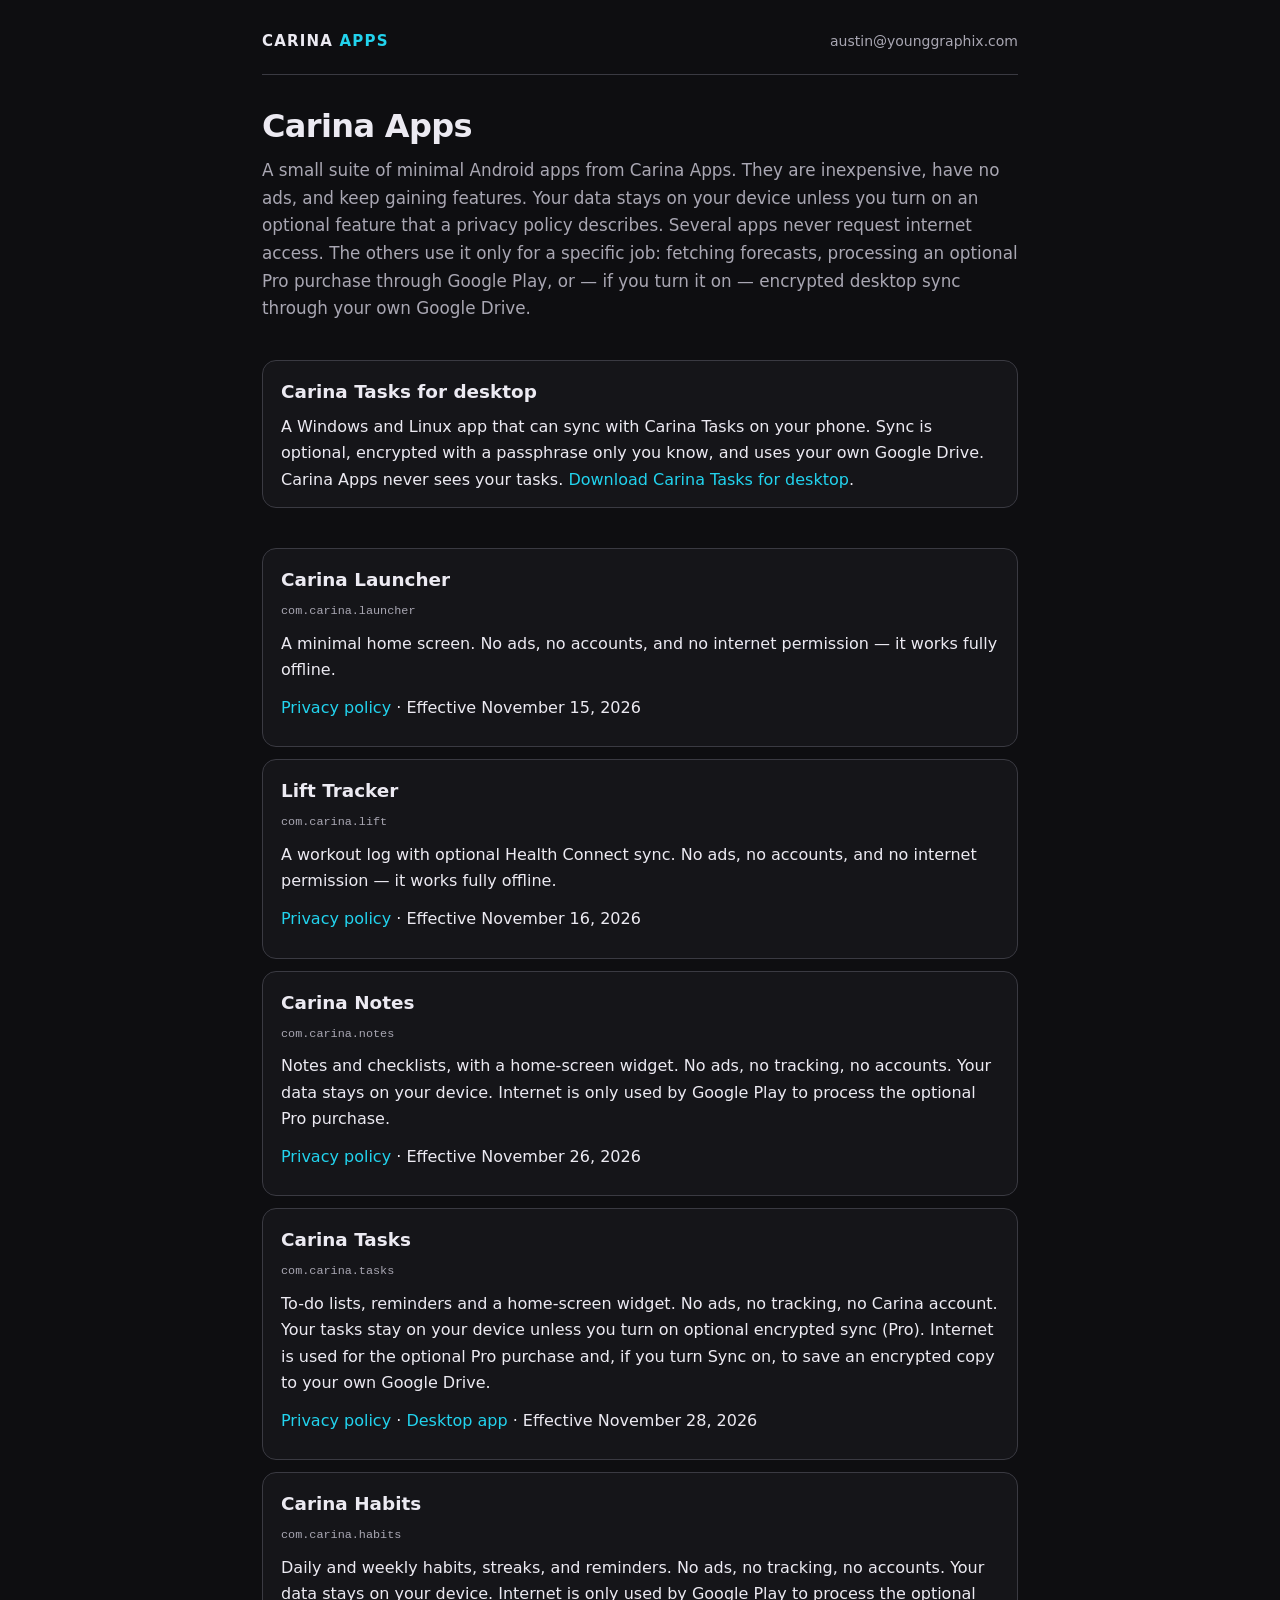
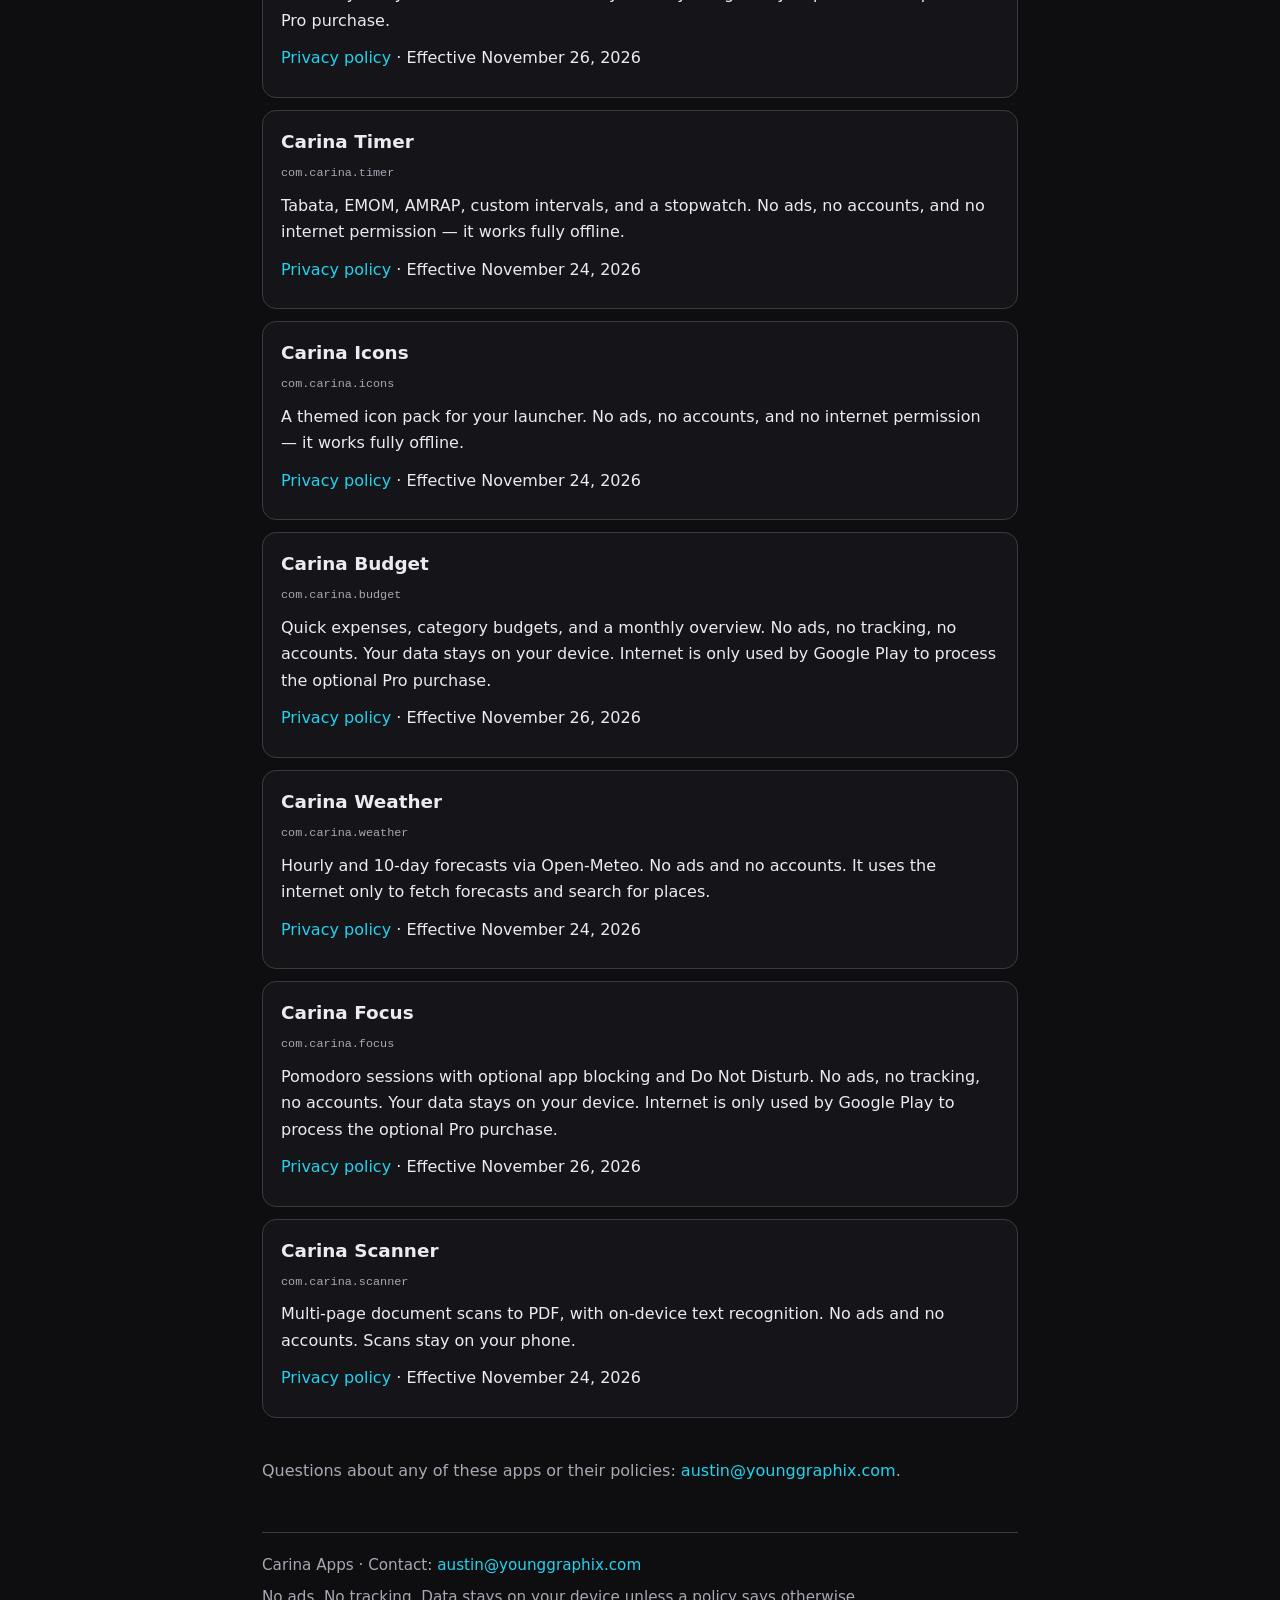
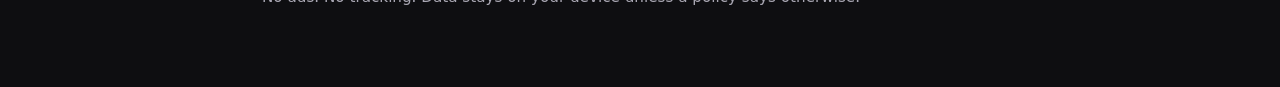
<file: index.html>
<!DOCTYPE html>
<html lang="en">
<head>
<meta charset="utf-8">
<meta name="viewport" content="width=device-width, initial-scale=1">
<title>Carina Apps</title>
<meta name="description" content="Carina Apps — minimal Android apps with no ads and no tracking, and Carina Tasks for desktop.">
<link rel="stylesheet" href="css/site.css">

</head>
<body>
<div class="wrap">
<header class="site">
  <a class="wordmark" href="./">Carina <span>Apps</span></a>
  <nav class="top"><a href="mailto:austin@younggraphix.com">austin@younggraphix.com</a></nav>
</header>

<h1>Carina Apps</h1>
<p class="lede">A small suite of minimal Android apps from Carina Apps. They are inexpensive, have no ads, and keep gaining features. Your data stays on your device unless you turn on an optional feature that a privacy policy describes. Several apps never request internet access. The others use it only for a specific job: fetching forecasts, processing an optional Pro purchase through Google Play, or — if you turn it on — encrypted desktop sync through your own Google Drive.</p>
<div class="desktop-promo">
  <h2>Carina Tasks for desktop</h2>
  <p>A Windows and Linux app that can sync with Carina Tasks on your phone. Sync is optional, encrypted with a passphrase only you know, and uses your own Google Drive. Carina Apps never sees your tasks. <a href="desktop/tasks/">Download Carina Tasks for desktop</a>.</p>
</div>
<ul class="apps">
<li>
  <h2>Carina Launcher</h2>
  <p class="pkg"><code>com.carina.launcher</code></p>
  <p>A minimal home screen. No ads, no accounts, and no internet permission — it works fully offline.</p>
  <p><a href="privacy/launcher/">Privacy policy</a> · Effective November 15, 2026</p>
</li><li>
  <h2>Lift Tracker</h2>
  <p class="pkg"><code>com.carina.lift</code></p>
  <p>A workout log with optional Health Connect sync. No ads, no accounts, and no internet permission — it works fully offline.</p>
  <p><a href="privacy/lift/">Privacy policy</a> · Effective November 16, 2026</p>
</li><li>
  <h2>Carina Notes</h2>
  <p class="pkg"><code>com.carina.notes</code></p>
  <p>Notes and checklists, with a home-screen widget. No ads, no tracking, no accounts. Your data stays on your device. Internet is only used by Google Play to process the optional Pro purchase.</p>
  <p><a href="privacy/notes/">Privacy policy</a> · Effective November 26, 2026</p>
</li><li>
  <h2>Carina Tasks</h2>
  <p class="pkg"><code>com.carina.tasks</code></p>
  <p>To-do lists, reminders and a home-screen widget. No ads, no tracking, no Carina account. Your tasks stay on your device unless you turn on optional encrypted sync (Pro). Internet is used for the optional Pro purchase and, if you turn Sync on, to save an encrypted copy to your own Google Drive.</p>
  <p><a href="privacy/tasks/">Privacy policy</a> · <a href="desktop/tasks/">Desktop app</a> · Effective November 28, 2026</p>
</li><li>
  <h2>Carina Habits</h2>
  <p class="pkg"><code>com.carina.habits</code></p>
  <p>Daily and weekly habits, streaks, and reminders. No ads, no tracking, no accounts. Your data stays on your device. Internet is only used by Google Play to process the optional Pro purchase.</p>
  <p><a href="privacy/habits/">Privacy policy</a> · Effective November 26, 2026</p>
</li><li>
  <h2>Carina Timer</h2>
  <p class="pkg"><code>com.carina.timer</code></p>
  <p>Tabata, EMOM, AMRAP, custom intervals, and a stopwatch. No ads, no accounts, and no internet permission — it works fully offline.</p>
  <p><a href="privacy/timer/">Privacy policy</a> · Effective November 24, 2026</p>
</li><li>
  <h2>Carina Icons</h2>
  <p class="pkg"><code>com.carina.icons</code></p>
  <p>A themed icon pack for your launcher. No ads, no accounts, and no internet permission — it works fully offline.</p>
  <p><a href="privacy/icons/">Privacy policy</a> · Effective November 24, 2026</p>
</li><li>
  <h2>Carina Budget</h2>
  <p class="pkg"><code>com.carina.budget</code></p>
  <p>Quick expenses, category budgets, and a monthly overview. No ads, no tracking, no accounts. Your data stays on your device. Internet is only used by Google Play to process the optional Pro purchase.</p>
  <p><a href="privacy/budget/">Privacy policy</a> · Effective November 26, 2026</p>
</li><li>
  <h2>Carina Weather</h2>
  <p class="pkg"><code>com.carina.weather</code></p>
  <p>Hourly and 10-day forecasts via Open-Meteo. No ads and no accounts. It uses the internet only to fetch forecasts and search for places.</p>
  <p><a href="privacy/weather/">Privacy policy</a> · Effective November 24, 2026</p>
</li><li>
  <h2>Carina Focus</h2>
  <p class="pkg"><code>com.carina.focus</code></p>
  <p>Pomodoro sessions with optional app blocking and Do Not Disturb. No ads, no tracking, no accounts. Your data stays on your device. Internet is only used by Google Play to process the optional Pro purchase.</p>
  <p><a href="privacy/focus/">Privacy policy</a> · Effective November 26, 2026</p>
</li><li>
  <h2>Carina Scanner</h2>
  <p class="pkg"><code>com.carina.scanner</code></p>
  <p>Multi-page document scans to PDF, with on-device text recognition. No ads and no accounts. Scans stay on your phone.</p>
  <p><a href="privacy/scanner/">Privacy policy</a> · Effective November 24, 2026</p>
</li>
</ul>
<p class="muted">Questions about any of these apps or their policies: <a href="mailto:austin@younggraphix.com">austin@younggraphix.com</a>.</p>

<footer class="site">
  <p>Carina Apps · Contact: <a href="mailto:austin@younggraphix.com">austin@younggraphix.com</a></p>
  <p>No ads. No tracking. Data stays on your device unless a policy says otherwise.</p>
</footer>
</div>
</body>
</html>
</file>
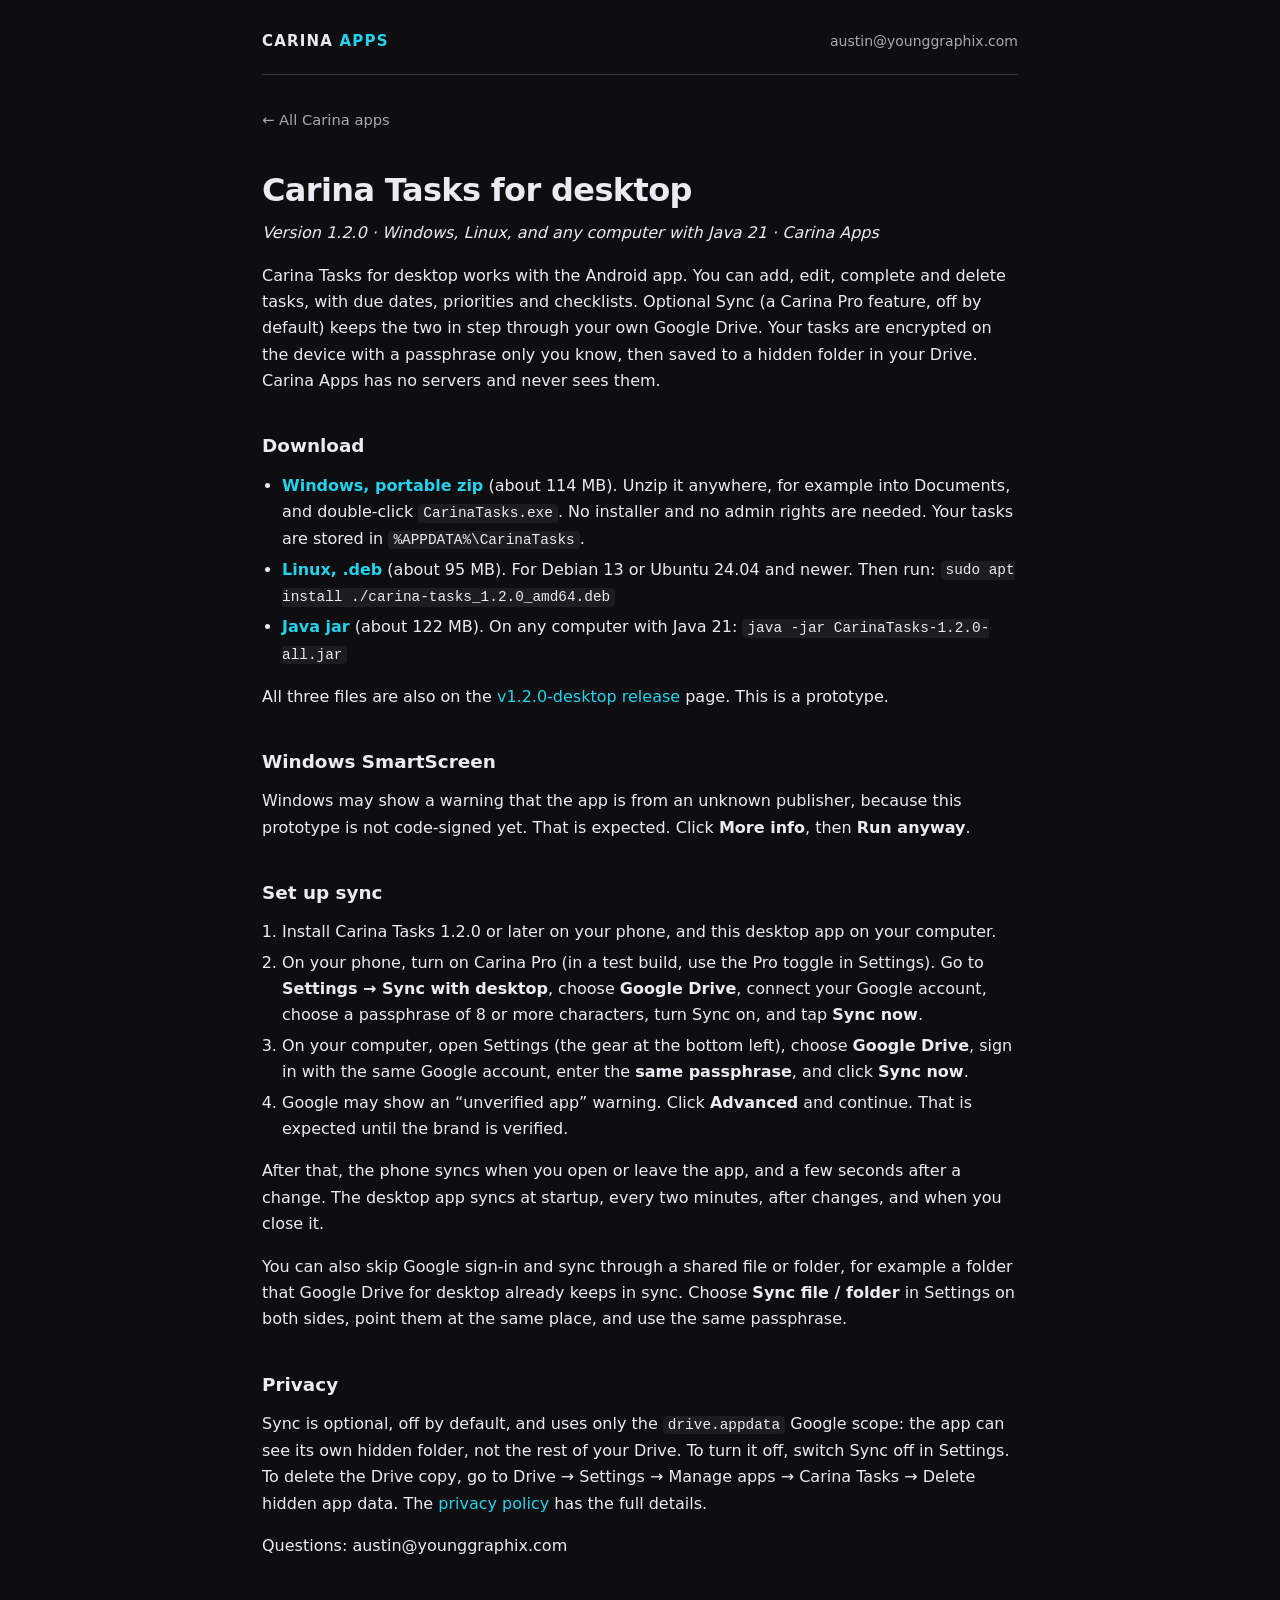
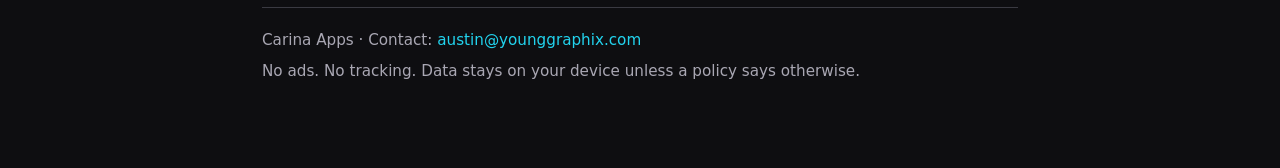
<file: desktop/tasks/index.html>
<!DOCTYPE html>
<html lang="en">
<head>
<meta charset="utf-8">
<meta name="viewport" content="width=device-width, initial-scale=1">
<title>Carina Tasks for desktop</title>
<meta name="description" content="Carina Apps — minimal Android apps with no ads and no tracking, and Carina Tasks for desktop.">
<link rel="stylesheet" href="../../css/site.css">

</head>
<body>
<div class="wrap">
<header class="site">
  <a class="wordmark" href="../../">Carina <span>Apps</span></a>
  <nav class="top"><a href="mailto:austin@younggraphix.com">austin@younggraphix.com</a></nav>
</header>
<p><a class="back" href="../../">← All Carina apps</a></p>
<article class="policy">
<h1>Carina Tasks for desktop</h1>
<p><em>Version 1.2.0 · Windows, Linux, and any computer with Java 21 · Carina Apps</em></p>
<p>Carina Tasks for desktop works with the Android app. You can add, edit, complete and delete tasks, with due dates, priorities and checklists. Optional Sync (a Carina Pro feature, off by default) keeps the two in step through your own Google Drive. Your tasks are encrypted on the device with a passphrase only you know, then saved to a hidden folder in your Drive. Carina Apps has no servers and never sees them.</p>
<h2>Download</h2>
<ul>
<li><strong><a href="https://github.com/younggraphix/carina-apps/releases/download/v1.2.0-desktop/CarinaTasks-1.2.0-windows-x64-portable.zip">Windows, portable zip</a></strong> (about 114 MB). Unzip it anywhere, for example into Documents, and double-click <code>CarinaTasks.exe</code>. No installer and no admin rights are needed. Your tasks are stored in <code>%APPDATA%\CarinaTasks</code>.</li>
<li><strong><a href="https://github.com/younggraphix/carina-apps/releases/download/v1.2.0-desktop/carina-tasks_1.2.0_amd64.deb">Linux, .deb</a></strong> (about 95 MB). For Debian 13 or Ubuntu 24.04 and newer. Then run: <code>sudo apt install ./carina-tasks_1.2.0_amd64.deb</code></li>
<li><strong><a href="https://github.com/younggraphix/carina-apps/releases/download/v1.2.0-desktop/CarinaTasks-1.2.0-all.jar">Java jar</a></strong> (about 122 MB). On any computer with Java 21: <code>java -jar CarinaTasks-1.2.0-all.jar</code></li>
</ul>
<p>All three files are also on the <a href="https://github.com/younggraphix/carina-apps/releases/tag/v1.2.0-desktop">v1.2.0-desktop release</a> page. This is a prototype.</p>
<h2>Windows SmartScreen</h2>
<p>Windows may show a warning that the app is from an unknown publisher, because this prototype is not code-signed yet. That is expected. Click <strong>More info</strong>, then <strong>Run anyway</strong>.</p>
<h2>Set up sync</h2>
<ol>
<li>Install Carina Tasks 1.2.0 or later on your phone, and this desktop app on your computer.</li>
<li>On your phone, turn on Carina Pro (in a test build, use the Pro toggle in Settings). Go to <strong>Settings → Sync with desktop</strong>, choose <strong>Google Drive</strong>, connect your Google account, choose a passphrase of 8 or more characters, turn Sync on, and tap <strong>Sync now</strong>.</li>
<li>On your computer, open Settings (the gear at the bottom left), choose <strong>Google Drive</strong>, sign in with the same Google account, enter the <strong>same passphrase</strong>, and click <strong>Sync now</strong>.</li>
<li>Google may show an &ldquo;unverified app&rdquo; warning. Click <strong>Advanced</strong> and continue. That is expected until the brand is verified.</li>
</ol>
<p>After that, the phone syncs when you open or leave the app, and a few seconds after a change. The desktop app syncs at startup, every two minutes, after changes, and when you close it.</p>
<p>You can also skip Google sign-in and sync through a shared file or folder, for example a folder that Google Drive for desktop already keeps in sync. Choose <strong>Sync file / folder</strong> in Settings on both sides, point them at the same place, and use the same passphrase.</p>
<h2>Privacy</h2>
<p>Sync is optional, off by default, and uses only the <code>drive.appdata</code> Google scope: the app can see its own hidden folder, not the rest of your Drive. To turn it off, switch Sync off in Settings. To delete the Drive copy, go to Drive → Settings → Manage apps → Carina Tasks → Delete hidden app data. The <a href="https://younggraphix.github.io/carina-apps/privacy/tasks/">privacy policy</a> has the full details.</p>
<p>Questions: austin@younggraphix.com</p>
</article>

<footer class="site">
  <p>Carina Apps · Contact: <a href="mailto:austin@younggraphix.com">austin@younggraphix.com</a></p>
  <p>No ads. No tracking. Data stays on your device unless a policy says otherwise.</p>
</footer>
</div>
</body>
</html>
</file>
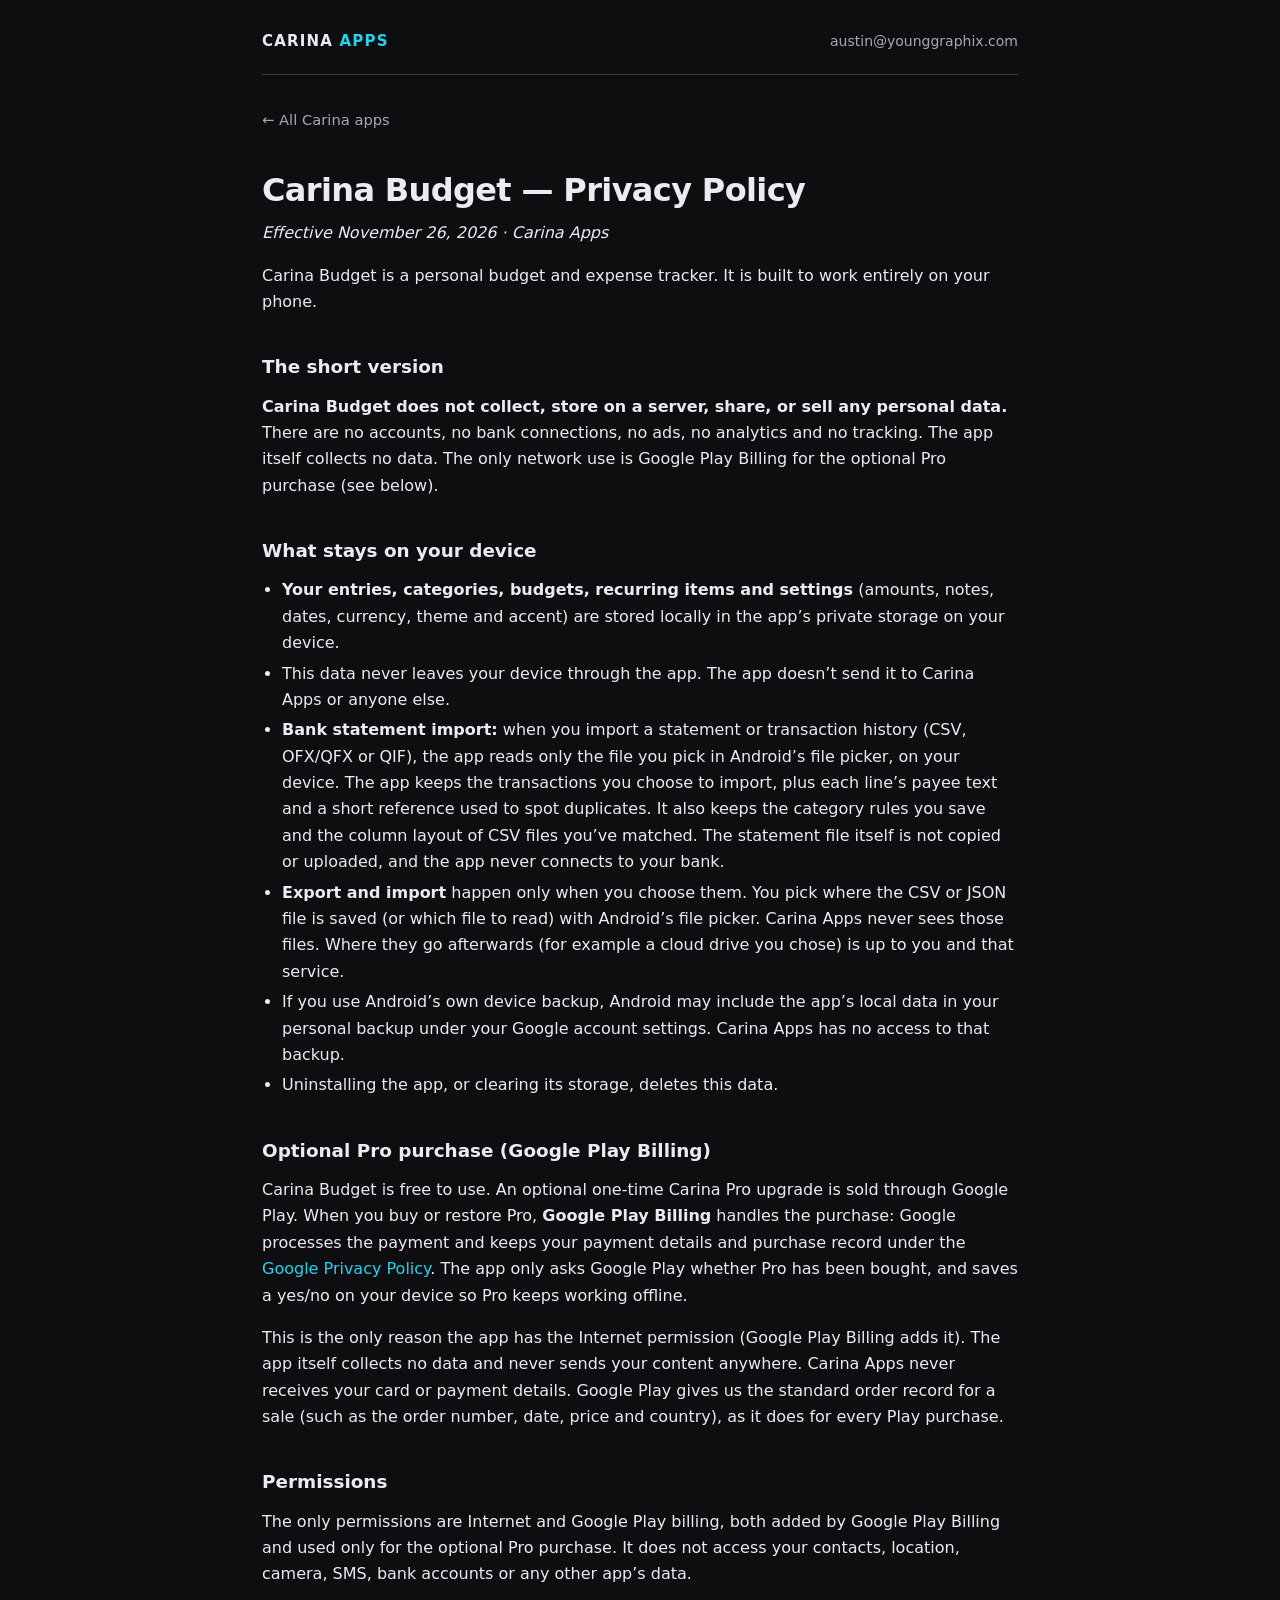
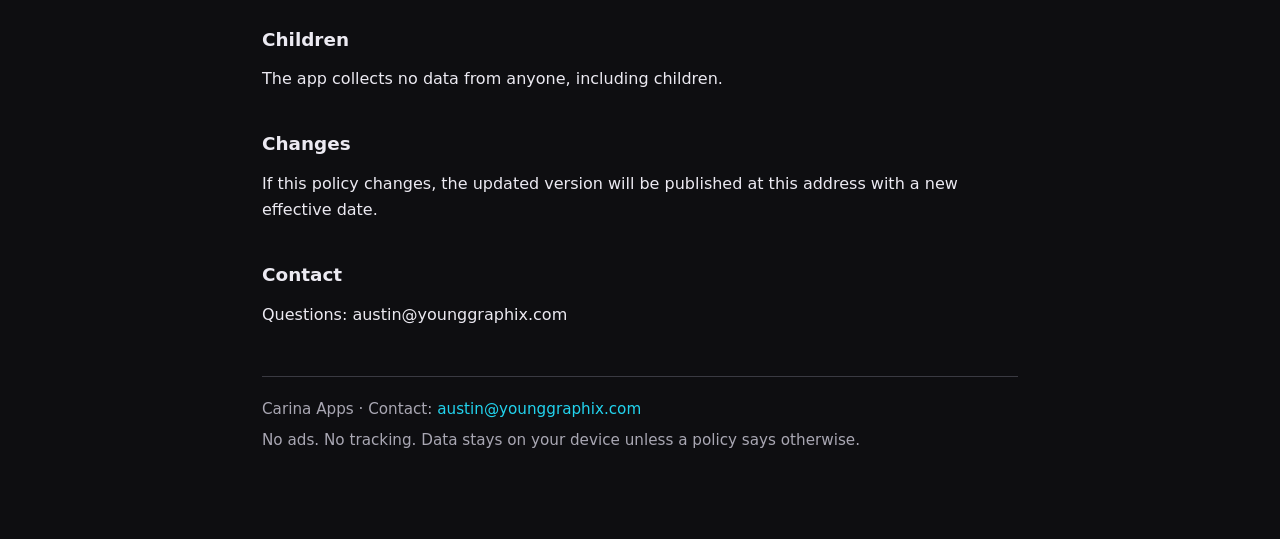
<file: privacy/budget/index.html>
<!DOCTYPE html>
<html lang="en">
<head>
<meta charset="utf-8">
<meta name="viewport" content="width=device-width, initial-scale=1">
<title>Carina Budget – Privacy Policy</title>
<meta name="description" content="Carina Apps — minimal Android apps with no ads and no tracking, and Carina Tasks for desktop.">
<link rel="stylesheet" href="../../css/site.css">

</head>
<body>
<div class="wrap">
<header class="site">
  <a class="wordmark" href="../../">Carina <span>Apps</span></a>
  <nav class="top"><a href="mailto:austin@younggraphix.com">austin@younggraphix.com</a></nav>
</header>
<p><a class="back" href="../../">← All Carina apps</a></p>
<article class="policy">
<h1>Carina Budget — Privacy Policy</h1>
<p><em>Effective November 26, 2026 · Carina Apps</em></p>
<p>Carina Budget is a personal budget and expense tracker. It is built to work entirely on your phone.</p>
<h2>The short version</h2>
<p><strong>Carina Budget does not collect, store on a server, share, or sell any personal data.</strong> There are no accounts, no bank connections, no ads, no analytics and no tracking. The app itself collects no data. The only network use is Google Play Billing for the optional Pro purchase (see below).</p>
<h2>What stays on your device</h2>
<ul>
<li><strong>Your entries, categories, budgets, recurring items and settings</strong> (amounts, notes, dates, currency, theme and accent) are stored locally in the app&rsquo;s private storage on your device.</li>
<li>This data never leaves your device through the app. The app doesn&rsquo;t send it to Carina Apps or anyone else.</li>
<li><strong>Bank statement import:</strong> when you import a statement or transaction history (CSV, OFX/QFX or QIF), the app reads only the file you pick in Android&rsquo;s file picker, on your device. The app keeps the transactions you choose to import, plus each line&rsquo;s payee text and a short reference used to spot duplicates. It also keeps the category rules you save and the column layout of CSV files you&rsquo;ve matched. The statement file itself is not copied or uploaded, and the app never connects to your bank.</li>
<li><strong>Export and import</strong> happen only when you choose them. You pick where the CSV or JSON file is saved (or which file to read) with Android&rsquo;s file picker. Carina Apps never sees those files. Where they go afterwards (for example a cloud drive you chose) is up to you and that service.</li>
<li>If you use Android&rsquo;s own device backup, Android may include the app&rsquo;s local data in your personal backup under your Google account settings. Carina Apps has no access to that backup.</li>
<li>Uninstalling the app, or clearing its storage, deletes this data.</li>
</ul>
<h2>Optional Pro purchase (Google Play Billing)</h2>
<p>Carina Budget is free to use. An optional one-time Carina Pro upgrade is sold through Google Play. When you buy or restore Pro, <strong>Google Play Billing</strong> handles the purchase: Google processes the payment and keeps your payment details and purchase record under the <a href="https://policies.google.com/privacy">Google Privacy Policy</a>. The app only asks Google Play whether Pro has been bought, and saves a yes/no on your device so Pro keeps working offline.</p>
<p>This is the only reason the app has the Internet permission (Google Play Billing adds it). The app itself collects no data and never sends your content anywhere. Carina Apps never receives your card or payment details. Google Play gives us the standard order record for a sale (such as the order number, date, price and country), as it does for every Play purchase.</p>
<h2>Permissions</h2>
<p>The only permissions are Internet and Google Play billing, both added by Google Play Billing and used only for the optional Pro purchase. It does not access your contacts, location, camera, SMS, bank accounts or any other app&rsquo;s data.</p>
<h2>Children</h2>
<p>The app collects no data from anyone, including children.</p>
<h2>Changes</h2>
<p>If this policy changes, the updated version will be published at this address with a new effective date.</p>
<h2>Contact</h2>
<p>Questions: austin@younggraphix.com</p>
</article>

<footer class="site">
  <p>Carina Apps · Contact: <a href="mailto:austin@younggraphix.com">austin@younggraphix.com</a></p>
  <p>No ads. No tracking. Data stays on your device unless a policy says otherwise.</p>
</footer>
</div>
</body>
</html>
</file>
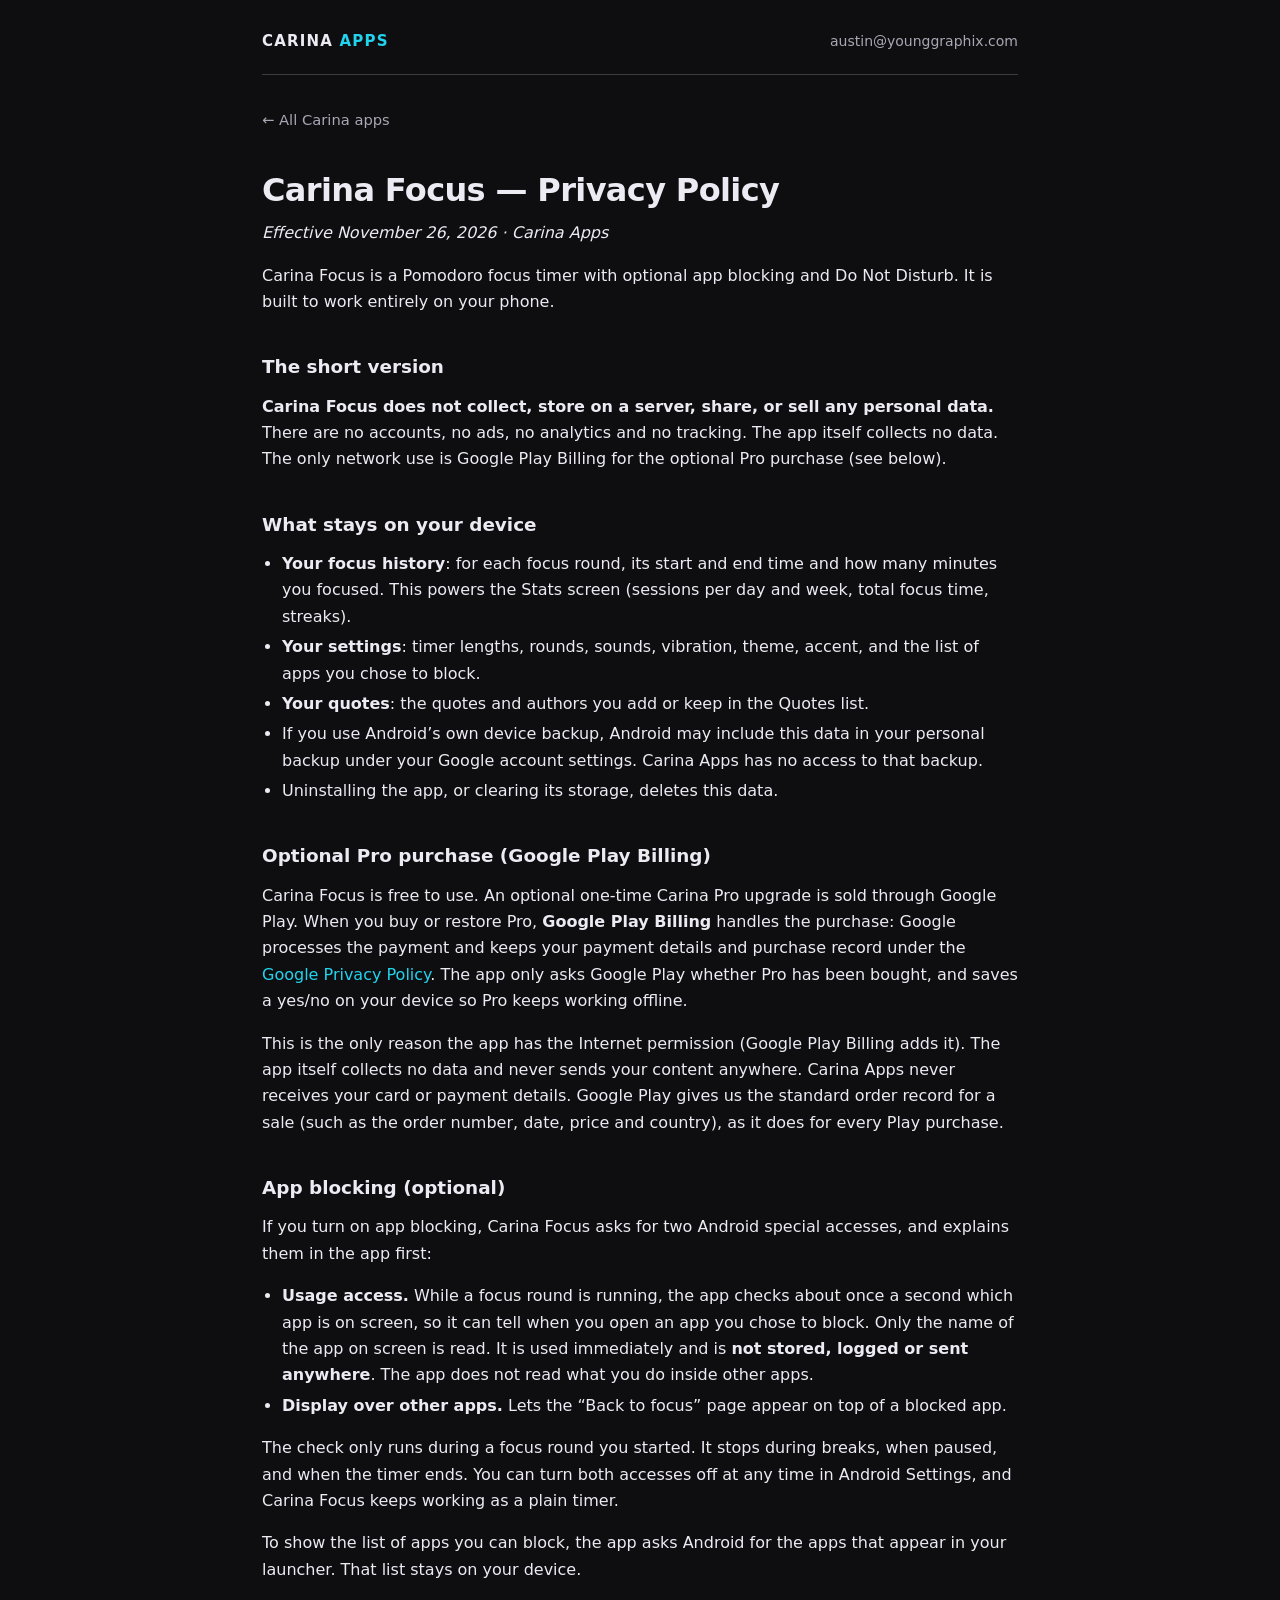
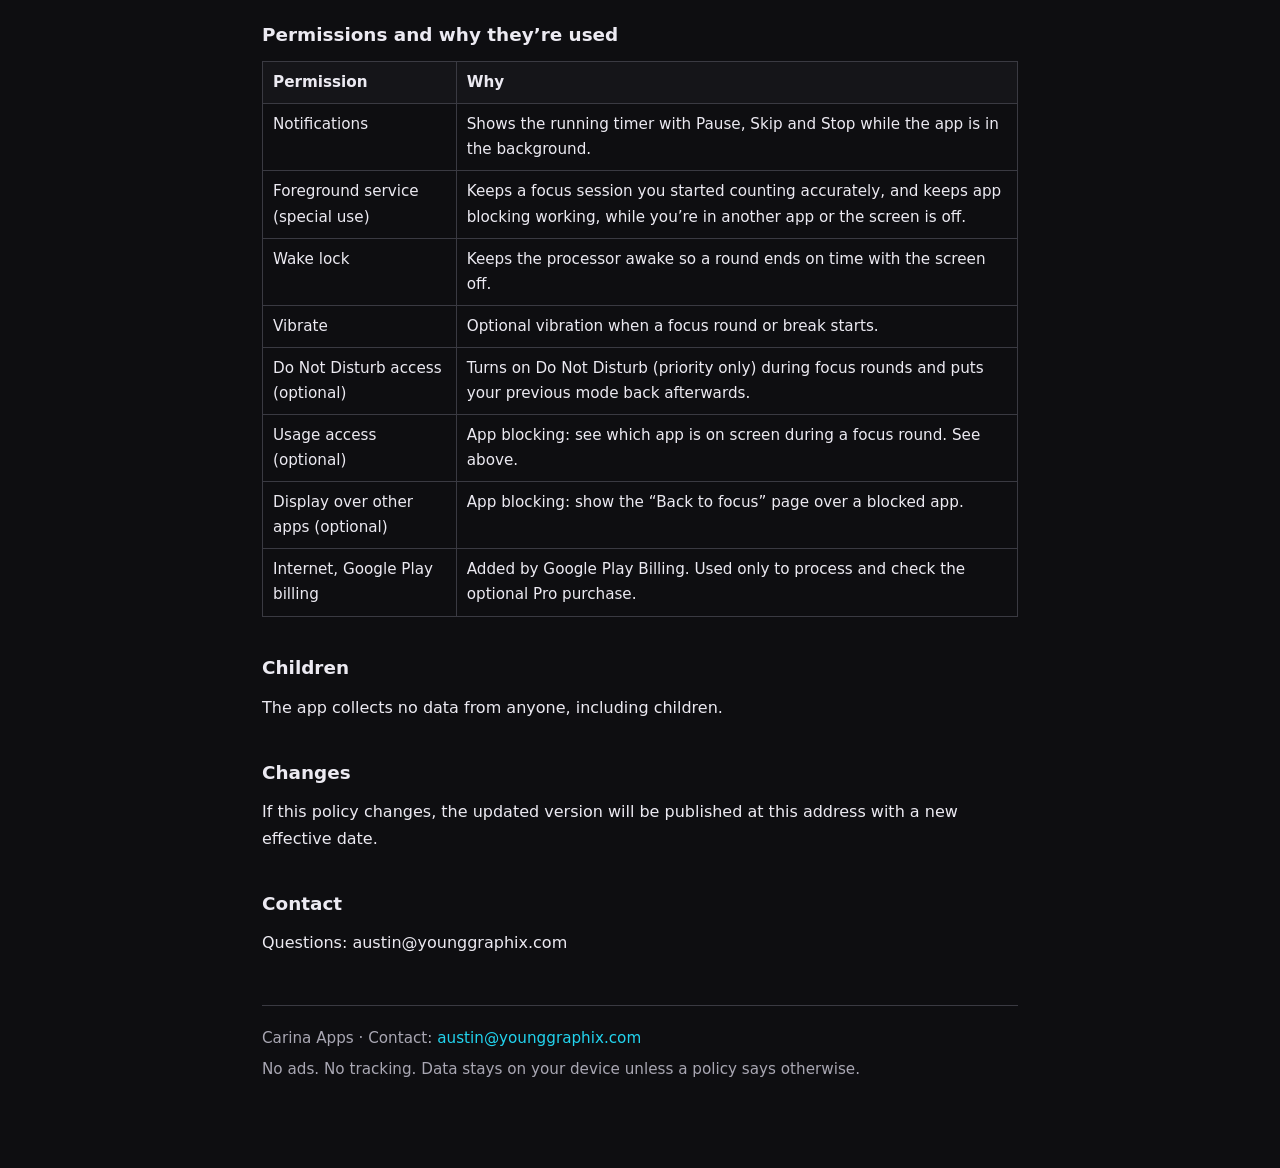
<file: privacy/focus/index.html>
<!DOCTYPE html>
<html lang="en">
<head>
<meta charset="utf-8">
<meta name="viewport" content="width=device-width, initial-scale=1">
<title>Carina Focus – Privacy Policy</title>
<meta name="description" content="Carina Apps — minimal Android apps with no ads and no tracking, and Carina Tasks for desktop.">
<link rel="stylesheet" href="../../css/site.css">

</head>
<body>
<div class="wrap">
<header class="site">
  <a class="wordmark" href="../../">Carina <span>Apps</span></a>
  <nav class="top"><a href="mailto:austin@younggraphix.com">austin@younggraphix.com</a></nav>
</header>
<p><a class="back" href="../../">← All Carina apps</a></p>
<article class="policy">
<h1>Carina Focus — Privacy Policy</h1>
<p><em>Effective November 26, 2026 · Carina Apps</em></p>
<p>Carina Focus is a Pomodoro focus timer with optional app blocking and Do Not Disturb. It is built to work entirely on your phone.</p>
<h2>The short version</h2>
<p><strong>Carina Focus does not collect, store on a server, share, or sell any personal data.</strong> There are no accounts, no ads, no analytics and no tracking. The app itself collects no data. The only network use is Google Play Billing for the optional Pro purchase (see below).</p>
<h2>What stays on your device</h2>
<ul>
<li><strong>Your focus history</strong>: for each focus round, its start and end time and how many minutes you focused. This powers the Stats screen (sessions per day and week, total focus time, streaks).</li>
<li><strong>Your settings</strong>: timer lengths, rounds, sounds, vibration, theme, accent, and the list of apps you chose to block.</li>
<li><strong>Your quotes</strong>: the quotes and authors you add or keep in the Quotes list.</li>
<li>If you use Android&rsquo;s own device backup, Android may include this data in your personal backup under your Google account settings. Carina Apps has no access to that backup.</li>
<li>Uninstalling the app, or clearing its storage, deletes this data.</li>
</ul>
<h2>Optional Pro purchase (Google Play Billing)</h2>
<p>Carina Focus is free to use. An optional one-time Carina Pro upgrade is sold through Google Play. When you buy or restore Pro, <strong>Google Play Billing</strong> handles the purchase: Google processes the payment and keeps your payment details and purchase record under the <a href="https://policies.google.com/privacy">Google Privacy Policy</a>. The app only asks Google Play whether Pro has been bought, and saves a yes/no on your device so Pro keeps working offline.</p>
<p>This is the only reason the app has the Internet permission (Google Play Billing adds it). The app itself collects no data and never sends your content anywhere. Carina Apps never receives your card or payment details. Google Play gives us the standard order record for a sale (such as the order number, date, price and country), as it does for every Play purchase.</p>
<h2>App blocking (optional)</h2>
<p>If you turn on app blocking, Carina Focus asks for two Android special accesses, and explains them in the app first:</p>
<ul>
<li><strong>Usage access.</strong> While a focus round is running, the app checks about once a second which app is on screen, so it can tell when you open an app you chose to block. Only the name of the app on screen is read. It is used immediately and is <strong>not stored, logged or sent anywhere</strong>. The app does not read what you do inside other apps.</li>
<li><strong>Display over other apps.</strong> Lets the &ldquo;Back to focus&rdquo; page appear on top of a blocked app.</li>
</ul>
<p>The check only runs during a focus round you started. It stops during breaks, when paused, and when the timer ends. You can turn both accesses off at any time in Android Settings, and Carina Focus keeps working as a plain timer.</p>
<p>To show the list of apps you can block, the app asks Android for the apps that appear in your launcher. That list stays on your device.</p>
<h2>Permissions and why they&rsquo;re used</h2>
<table>
<thead>
<tr>
<th>Permission</th>
<th>Why</th>
</tr>
</thead>
<tbody>
<tr>
<td>Notifications</td>
<td>Shows the running timer with Pause, Skip and Stop while the app is in the background.</td>
</tr>
<tr>
<td>Foreground service (special use)</td>
<td>Keeps a focus session you started counting accurately, and keeps app blocking working, while you&rsquo;re in another app or the screen is off.</td>
</tr>
<tr>
<td>Wake lock</td>
<td>Keeps the processor awake so a round ends on time with the screen off.</td>
</tr>
<tr>
<td>Vibrate</td>
<td>Optional vibration when a focus round or break starts.</td>
</tr>
<tr>
<td>Do Not Disturb access (optional)</td>
<td>Turns on Do Not Disturb (priority only) during focus rounds and puts your previous mode back afterwards.</td>
</tr>
<tr>
<td>Usage access (optional)</td>
<td>App blocking: see which app is on screen during a focus round. See above.</td>
</tr>
<tr>
<td>Display over other apps (optional)</td>
<td>App blocking: show the &ldquo;Back to focus&rdquo; page over a blocked app.</td>
</tr>
<tr>
<td>Internet, Google Play billing</td>
<td>Added by Google Play Billing. Used only to process and check the optional Pro purchase.</td>
</tr>
</tbody>
</table>
<h2>Children</h2>
<p>The app collects no data from anyone, including children.</p>
<h2>Changes</h2>
<p>If this policy changes, the updated version will be published at this address with a new effective date.</p>
<h2>Contact</h2>
<p>Questions: austin@younggraphix.com</p>
</article>

<footer class="site">
  <p>Carina Apps · Contact: <a href="mailto:austin@younggraphix.com">austin@younggraphix.com</a></p>
  <p>No ads. No tracking. Data stays on your device unless a policy says otherwise.</p>
</footer>
</div>
</body>
</html>
</file>
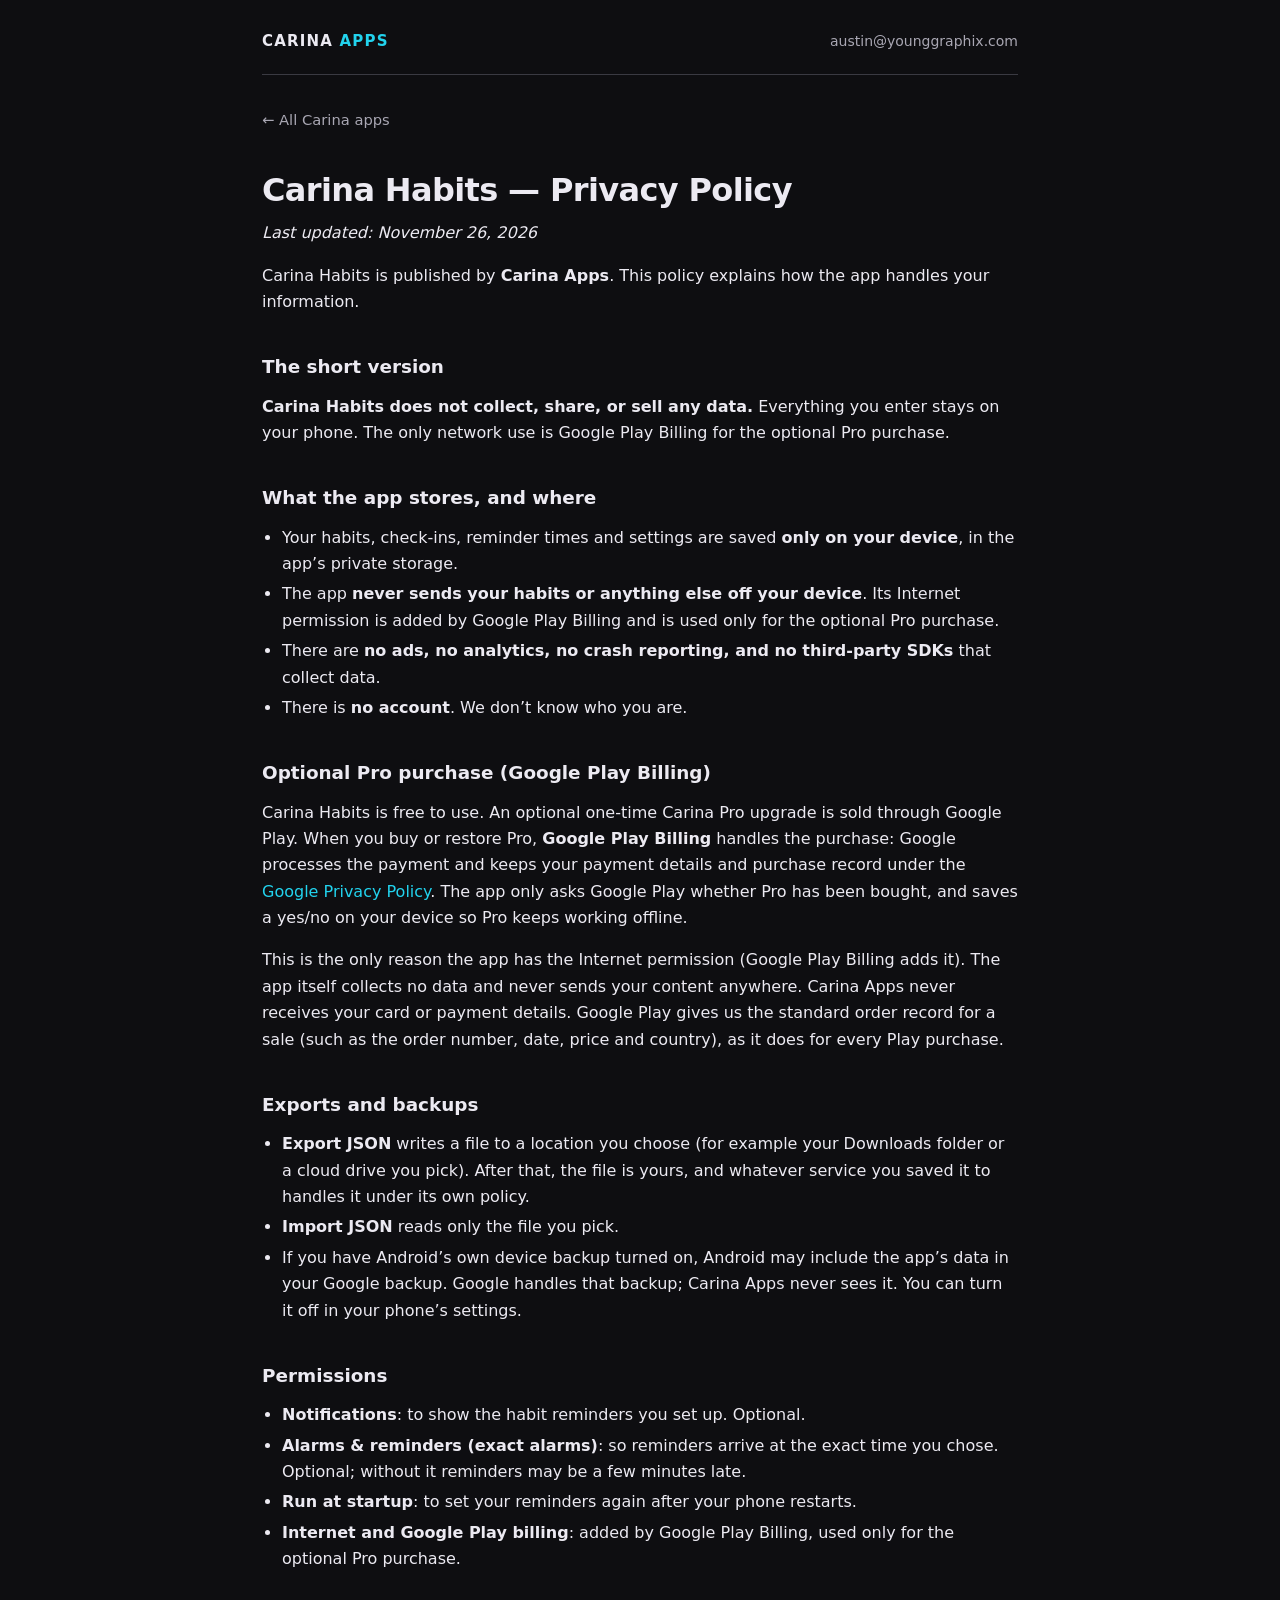
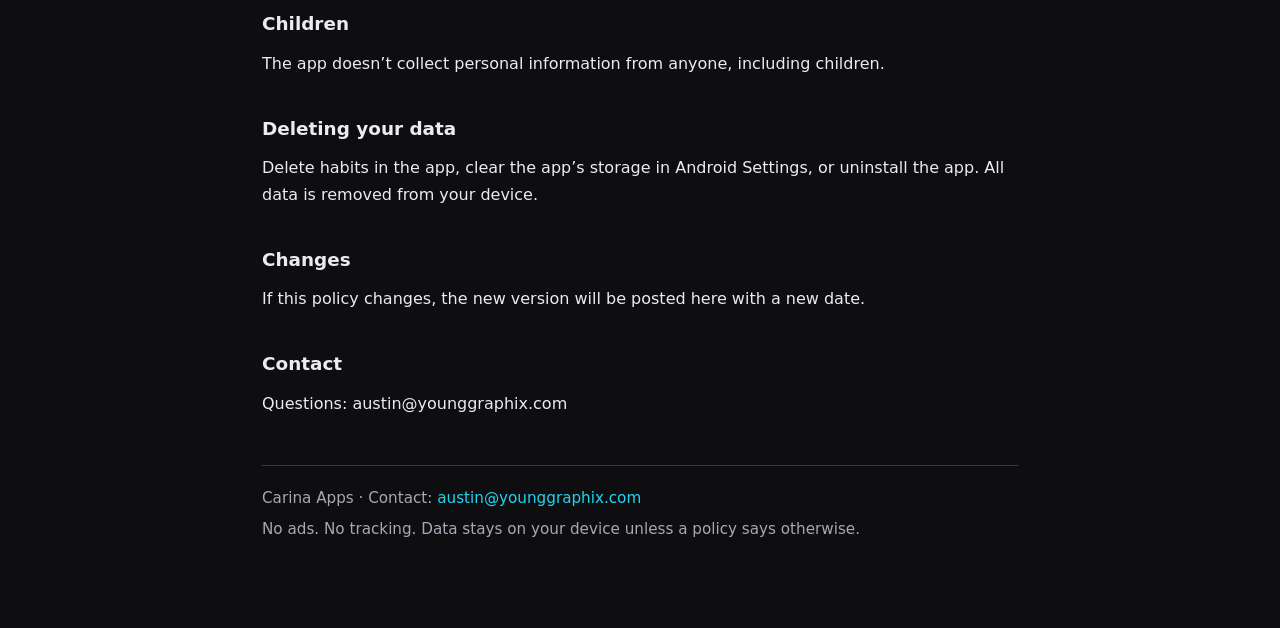
<file: privacy/habits/index.html>
<!DOCTYPE html>
<html lang="en">
<head>
<meta charset="utf-8">
<meta name="viewport" content="width=device-width, initial-scale=1">
<title>Carina Habits – Privacy Policy</title>
<meta name="description" content="Carina Apps — minimal Android apps with no ads and no tracking, and Carina Tasks for desktop.">
<link rel="stylesheet" href="../../css/site.css">

</head>
<body>
<div class="wrap">
<header class="site">
  <a class="wordmark" href="../../">Carina <span>Apps</span></a>
  <nav class="top"><a href="mailto:austin@younggraphix.com">austin@younggraphix.com</a></nav>
</header>
<p><a class="back" href="../../">← All Carina apps</a></p>
<article class="policy">
<h1>Carina Habits — Privacy Policy</h1>
<p><em>Last updated: November 26, 2026</em></p>
<p>Carina Habits is published by <strong>Carina Apps</strong>. This policy explains how the app handles your information.</p>
<h2>The short version</h2>
<p><strong>Carina Habits does not collect, share, or sell any data.</strong> Everything you enter stays on your phone. The only network use is Google Play Billing for the optional Pro purchase.</p>
<h2>What the app stores, and where</h2>
<ul>
<li>Your habits, check-ins, reminder times and settings are saved <strong>only on your device</strong>, in the app&rsquo;s private storage.</li>
<li>The app <strong>never sends your habits or anything else off your device</strong>. Its Internet permission is added by Google Play Billing and is used only for the optional Pro purchase.</li>
<li>There are <strong>no ads, no analytics, no crash reporting, and no third-party SDKs</strong> that collect data.</li>
<li>There is <strong>no account</strong>. We don&rsquo;t know who you are.</li>
</ul>
<h2>Optional Pro purchase (Google Play Billing)</h2>
<p>Carina Habits is free to use. An optional one-time Carina Pro upgrade is sold through Google Play. When you buy or restore Pro, <strong>Google Play Billing</strong> handles the purchase: Google processes the payment and keeps your payment details and purchase record under the <a href="https://policies.google.com/privacy">Google Privacy Policy</a>. The app only asks Google Play whether Pro has been bought, and saves a yes/no on your device so Pro keeps working offline.</p>
<p>This is the only reason the app has the Internet permission (Google Play Billing adds it). The app itself collects no data and never sends your content anywhere. Carina Apps never receives your card or payment details. Google Play gives us the standard order record for a sale (such as the order number, date, price and country), as it does for every Play purchase.</p>
<h2>Exports and backups</h2>
<ul>
<li><strong>Export JSON</strong> writes a file to a location you choose (for example your Downloads folder or a cloud drive you pick). After that, the file is yours, and whatever service you saved it to handles it under its own policy.</li>
<li><strong>Import JSON</strong> reads only the file you pick.</li>
<li>If you have Android&rsquo;s own device backup turned on, Android may include the app&rsquo;s data in your Google backup. Google handles that backup; Carina Apps never sees it. You can turn it off in your phone&rsquo;s settings.</li>
</ul>
<h2>Permissions</h2>
<ul>
<li><strong>Notifications</strong>: to show the habit reminders you set up. Optional.</li>
<li><strong>Alarms &amp; reminders (exact alarms)</strong>: so reminders arrive at the exact time you chose. Optional; without it reminders may be a few minutes late.</li>
<li><strong>Run at startup</strong>: to set your reminders again after your phone restarts.</li>
<li><strong>Internet and Google Play billing</strong>: added by Google Play Billing, used only for the optional Pro purchase.</li>
</ul>
<h2>Children</h2>
<p>The app doesn&rsquo;t collect personal information from anyone, including children.</p>
<h2>Deleting your data</h2>
<p>Delete habits in the app, clear the app&rsquo;s storage in Android Settings, or uninstall the app. All data is removed from your device.</p>
<h2>Changes</h2>
<p>If this policy changes, the new version will be posted here with a new date.</p>
<h2>Contact</h2>
<p>Questions: austin@younggraphix.com</p>
</article>

<footer class="site">
  <p>Carina Apps · Contact: <a href="mailto:austin@younggraphix.com">austin@younggraphix.com</a></p>
  <p>No ads. No tracking. Data stays on your device unless a policy says otherwise.</p>
</footer>
</div>
</body>
</html>
</file>
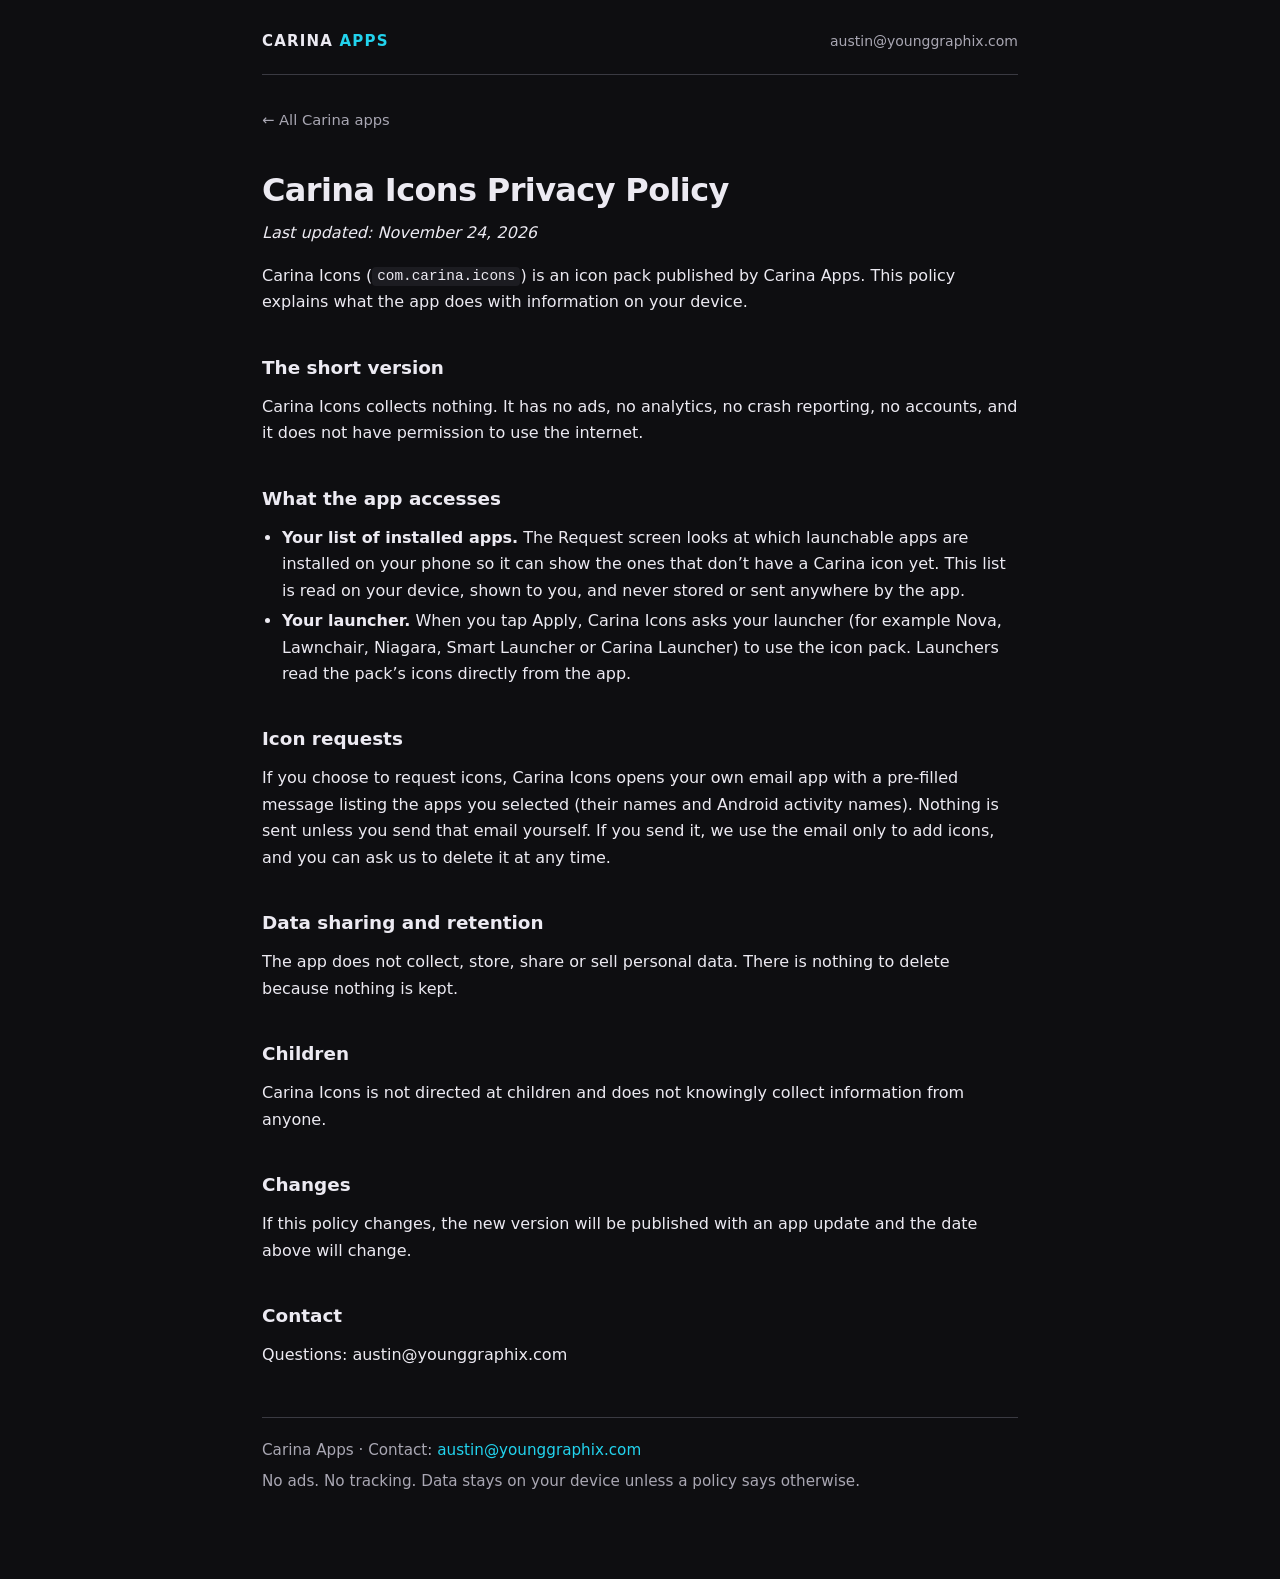
<file: privacy/icons/index.html>
<!DOCTYPE html>
<html lang="en">
<head>
<meta charset="utf-8">
<meta name="viewport" content="width=device-width, initial-scale=1">
<title>Carina Icons – Privacy Policy</title>
<meta name="description" content="Carina Apps — minimal Android apps with no ads and no tracking, and Carina Tasks for desktop.">
<link rel="stylesheet" href="../../css/site.css">

</head>
<body>
<div class="wrap">
<header class="site">
  <a class="wordmark" href="../../">Carina <span>Apps</span></a>
  <nav class="top"><a href="mailto:austin@younggraphix.com">austin@younggraphix.com</a></nav>
</header>
<p><a class="back" href="../../">← All Carina apps</a></p>
<article class="policy">
<h1>Carina Icons Privacy Policy</h1>
<p><em>Last updated: November 24, 2026</em></p>
<p>Carina Icons (<code>com.carina.icons</code>) is an icon pack published by Carina Apps. This policy explains what the app does with information on your device.</p>
<h2>The short version</h2>
<p>Carina Icons collects nothing. It has no ads, no analytics, no crash reporting, no accounts, and it does not have permission to use the internet.</p>
<h2>What the app accesses</h2>
<ul>
<li><strong>Your list of installed apps.</strong> The Request screen looks at which launchable apps are installed on your phone so it can show the ones that don&rsquo;t have a Carina icon yet. This list is read on your device, shown to you, and never stored or sent anywhere by the app.</li>
<li><strong>Your launcher.</strong> When you tap Apply, Carina Icons asks your launcher (for example Nova, Lawnchair, Niagara, Smart Launcher or Carina Launcher) to use the icon pack. Launchers read the pack&rsquo;s icons directly from the app.</li>
</ul>
<h2>Icon requests</h2>
<p>If you choose to request icons, Carina Icons opens your own email app with a pre-filled message listing the apps you selected (their names and Android activity names). Nothing is sent unless you send that email yourself. If you send it, we use the email only to add icons, and you can ask us to delete it at any time.</p>
<h2>Data sharing and retention</h2>
<p>The app does not collect, store, share or sell personal data. There is nothing to delete because nothing is kept.</p>
<h2>Children</h2>
<p>Carina Icons is not directed at children and does not knowingly collect information from anyone.</p>
<h2>Changes</h2>
<p>If this policy changes, the new version will be published with an app update and the date above will change.</p>
<h2>Contact</h2>
<p>Questions: austin@younggraphix.com</p>
</article>

<footer class="site">
  <p>Carina Apps · Contact: <a href="mailto:austin@younggraphix.com">austin@younggraphix.com</a></p>
  <p>No ads. No tracking. Data stays on your device unless a policy says otherwise.</p>
</footer>
</div>
</body>
</html>
</file>
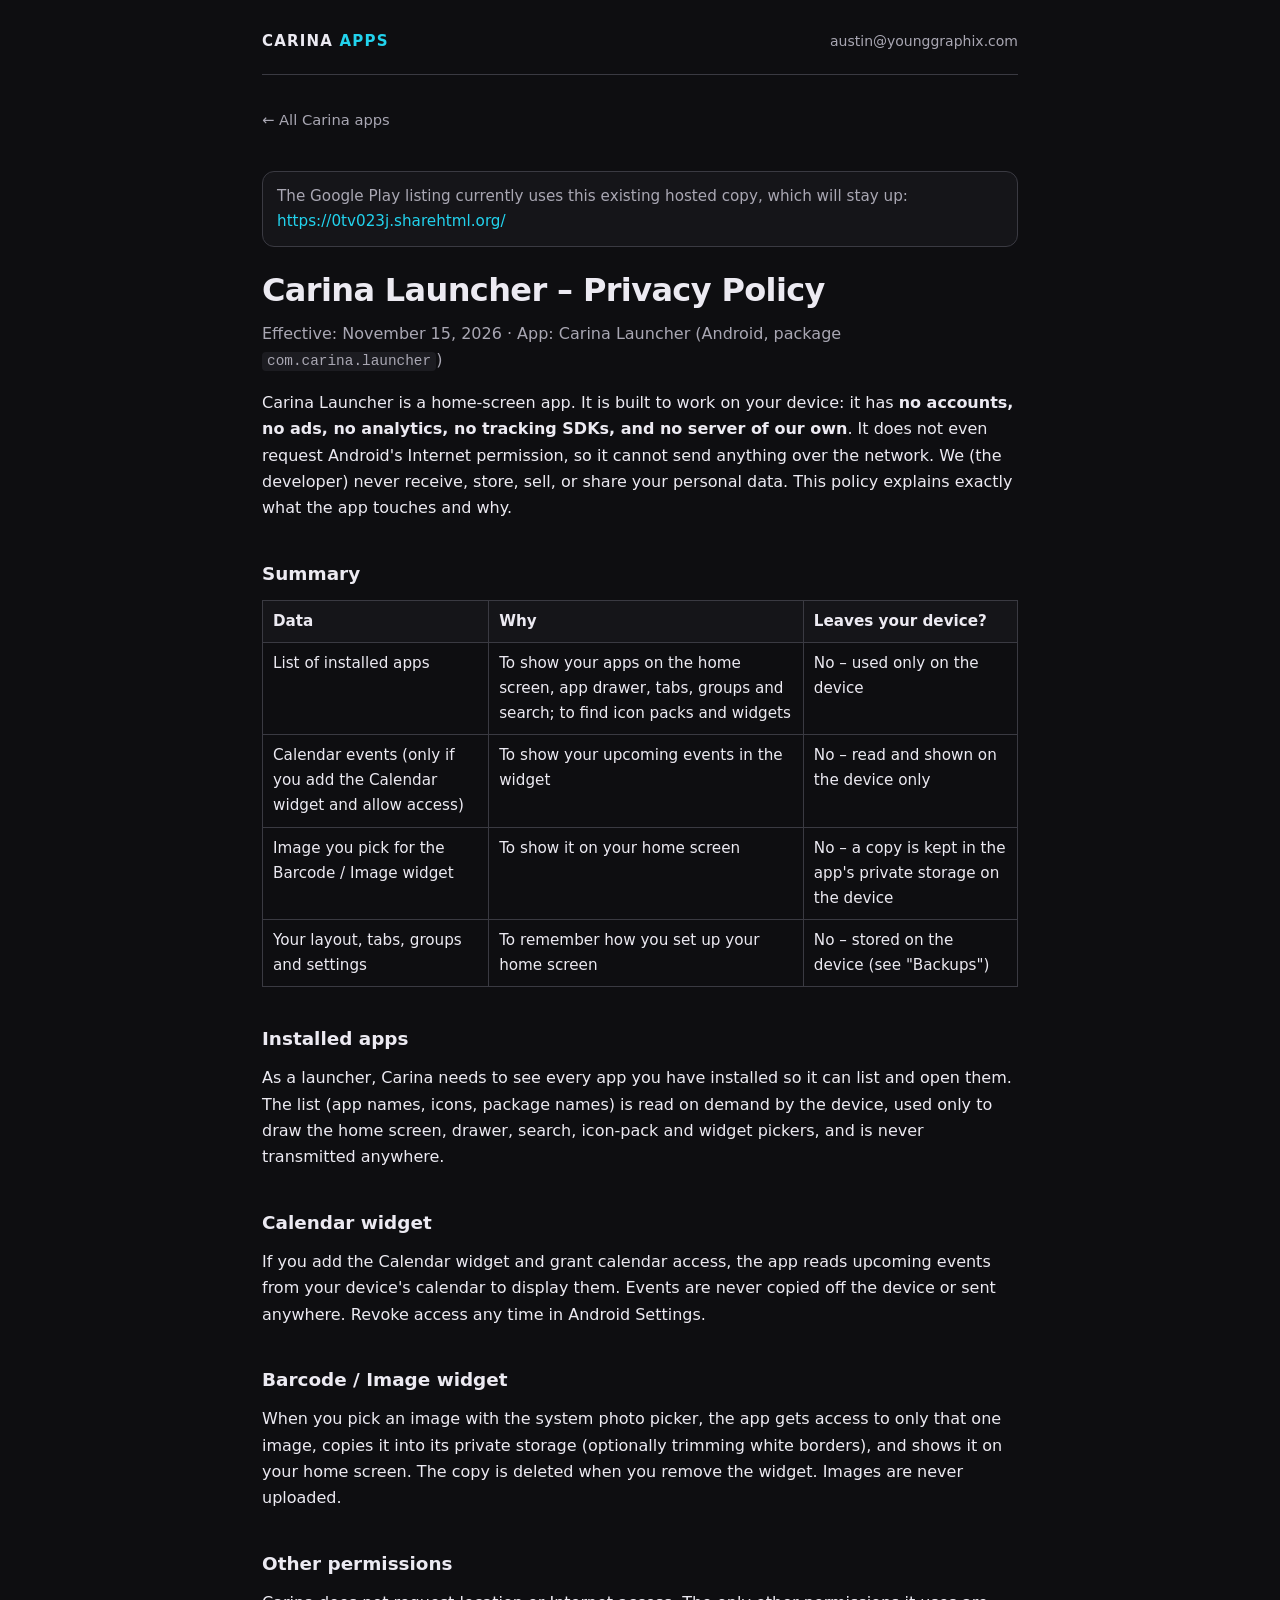
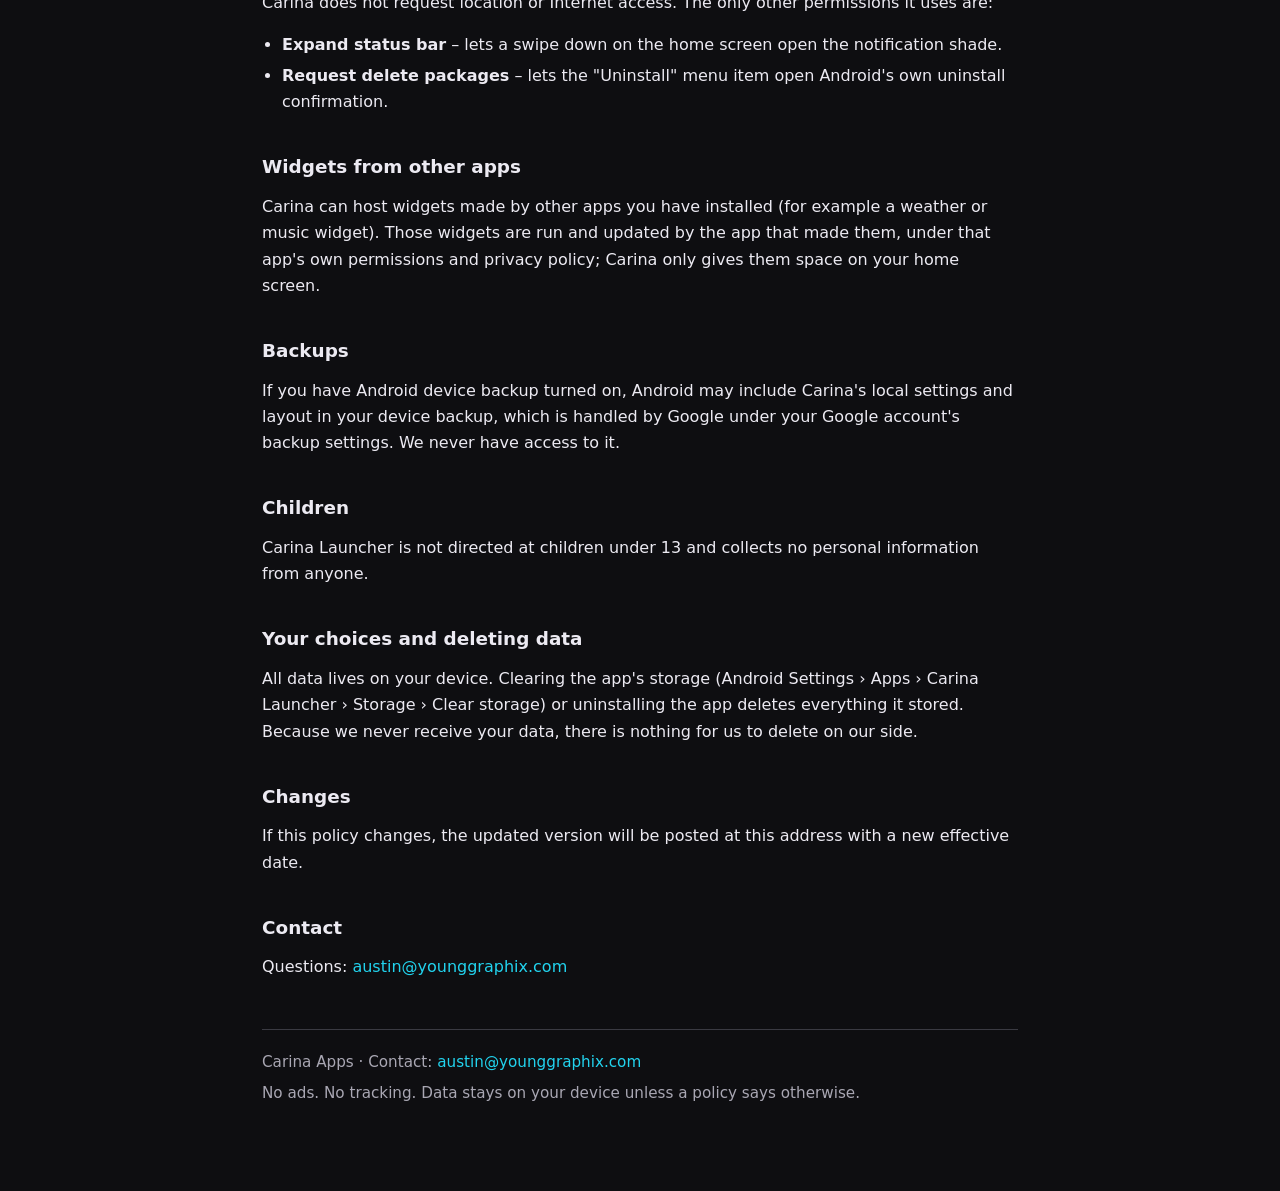
<file: privacy/launcher/index.html>
<!DOCTYPE html>
<html lang="en">
<head>
<meta charset="utf-8">
<meta name="viewport" content="width=device-width, initial-scale=1">
<title>Carina Launcher – Privacy Policy</title>
<meta name="description" content="Carina Apps — minimal Android apps with no ads and no tracking, and Carina Tasks for desktop.">
<link rel="stylesheet" href="../../css/site.css">

</head>
<body>
<div class="wrap">
<header class="site">
  <a class="wordmark" href="../../">Carina <span>Apps</span></a>
  <nav class="top"><a href="mailto:austin@younggraphix.com">austin@younggraphix.com</a></nav>
</header>
<p><a class="back" href="../../">← All Carina apps</a></p>
<p class="note">The Google Play listing currently uses this existing hosted copy, which will stay up: <a href="https://0tv023j.sharehtml.org/">https://0tv023j.sharehtml.org/</a></p>
<article class="policy">
<h1>Carina Launcher – Privacy Policy</h1>
<p class="muted">Effective: November 15, 2026 · App: Carina Launcher (Android, package <code>com.carina.launcher</code>)</p>

<p>Carina Launcher is a home-screen app. It is built to work on your device: it has <strong>no accounts, no ads, no analytics, no tracking SDKs, and no server of our own</strong>. It does not even request Android's Internet permission, so it cannot send anything over the network. We (the developer) never receive, store, sell, or share your personal data. This policy explains exactly what the app touches and why.</p>

<h2>Summary</h2>
<table>
  <tr><th>Data</th><th>Why</th><th>Leaves your device?</th></tr>
  <tr><td>List of installed apps</td><td>To show your apps on the home screen, app drawer, tabs, groups and search; to find icon packs and widgets</td><td>No – used only on the device</td></tr>
  <tr><td>Calendar events (only if you add the Calendar widget and allow access)</td><td>To show your upcoming events in the widget</td><td>No – read and shown on the device only</td></tr>
  <tr><td>Image you pick for the Barcode / Image widget</td><td>To show it on your home screen</td><td>No – a copy is kept in the app's private storage on the device</td></tr>
  <tr><td>Your layout, tabs, groups and settings</td><td>To remember how you set up your home screen</td><td>No – stored on the device (see "Backups")</td></tr>
</table>

<h2>Installed apps</h2>
<p>As a launcher, Carina needs to see every app you have installed so it can list and open them. The list (app names, icons, package names) is read on demand by the device, used only to draw the home screen, drawer, search, icon-pack and widget pickers, and is never transmitted anywhere.</p>

<h2>Calendar widget</h2>
<p>If you add the Calendar widget and grant calendar access, the app reads upcoming events from your device's calendar to display them. Events are never copied off the device or sent anywhere. Revoke access any time in Android Settings.</p>

<h2>Barcode / Image widget</h2>
<p>When you pick an image with the system photo picker, the app gets access to only that one image, copies it into its private storage (optionally trimming white borders), and shows it on your home screen. The copy is deleted when you remove the widget. Images are never uploaded.</p>

<h2>Other permissions</h2>
<p>Carina does not request location or Internet access. The only other permissions it uses are:</p>
<ul>
  <li><strong>Expand status bar</strong> – lets a swipe down on the home screen open the notification shade.</li>
  <li><strong>Request delete packages</strong> – lets the "Uninstall" menu item open Android's own uninstall confirmation.</li>
</ul>

<h2>Widgets from other apps</h2>
<p>Carina can host widgets made by other apps you have installed (for example a weather or music widget). Those widgets are run and updated by the app that made them, under that app's own permissions and privacy policy; Carina only gives them space on your home screen.</p>

<h2>Backups</h2>
<p>If you have Android device backup turned on, Android may include Carina's local settings and layout in your device backup, which is handled by Google under your Google account's backup settings. We never have access to it.</p>

<h2>Children</h2>
<p>Carina Launcher is not directed at children under 13 and collects no personal information from anyone.</p>

<h2>Your choices and deleting data</h2>
<p>All data lives on your device. Clearing the app's storage (Android Settings › Apps › Carina Launcher › Storage › Clear storage) or uninstalling the app deletes everything it stored. Because we never receive your data, there is nothing for us to delete on our side.</p>

<h2>Changes</h2>
<p>If this policy changes, the updated version will be posted at this address with a new effective date.</p>

<h2>Contact</h2>
<p>Questions: <a href="mailto:austin@younggraphix.com">austin@younggraphix.com</a></p>
</article>

<footer class="site">
  <p>Carina Apps · Contact: <a href="mailto:austin@younggraphix.com">austin@younggraphix.com</a></p>
  <p>No ads. No tracking. Data stays on your device unless a policy says otherwise.</p>
</footer>
</div>
</body>
</html>
</file>
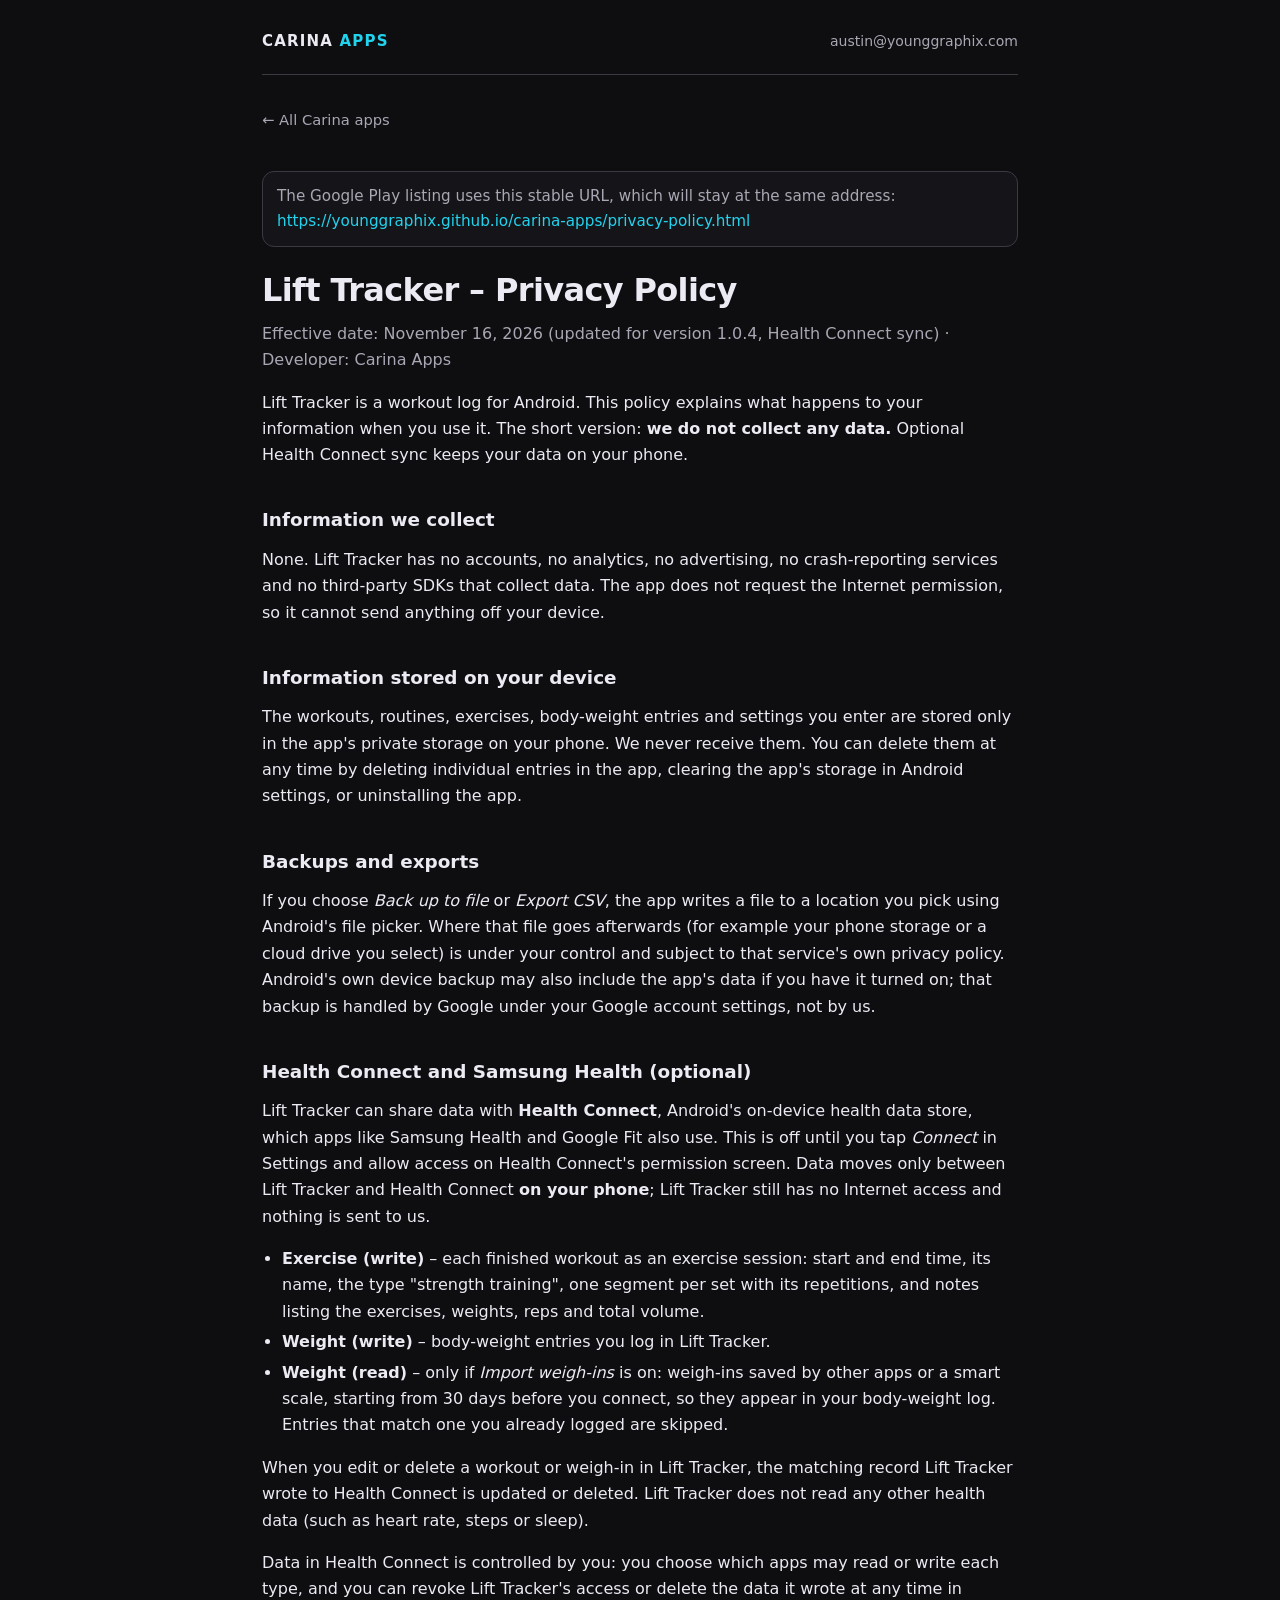
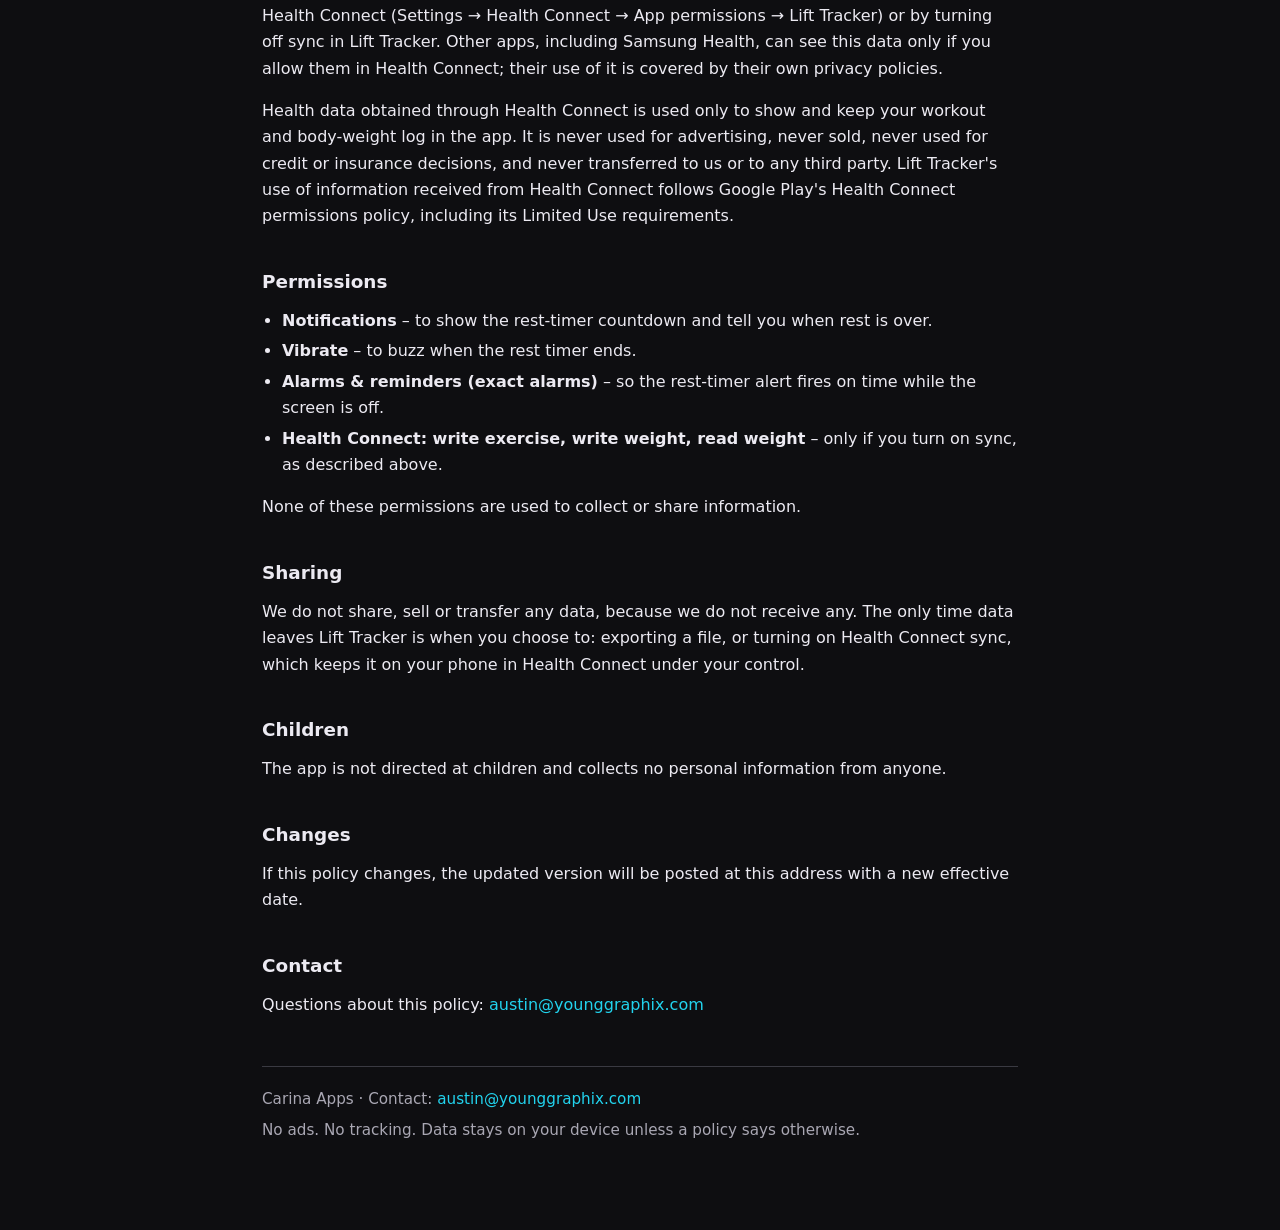
<file: privacy/lift/index.html>
<!DOCTYPE html>
<html lang="en">
<head>
<meta charset="utf-8">
<meta name="viewport" content="width=device-width, initial-scale=1">
<title>Lift Tracker – Privacy Policy</title>
<meta name="description" content="Carina Apps — minimal Android apps with no ads and no tracking, and Carina Tasks for desktop.">
<link rel="stylesheet" href="../../css/site.css">

</head>
<body>
<div class="wrap">
<header class="site">
  <a class="wordmark" href="../../">Carina <span>Apps</span></a>
  <nav class="top"><a href="mailto:austin@younggraphix.com">austin@younggraphix.com</a></nav>
</header>
<p><a class="back" href="../../">← All Carina apps</a></p>
<p class="note">The Google Play listing uses this stable URL, which will stay at the same address: <a href="https://younggraphix.github.io/carina-apps/privacy-policy.html">https://younggraphix.github.io/carina-apps/privacy-policy.html</a></p>
<article class="policy">
<h1>Lift Tracker – Privacy Policy</h1>
<p class="muted">Effective date: November 16, 2026 (updated for version 1.0.4, Health Connect sync) · Developer: Carina Apps</p>

<p>Lift Tracker is a workout log for Android. This policy explains what happens to your information when you use it. The short version: <strong>we do not collect any data.</strong> Optional Health Connect sync keeps your data on your phone.</p>

<h2>Information we collect</h2>
<p>None. Lift Tracker has no accounts, no analytics, no advertising, no crash-reporting services and no third-party SDKs that collect data. The app does not request the Internet permission, so it cannot send anything off your device.</p>

<h2>Information stored on your device</h2>
<p>The workouts, routines, exercises, body-weight entries and settings you enter are stored only in the app's private storage on your phone. We never receive them. You can delete them at any time by deleting individual entries in the app, clearing the app's storage in Android settings, or uninstalling the app.</p>

<h2>Backups and exports</h2>
<p>If you choose <em>Back up to file</em> or <em>Export CSV</em>, the app writes a file to a location you pick using Android's file picker. Where that file goes afterwards (for example your phone storage or a cloud drive you select) is under your control and subject to that service's own privacy policy. Android's own device backup may also include the app's data if you have it turned on; that backup is handled by Google under your Google account settings, not by us.</p>

<h2>Health Connect and Samsung Health (optional)</h2>
<p>Lift Tracker can share data with <strong>Health Connect</strong>, Android's on-device health data store, which apps like Samsung Health and Google Fit also use. This is off until you tap <em>Connect</em> in Settings and allow access on Health Connect's permission screen. Data moves only between Lift Tracker and Health Connect <strong>on your phone</strong>; Lift Tracker still has no Internet access and nothing is sent to us.</p>
<ul>
  <li><strong>Exercise (write)</strong> – each finished workout as an exercise session: start and end time, its name, the type "strength training", one segment per set with its repetitions, and notes listing the exercises, weights, reps and total volume.</li>
  <li><strong>Weight (write)</strong> – body-weight entries you log in Lift Tracker.</li>
  <li><strong>Weight (read)</strong> – only if <em>Import weigh-ins</em> is on: weigh-ins saved by other apps or a smart scale, starting from 30 days before you connect, so they appear in your body-weight log. Entries that match one you already logged are skipped.</li>
</ul>
<p>When you edit or delete a workout or weigh-in in Lift Tracker, the matching record Lift Tracker wrote to Health Connect is updated or deleted. Lift Tracker does not read any other health data (such as heart rate, steps or sleep).</p>
<p>Data in Health Connect is controlled by you: you choose which apps may read or write each type, and you can revoke Lift Tracker's access or delete the data it wrote at any time in Health Connect (Settings → Health Connect → App permissions → Lift Tracker) or by turning off sync in Lift Tracker. Other apps, including Samsung Health, can see this data only if you allow them in Health Connect; their use of it is covered by their own privacy policies.</p>
<p>Health data obtained through Health Connect is used only to show and keep your workout and body-weight log in the app. It is never used for advertising, never sold, never used for credit or insurance decisions, and never transferred to us or to any third party. Lift Tracker's use of information received from Health Connect follows Google Play's Health Connect permissions policy, including its Limited Use requirements.</p>

<h2>Permissions</h2>
<ul>
  <li><strong>Notifications</strong> – to show the rest-timer countdown and tell you when rest is over.</li>
  <li><strong>Vibrate</strong> – to buzz when the rest timer ends.</li>
  <li><strong>Alarms &amp; reminders (exact alarms)</strong> – so the rest-timer alert fires on time while the screen is off.</li>
  <li><strong>Health Connect: write exercise, write weight, read weight</strong> – only if you turn on sync, as described above.</li>
</ul>
<p>None of these permissions are used to collect or share information.</p>

<h2>Sharing</h2>
<p>We do not share, sell or transfer any data, because we do not receive any. The only time data leaves Lift Tracker is when you choose to: exporting a file, or turning on Health Connect sync, which keeps it on your phone in Health Connect under your control.</p>

<h2>Children</h2>
<p>The app is not directed at children and collects no personal information from anyone.</p>

<h2>Changes</h2>
<p>If this policy changes, the updated version will be posted at this address with a new effective date.</p>

<h2>Contact</h2>
<p>Questions about this policy: <a href="mailto:austin@younggraphix.com">austin@younggraphix.com</a></p>
</article>

<footer class="site">
  <p>Carina Apps · Contact: <a href="mailto:austin@younggraphix.com">austin@younggraphix.com</a></p>
  <p>No ads. No tracking. Data stays on your device unless a policy says otherwise.</p>
</footer>
</div>
</body>
</html>
</file>
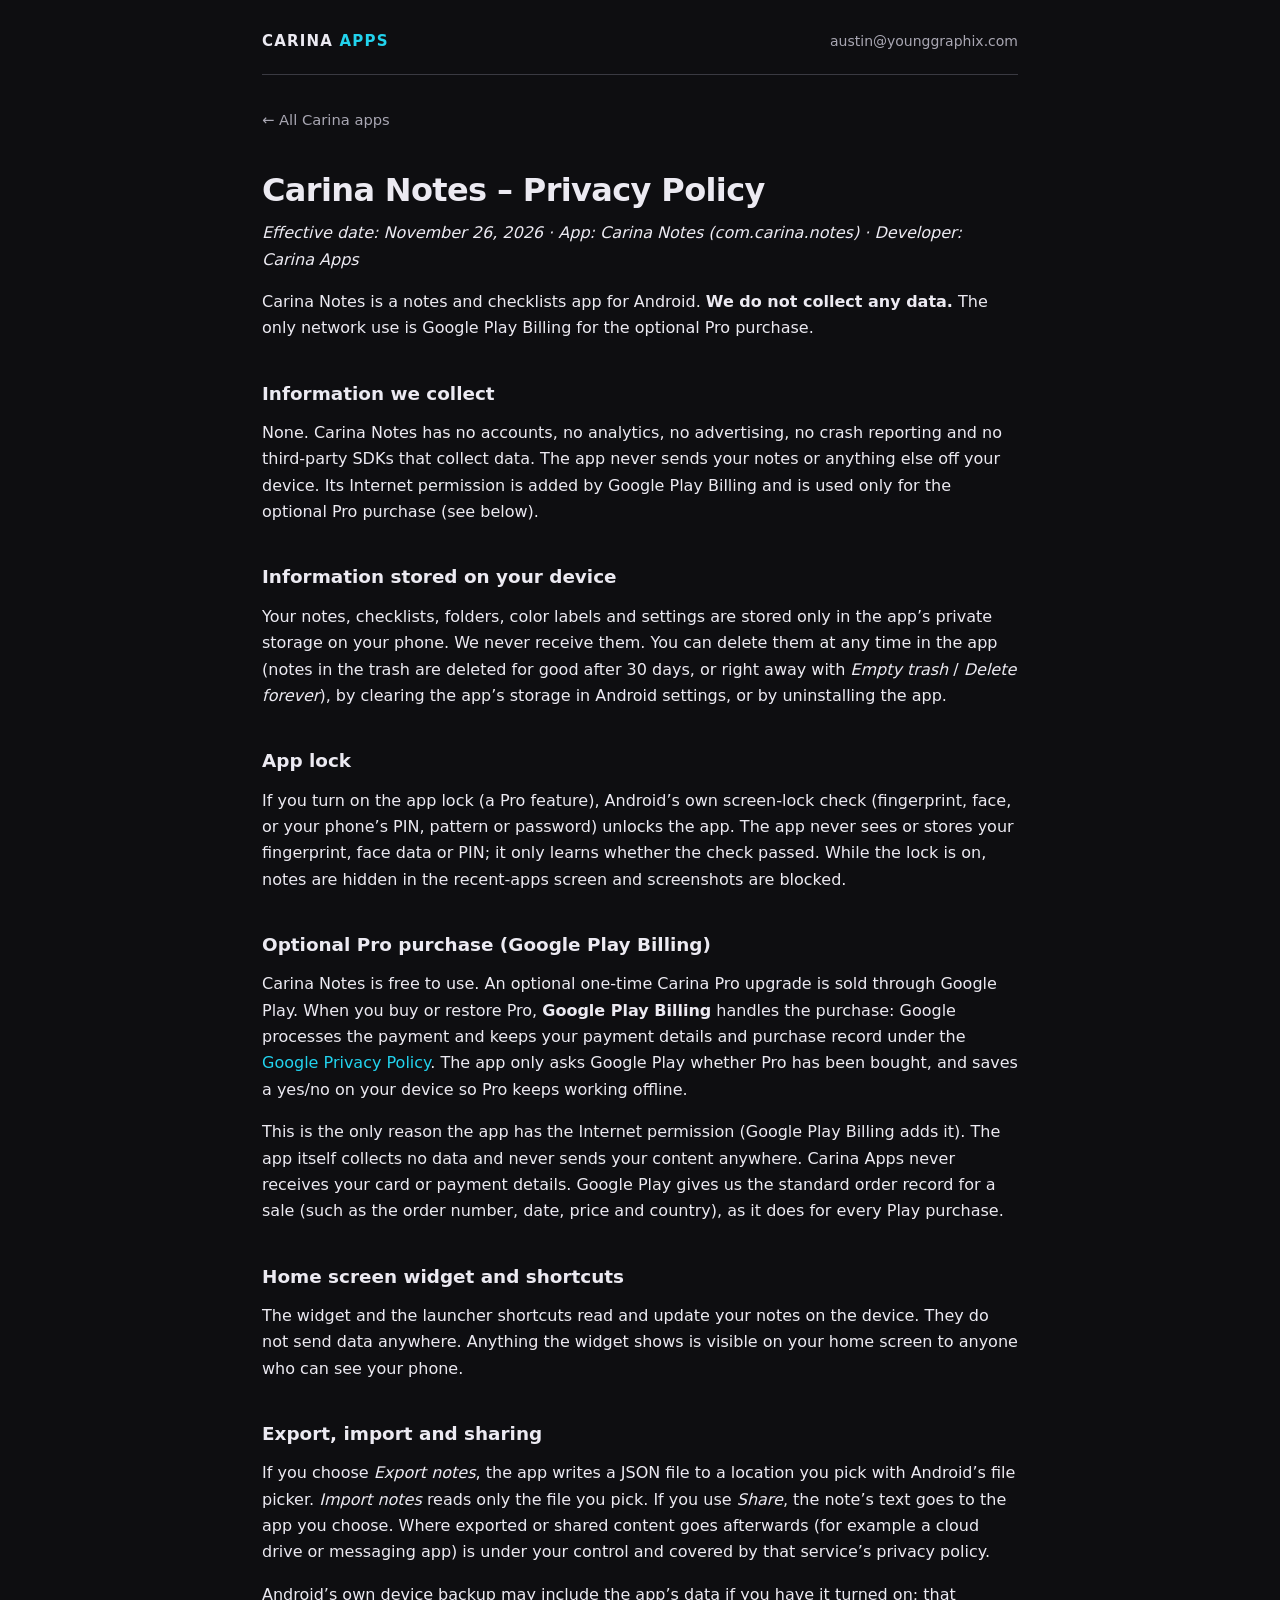
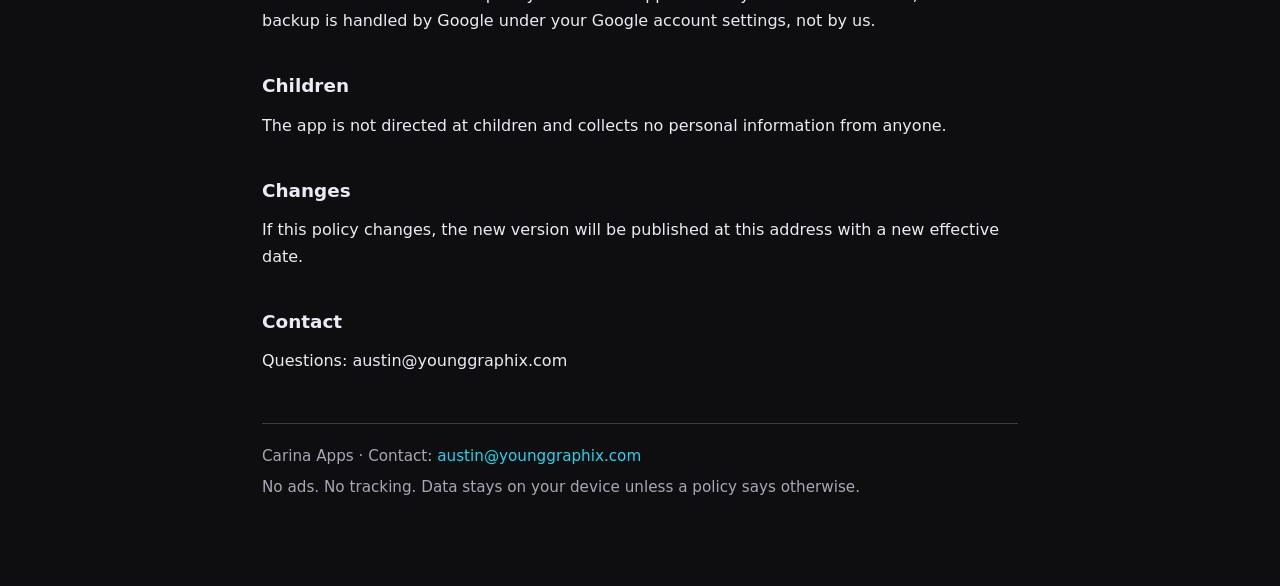
<file: privacy/notes/index.html>
<!DOCTYPE html>
<html lang="en">
<head>
<meta charset="utf-8">
<meta name="viewport" content="width=device-width, initial-scale=1">
<title>Carina Notes – Privacy Policy</title>
<meta name="description" content="Carina Apps — minimal Android apps with no ads and no tracking, and Carina Tasks for desktop.">
<link rel="stylesheet" href="../../css/site.css">

</head>
<body>
<div class="wrap">
<header class="site">
  <a class="wordmark" href="../../">Carina <span>Apps</span></a>
  <nav class="top"><a href="mailto:austin@younggraphix.com">austin@younggraphix.com</a></nav>
</header>
<p><a class="back" href="../../">← All Carina apps</a></p>
<article class="policy">
<h1>Carina Notes – Privacy Policy</h1>
<p><em>Effective date: November 26, 2026 · App: Carina Notes (com.carina.notes) · Developer: Carina Apps</em></p>
<p>Carina Notes is a notes and checklists app for Android. <strong>We do not collect any data.</strong> The only network use is Google Play Billing for the optional Pro purchase.</p>
<h2>Information we collect</h2>
<p>None. Carina Notes has no accounts, no analytics, no advertising, no crash reporting and no third-party SDKs that collect data. The app never sends your notes or anything else off your device. Its Internet permission is added by Google Play Billing and is used only for the optional Pro purchase (see below).</p>
<h2>Information stored on your device</h2>
<p>Your notes, checklists, folders, color labels and settings are stored only in the app&rsquo;s private storage on your phone. We never receive them. You can delete them at any time in the app (notes in the trash are deleted for good after 30 days, or right away with <em>Empty trash</em> / <em>Delete forever</em>), by clearing the app&rsquo;s storage in Android settings, or by uninstalling the app.</p>
<h2>App lock</h2>
<p>If you turn on the app lock (a Pro feature), Android&rsquo;s own screen-lock check (fingerprint, face, or your phone&rsquo;s PIN, pattern or password) unlocks the app. The app never sees or stores your fingerprint, face data or PIN; it only learns whether the check passed. While the lock is on, notes are hidden in the recent-apps screen and screenshots are blocked.</p>
<h2>Optional Pro purchase (Google Play Billing)</h2>
<p>Carina Notes is free to use. An optional one-time Carina Pro upgrade is sold through Google Play. When you buy or restore Pro, <strong>Google Play Billing</strong> handles the purchase: Google processes the payment and keeps your payment details and purchase record under the <a href="https://policies.google.com/privacy">Google Privacy Policy</a>. The app only asks Google Play whether Pro has been bought, and saves a yes/no on your device so Pro keeps working offline.</p>
<p>This is the only reason the app has the Internet permission (Google Play Billing adds it). The app itself collects no data and never sends your content anywhere. Carina Apps never receives your card or payment details. Google Play gives us the standard order record for a sale (such as the order number, date, price and country), as it does for every Play purchase.</p>
<h2>Home screen widget and shortcuts</h2>
<p>The widget and the launcher shortcuts read and update your notes on the device. They do not send data anywhere. Anything the widget shows is visible on your home screen to anyone who can see your phone.</p>
<h2>Export, import and sharing</h2>
<p>If you choose <em>Export notes</em>, the app writes a JSON file to a location you pick with Android&rsquo;s file picker. <em>Import notes</em> reads only the file you pick. If you use <em>Share</em>, the note&rsquo;s text goes to the app you choose. Where exported or shared content goes afterwards (for example a cloud drive or messaging app) is under your control and covered by that service&rsquo;s privacy policy.</p>
<p>Android&rsquo;s own device backup may include the app&rsquo;s data if you have it turned on; that backup is handled by Google under your Google account settings, not by us.</p>
<h2>Children</h2>
<p>The app is not directed at children and collects no personal information from anyone.</p>
<h2>Changes</h2>
<p>If this policy changes, the new version will be published at this address with a new effective date.</p>
<h2>Contact</h2>
<p>Questions: austin@younggraphix.com</p>
</article>

<footer class="site">
  <p>Carina Apps · Contact: <a href="mailto:austin@younggraphix.com">austin@younggraphix.com</a></p>
  <p>No ads. No tracking. Data stays on your device unless a policy says otherwise.</p>
</footer>
</div>
</body>
</html>
</file>
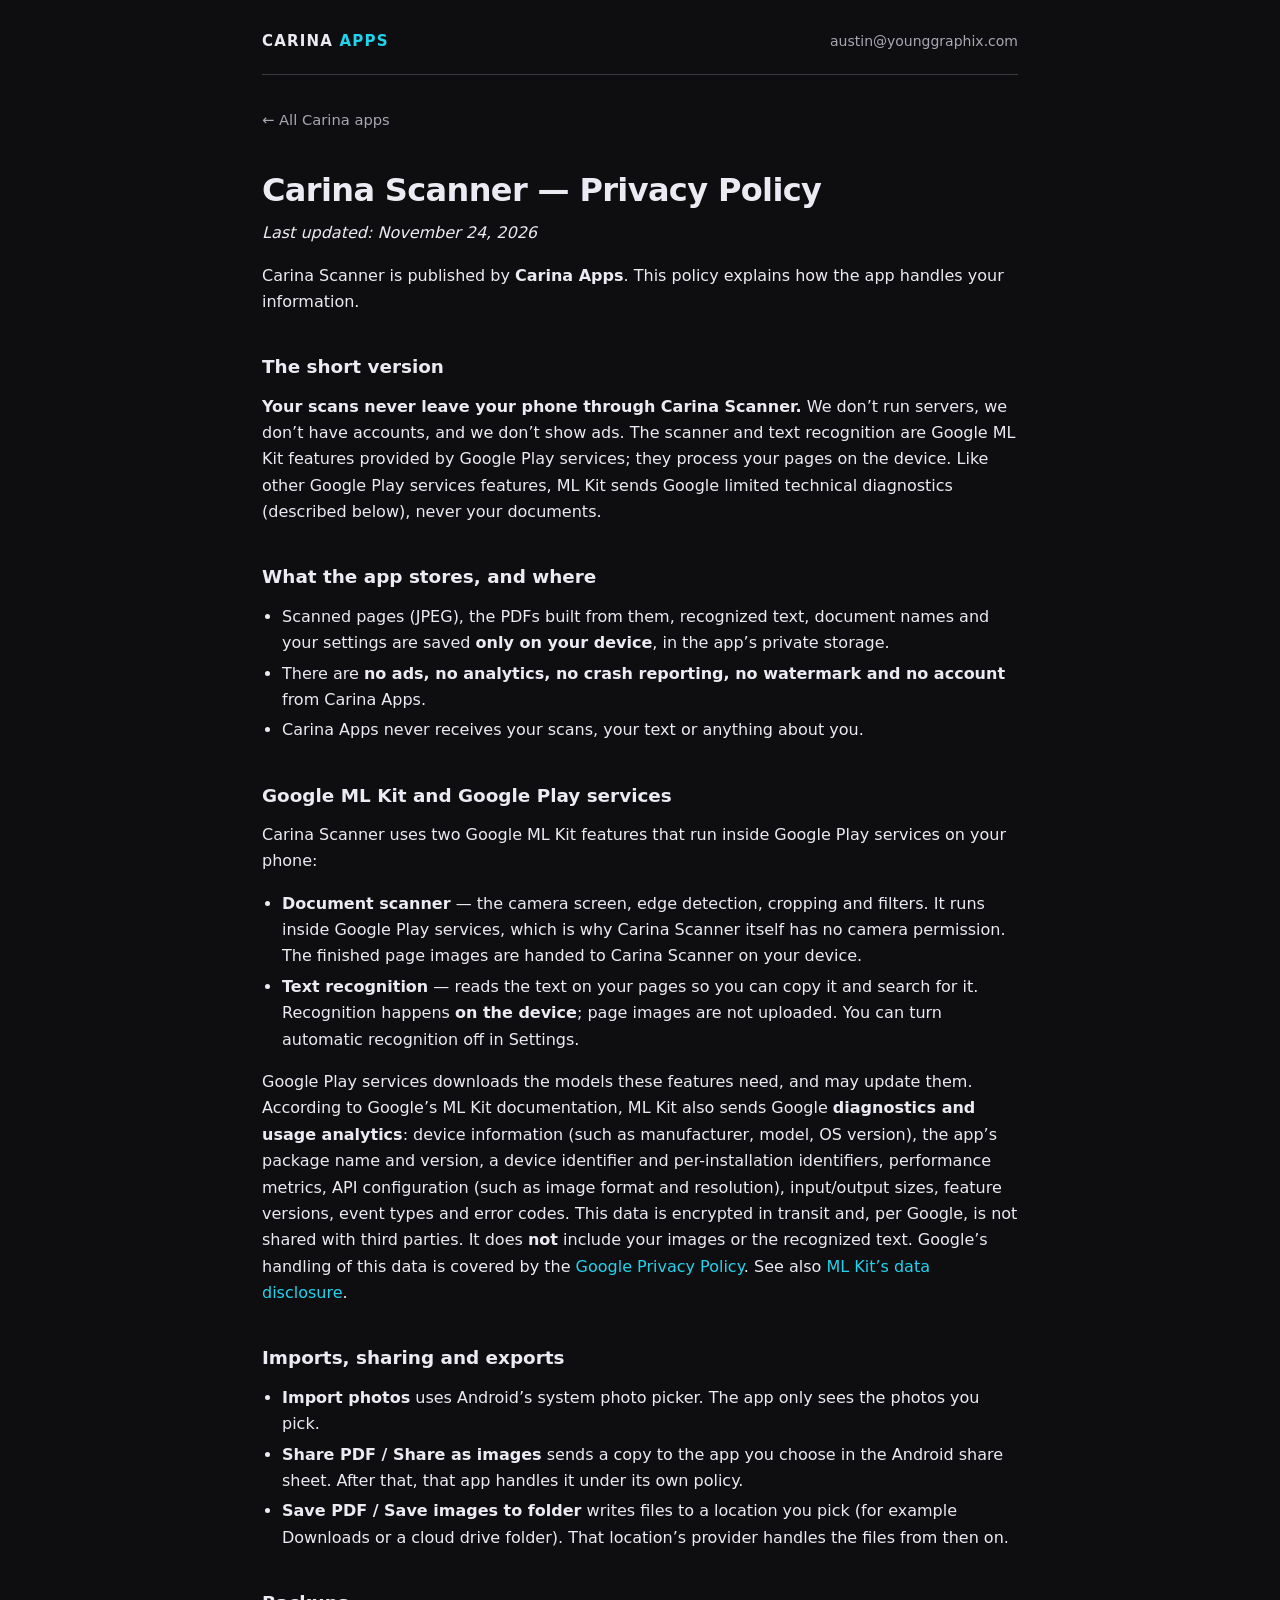
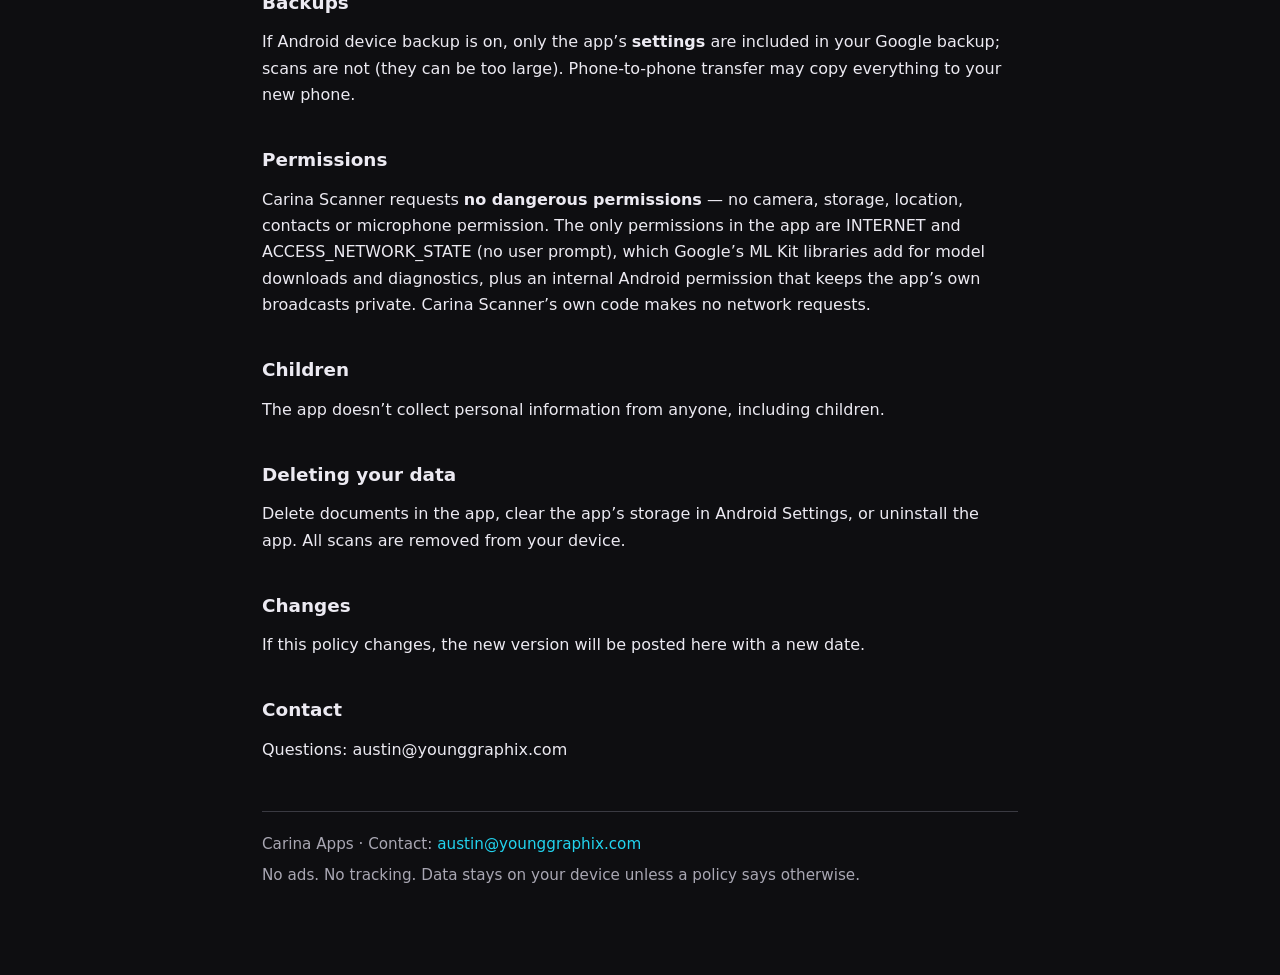
<file: privacy/scanner/index.html>
<!DOCTYPE html>
<html lang="en">
<head>
<meta charset="utf-8">
<meta name="viewport" content="width=device-width, initial-scale=1">
<title>Carina Scanner – Privacy Policy</title>
<meta name="description" content="Carina Apps — minimal Android apps with no ads and no tracking, and Carina Tasks for desktop.">
<link rel="stylesheet" href="../../css/site.css">

</head>
<body>
<div class="wrap">
<header class="site">
  <a class="wordmark" href="../../">Carina <span>Apps</span></a>
  <nav class="top"><a href="mailto:austin@younggraphix.com">austin@younggraphix.com</a></nav>
</header>
<p><a class="back" href="../../">← All Carina apps</a></p>
<article class="policy">
<h1>Carina Scanner — Privacy Policy</h1>
<p><em>Last updated: November 24, 2026</em></p>
<p>Carina Scanner is published by <strong>Carina Apps</strong>. This policy explains how the app handles your information.</p>
<h2>The short version</h2>
<p><strong>Your scans never leave your phone through Carina Scanner.</strong> We don&rsquo;t run servers, we don&rsquo;t have accounts, and we don&rsquo;t show ads. The scanner and text recognition are Google ML Kit features provided by Google Play services; they process your pages on the device. Like other Google Play services features, ML Kit sends Google limited technical diagnostics (described below), never your documents.</p>
<h2>What the app stores, and where</h2>
<ul>
<li>Scanned pages (JPEG), the PDFs built from them, recognized text, document names and your settings are saved <strong>only on your device</strong>, in the app&rsquo;s private storage.</li>
<li>There are <strong>no ads, no analytics, no crash reporting, no watermark and no account</strong> from Carina Apps.</li>
<li>Carina Apps never receives your scans, your text or anything about you.</li>
</ul>
<h2>Google ML Kit and Google Play services</h2>
<p>Carina Scanner uses two Google ML Kit features that run inside Google Play services on your phone:</p>
<ul>
<li><strong>Document scanner</strong> — the camera screen, edge detection, cropping and filters. It runs inside Google Play services, which is why Carina Scanner itself has no camera permission. The finished page images are handed to Carina Scanner on your device.</li>
<li><strong>Text recognition</strong> — reads the text on your pages so you can copy it and search for it. Recognition happens <strong>on the device</strong>; page images are not uploaded. You can turn automatic recognition off in Settings.</li>
</ul>
<p>Google Play services downloads the models these features need, and may update them. According to Google&rsquo;s ML Kit documentation, ML Kit also sends Google <strong>diagnostics and usage analytics</strong>: device information (such as manufacturer, model, OS version), the app&rsquo;s package name and version, a device identifier and per-installation identifiers, performance metrics, API configuration (such as image format and resolution), input/output sizes, feature versions, event types and error codes. This data is encrypted in transit and, per Google, is not shared with third parties. It does <strong>not</strong> include your images or the recognized text. Google&rsquo;s handling of this data is covered by the <a href="https://policies.google.com/privacy">Google Privacy Policy</a>. See also <a href="https://developers.google.com/ml-kit/android-data-disclosure">ML Kit&rsquo;s data disclosure</a>.</p>
<h2>Imports, sharing and exports</h2>
<ul>
<li><strong>Import photos</strong> uses Android&rsquo;s system photo picker. The app only sees the photos you pick.</li>
<li><strong>Share PDF / Share as images</strong> sends a copy to the app you choose in the Android share sheet. After that, that app handles it under its own policy.</li>
<li><strong>Save PDF / Save images to folder</strong> writes files to a location you pick (for example Downloads or a cloud drive folder). That location&rsquo;s provider handles the files from then on.</li>
</ul>
<h2>Backups</h2>
<p>If Android device backup is on, only the app&rsquo;s <strong>settings</strong> are included in your Google backup; scans are not (they can be too large). Phone-to-phone transfer may copy everything to your new phone.</p>
<h2>Permissions</h2>
<p>Carina Scanner requests <strong>no dangerous permissions</strong> — no camera, storage, location, contacts or microphone permission. The only permissions in the app are INTERNET and ACCESS_NETWORK_STATE (no user prompt), which Google&rsquo;s ML Kit libraries add for model downloads and diagnostics, plus an internal Android permission that keeps the app&rsquo;s own broadcasts private. Carina Scanner&rsquo;s own code makes no network requests.</p>
<h2>Children</h2>
<p>The app doesn&rsquo;t collect personal information from anyone, including children.</p>
<h2>Deleting your data</h2>
<p>Delete documents in the app, clear the app&rsquo;s storage in Android Settings, or uninstall the app. All scans are removed from your device.</p>
<h2>Changes</h2>
<p>If this policy changes, the new version will be posted here with a new date.</p>
<h2>Contact</h2>
<p>Questions: austin@younggraphix.com</p>
</article>

<footer class="site">
  <p>Carina Apps · Contact: <a href="mailto:austin@younggraphix.com">austin@younggraphix.com</a></p>
  <p>No ads. No tracking. Data stays on your device unless a policy says otherwise.</p>
</footer>
</div>
</body>
</html>
</file>
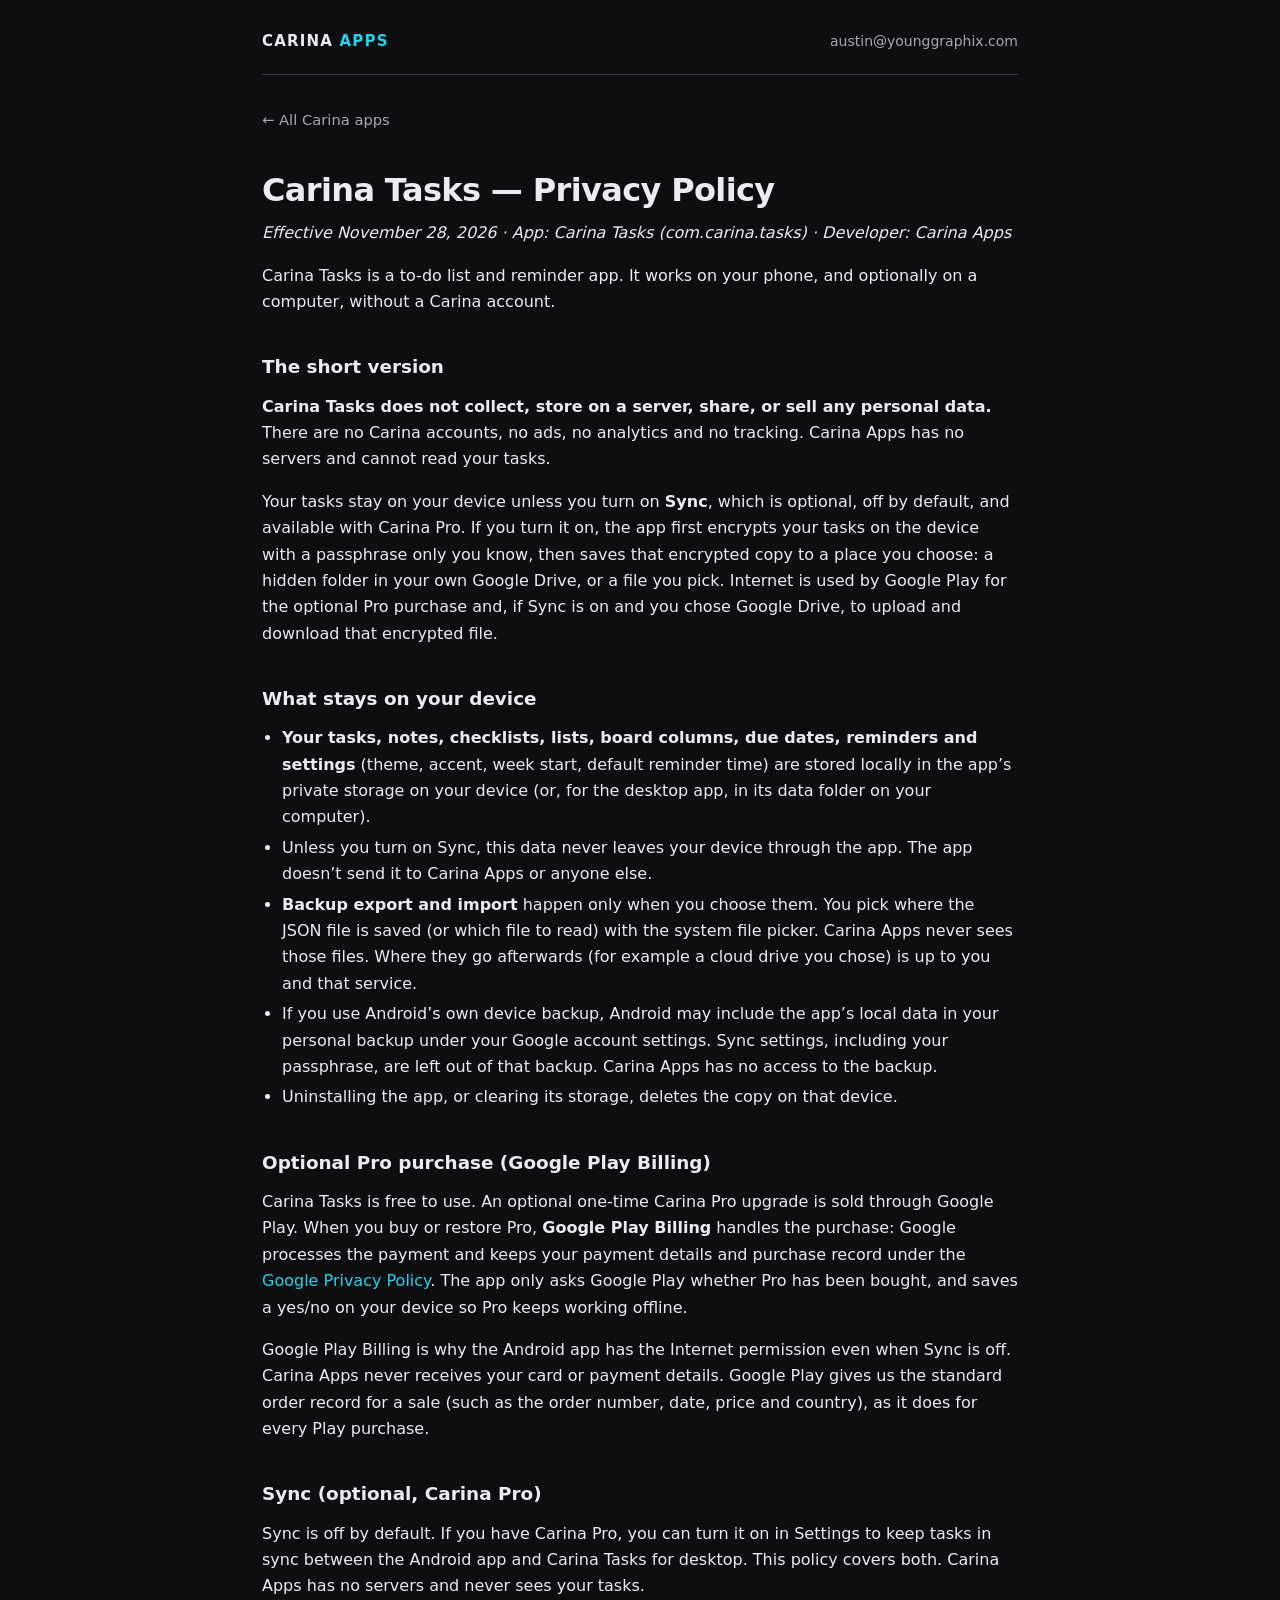
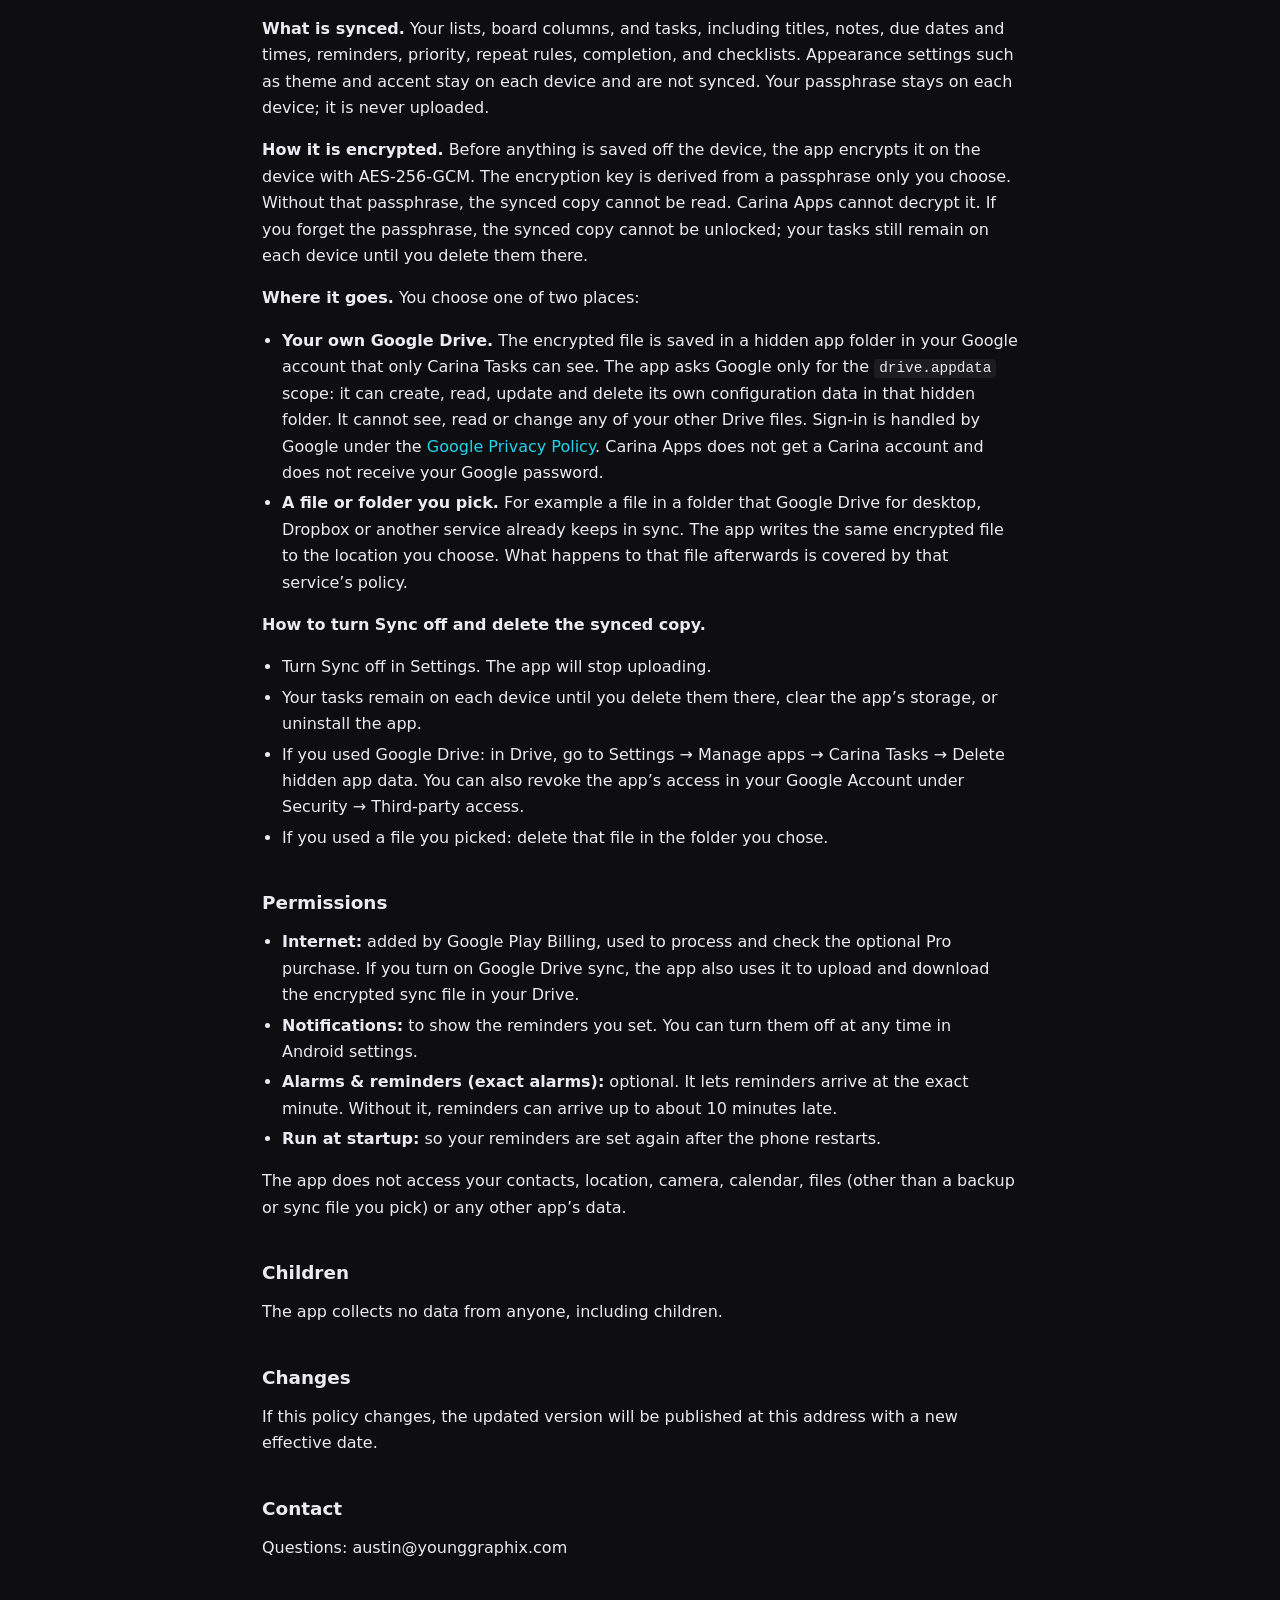
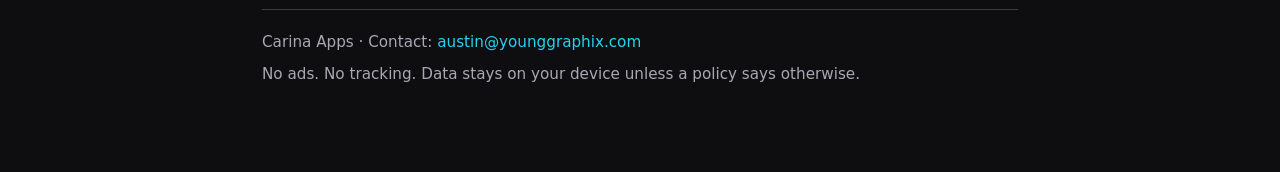
<file: privacy/tasks/index.html>
<!DOCTYPE html>
<html lang="en">
<head>
<meta charset="utf-8">
<meta name="viewport" content="width=device-width, initial-scale=1">
<title>Carina Tasks – Privacy Policy</title>
<meta name="description" content="Carina Apps — minimal Android apps with no ads and no tracking, and Carina Tasks for desktop.">
<link rel="stylesheet" href="../../css/site.css">

</head>
<body>
<div class="wrap">
<header class="site">
  <a class="wordmark" href="../../">Carina <span>Apps</span></a>
  <nav class="top"><a href="mailto:austin@younggraphix.com">austin@younggraphix.com</a></nav>
</header>
<p><a class="back" href="../../">← All Carina apps</a></p>
<article class="policy">
<h1>Carina Tasks — Privacy Policy</h1>
<p><em>Effective November 28, 2026 · App: Carina Tasks (com.carina.tasks) · Developer: Carina Apps</em></p>
<p>Carina Tasks is a to-do list and reminder app. It works on your phone, and optionally on a computer, without a Carina account.</p>
<h2>The short version</h2>
<p><strong>Carina Tasks does not collect, store on a server, share, or sell any personal data.</strong> There are no Carina accounts, no ads, no analytics and no tracking. Carina Apps has no servers and cannot read your tasks.</p>
<p>Your tasks stay on your device unless you turn on <strong>Sync</strong>, which is optional, off by default, and available with Carina Pro. If you turn it on, the app first encrypts your tasks on the device with a passphrase only you know, then saves that encrypted copy to a place you choose: a hidden folder in your own Google Drive, or a file you pick. Internet is used by Google Play for the optional Pro purchase and, if Sync is on and you chose Google Drive, to upload and download that encrypted file.</p>
<h2>What stays on your device</h2>
<ul>
<li><strong>Your tasks, notes, checklists, lists, board columns, due dates, reminders and settings</strong> (theme, accent, week start, default reminder time) are stored locally in the app&rsquo;s private storage on your device (or, for the desktop app, in its data folder on your computer).</li>
<li>Unless you turn on Sync, this data never leaves your device through the app. The app doesn&rsquo;t send it to Carina Apps or anyone else.</li>
<li><strong>Backup export and import</strong> happen only when you choose them. You pick where the JSON file is saved (or which file to read) with the system file picker. Carina Apps never sees those files. Where they go afterwards (for example a cloud drive you chose) is up to you and that service.</li>
<li>If you use Android&rsquo;s own device backup, Android may include the app&rsquo;s local data in your personal backup under your Google account settings. Sync settings, including your passphrase, are left out of that backup. Carina Apps has no access to the backup.</li>
<li>Uninstalling the app, or clearing its storage, deletes the copy on that device.</li>
</ul>
<h2>Optional Pro purchase (Google Play Billing)</h2>
<p>Carina Tasks is free to use. An optional one-time Carina Pro upgrade is sold through Google Play. When you buy or restore Pro, <strong>Google Play Billing</strong> handles the purchase: Google processes the payment and keeps your payment details and purchase record under the <a href="https://policies.google.com/privacy">Google Privacy Policy</a>. The app only asks Google Play whether Pro has been bought, and saves a yes/no on your device so Pro keeps working offline.</p>
<p>Google Play Billing is why the Android app has the Internet permission even when Sync is off. Carina Apps never receives your card or payment details. Google Play gives us the standard order record for a sale (such as the order number, date, price and country), as it does for every Play purchase.</p>
<h2>Sync (optional, Carina Pro)</h2>
<p>Sync is off by default. If you have Carina Pro, you can turn it on in Settings to keep tasks in sync between the Android app and Carina Tasks for desktop. This policy covers both. Carina Apps has no servers and never sees your tasks.</p>
<p><strong>What is synced.</strong> Your lists, board columns, and tasks, including titles, notes, due dates and times, reminders, priority, repeat rules, completion, and checklists. Appearance settings such as theme and accent stay on each device and are not synced. Your passphrase stays on each device; it is never uploaded.</p>
<p><strong>How it is encrypted.</strong> Before anything is saved off the device, the app encrypts it on the device with AES-256-GCM. The encryption key is derived from a passphrase only you choose. Without that passphrase, the synced copy cannot be read. Carina Apps cannot decrypt it. If you forget the passphrase, the synced copy cannot be unlocked; your tasks still remain on each device until you delete them there.</p>
<p><strong>Where it goes.</strong> You choose one of two places:</p>
<ul>
<li><strong>Your own Google Drive.</strong> The encrypted file is saved in a hidden app folder in your Google account that only Carina Tasks can see. The app asks Google only for the <code>drive.appdata</code> scope: it can create, read, update and delete its own configuration data in that hidden folder. It cannot see, read or change any of your other Drive files. Sign-in is handled by Google under the <a href="https://policies.google.com/privacy">Google Privacy Policy</a>. Carina Apps does not get a Carina account and does not receive your Google password.</li>
<li><strong>A file or folder you pick.</strong> For example a file in a folder that Google Drive for desktop, Dropbox or another service already keeps in sync. The app writes the same encrypted file to the location you choose. What happens to that file afterwards is covered by that service&rsquo;s policy.</li>
</ul>
<p><strong>How to turn Sync off and delete the synced copy.</strong></p>
<ul>
<li>Turn Sync off in Settings. The app will stop uploading.</li>
<li>Your tasks remain on each device until you delete them there, clear the app&rsquo;s storage, or uninstall the app.</li>
<li>If you used Google Drive: in Drive, go to Settings → Manage apps → Carina Tasks → Delete hidden app data. You can also revoke the app&rsquo;s access in your Google Account under Security → Third-party access.</li>
<li>If you used a file you picked: delete that file in the folder you chose.</li>
</ul>
<h2>Permissions</h2>
<ul>
<li><strong>Internet:</strong> added by Google Play Billing, used to process and check the optional Pro purchase. If you turn on Google Drive sync, the app also uses it to upload and download the encrypted sync file in your Drive.</li>
<li><strong>Notifications:</strong> to show the reminders you set. You can turn them off at any time in Android settings.</li>
<li><strong>Alarms &amp; reminders (exact alarms):</strong> optional. It lets reminders arrive at the exact minute. Without it, reminders can arrive up to about 10 minutes late.</li>
<li><strong>Run at startup:</strong> so your reminders are set again after the phone restarts.</li>
</ul>
<p>The app does not access your contacts, location, camera, calendar, files (other than a backup or sync file you pick) or any other app&rsquo;s data.</p>
<h2>Children</h2>
<p>The app collects no data from anyone, including children.</p>
<h2>Changes</h2>
<p>If this policy changes, the updated version will be published at this address with a new effective date.</p>
<h2>Contact</h2>
<p>Questions: austin@younggraphix.com</p>
</article>

<footer class="site">
  <p>Carina Apps · Contact: <a href="mailto:austin@younggraphix.com">austin@younggraphix.com</a></p>
  <p>No ads. No tracking. Data stays on your device unless a policy says otherwise.</p>
</footer>
</div>
</body>
</html>
</file>
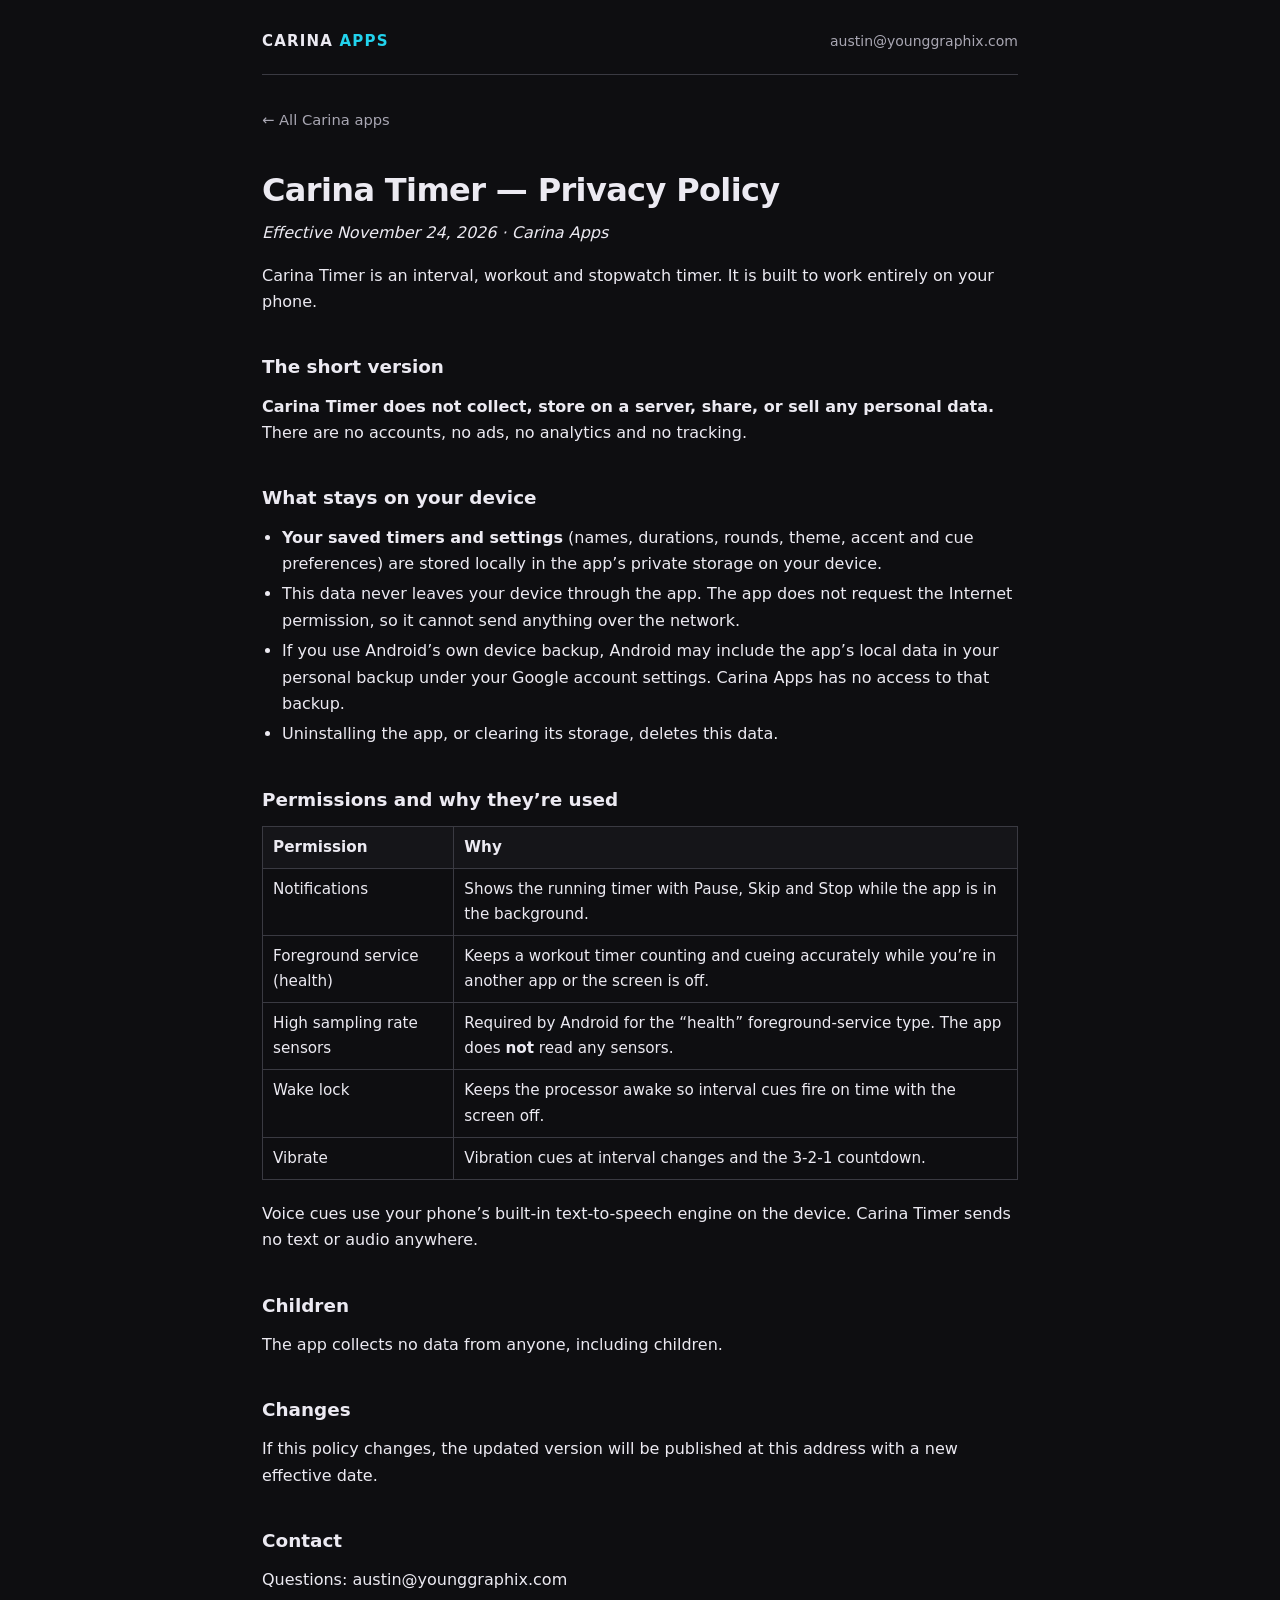
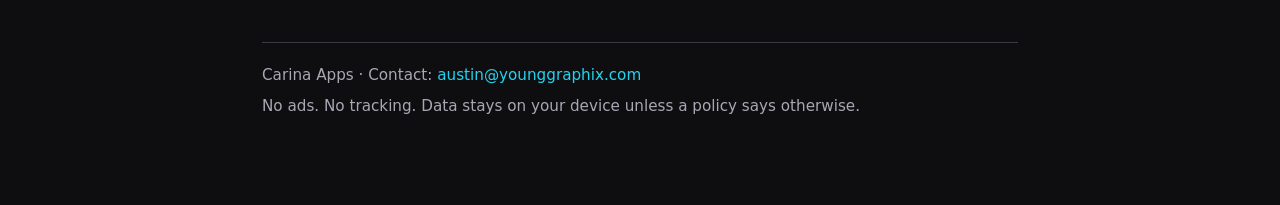
<file: privacy/timer/index.html>
<!DOCTYPE html>
<html lang="en">
<head>
<meta charset="utf-8">
<meta name="viewport" content="width=device-width, initial-scale=1">
<title>Carina Timer – Privacy Policy</title>
<meta name="description" content="Carina Apps — minimal Android apps with no ads and no tracking, and Carina Tasks for desktop.">
<link rel="stylesheet" href="../../css/site.css">

</head>
<body>
<div class="wrap">
<header class="site">
  <a class="wordmark" href="../../">Carina <span>Apps</span></a>
  <nav class="top"><a href="mailto:austin@younggraphix.com">austin@younggraphix.com</a></nav>
</header>
<p><a class="back" href="../../">← All Carina apps</a></p>
<article class="policy">
<h1>Carina Timer — Privacy Policy</h1>
<p><em>Effective November 24, 2026 · Carina Apps</em></p>
<p>Carina Timer is an interval, workout and stopwatch timer. It is built to work entirely on your phone.</p>
<h2>The short version</h2>
<p><strong>Carina Timer does not collect, store on a server, share, or sell any personal data.</strong> There are no accounts, no ads, no analytics and no tracking.</p>
<h2>What stays on your device</h2>
<ul>
<li><strong>Your saved timers and settings</strong> (names, durations, rounds, theme, accent and cue preferences) are stored locally in the app&rsquo;s private storage on your device.</li>
<li>This data never leaves your device through the app. The app does not request the Internet permission, so it cannot send anything over the network.</li>
<li>If you use Android&rsquo;s own device backup, Android may include the app&rsquo;s local data in your personal backup under your Google account settings. Carina Apps has no access to that backup.</li>
<li>Uninstalling the app, or clearing its storage, deletes this data.</li>
</ul>
<h2>Permissions and why they&rsquo;re used</h2>
<table>
<thead>
<tr>
<th>Permission</th>
<th>Why</th>
</tr>
</thead>
<tbody>
<tr>
<td>Notifications</td>
<td>Shows the running timer with Pause, Skip and Stop while the app is in the background.</td>
</tr>
<tr>
<td>Foreground service (health)</td>
<td>Keeps a workout timer counting and cueing accurately while you&rsquo;re in another app or the screen is off.</td>
</tr>
<tr>
<td>High sampling rate sensors</td>
<td>Required by Android for the &ldquo;health&rdquo; foreground-service type. The app does <strong>not</strong> read any sensors.</td>
</tr>
<tr>
<td>Wake lock</td>
<td>Keeps the processor awake so interval cues fire on time with the screen off.</td>
</tr>
<tr>
<td>Vibrate</td>
<td>Vibration cues at interval changes and the 3-2-1 countdown.</td>
</tr>
</tbody>
</table>
<p>Voice cues use your phone&rsquo;s built-in text-to-speech engine on the device. Carina Timer sends no text or audio anywhere.</p>
<h2>Children</h2>
<p>The app collects no data from anyone, including children.</p>
<h2>Changes</h2>
<p>If this policy changes, the updated version will be published at this address with a new effective date.</p>
<h2>Contact</h2>
<p>Questions: austin@younggraphix.com</p>
</article>

<footer class="site">
  <p>Carina Apps · Contact: <a href="mailto:austin@younggraphix.com">austin@younggraphix.com</a></p>
  <p>No ads. No tracking. Data stays on your device unless a policy says otherwise.</p>
</footer>
</div>
</body>
</html>
</file>
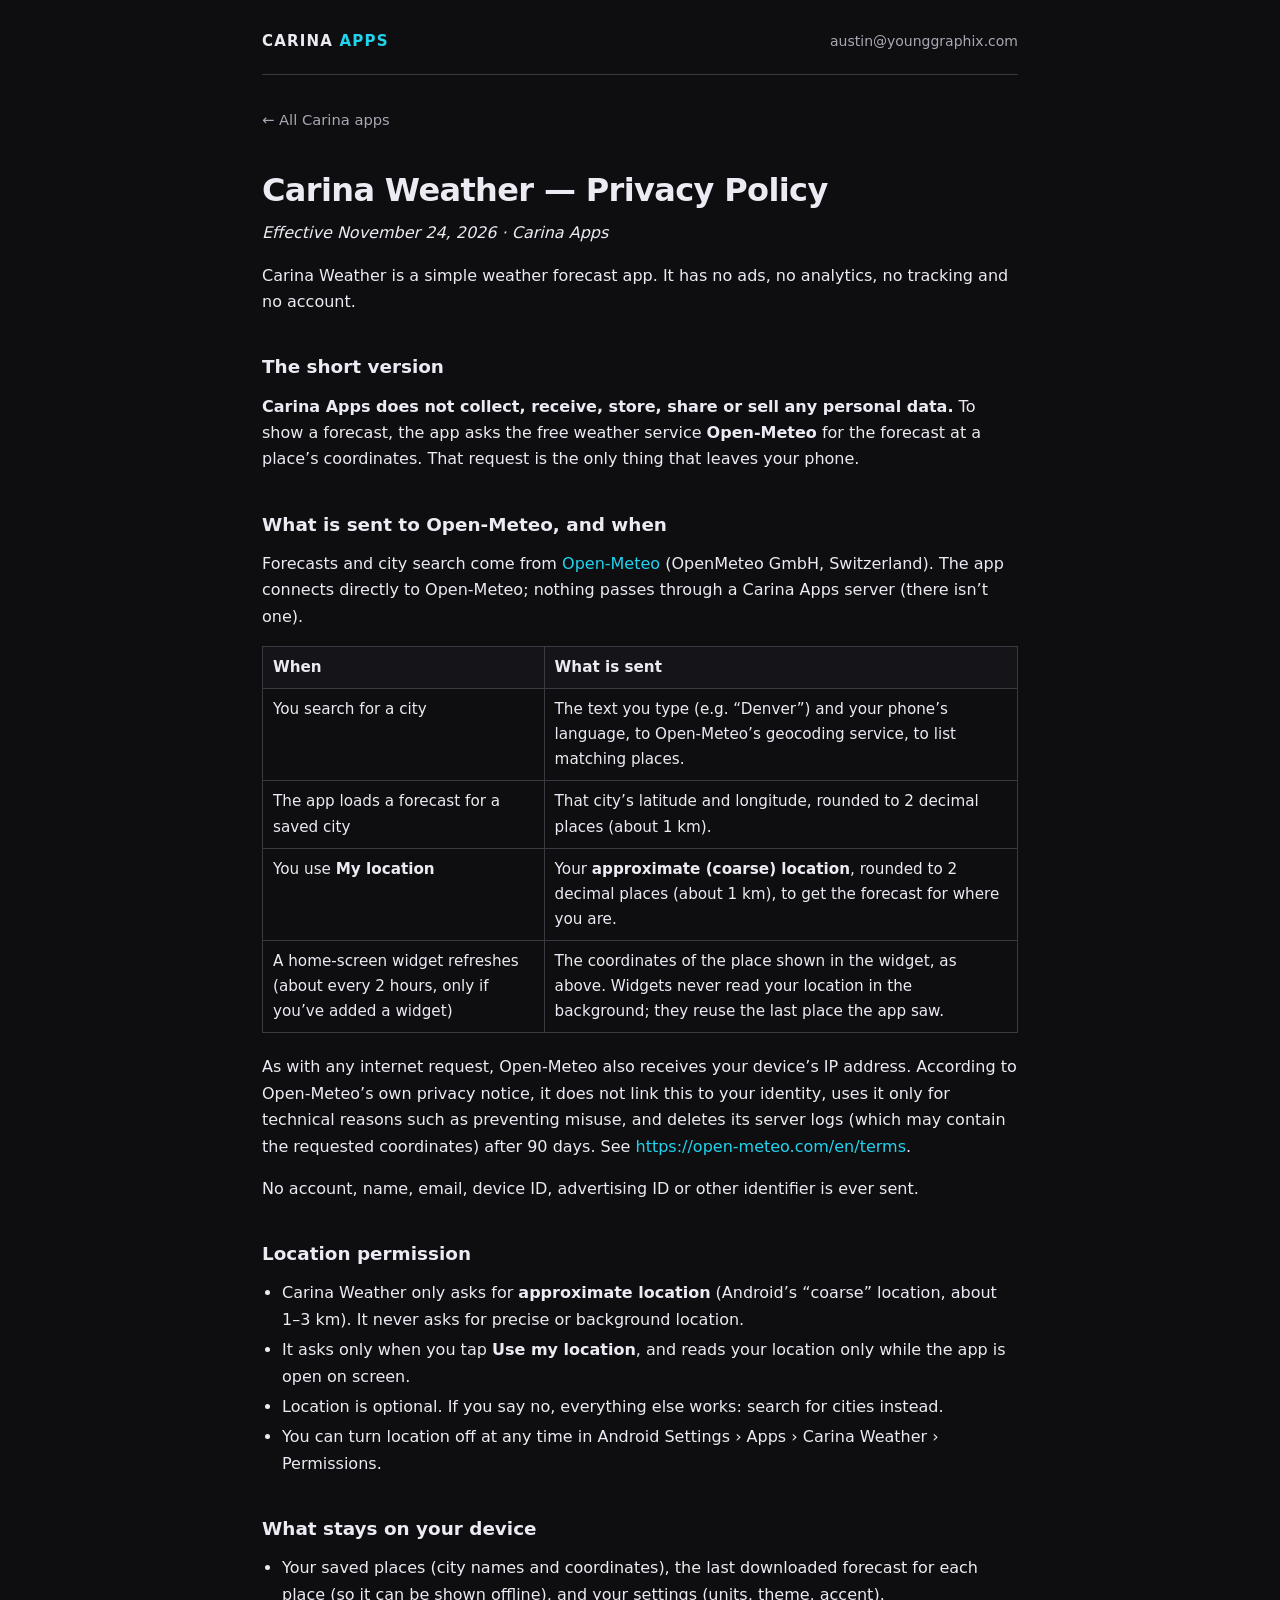
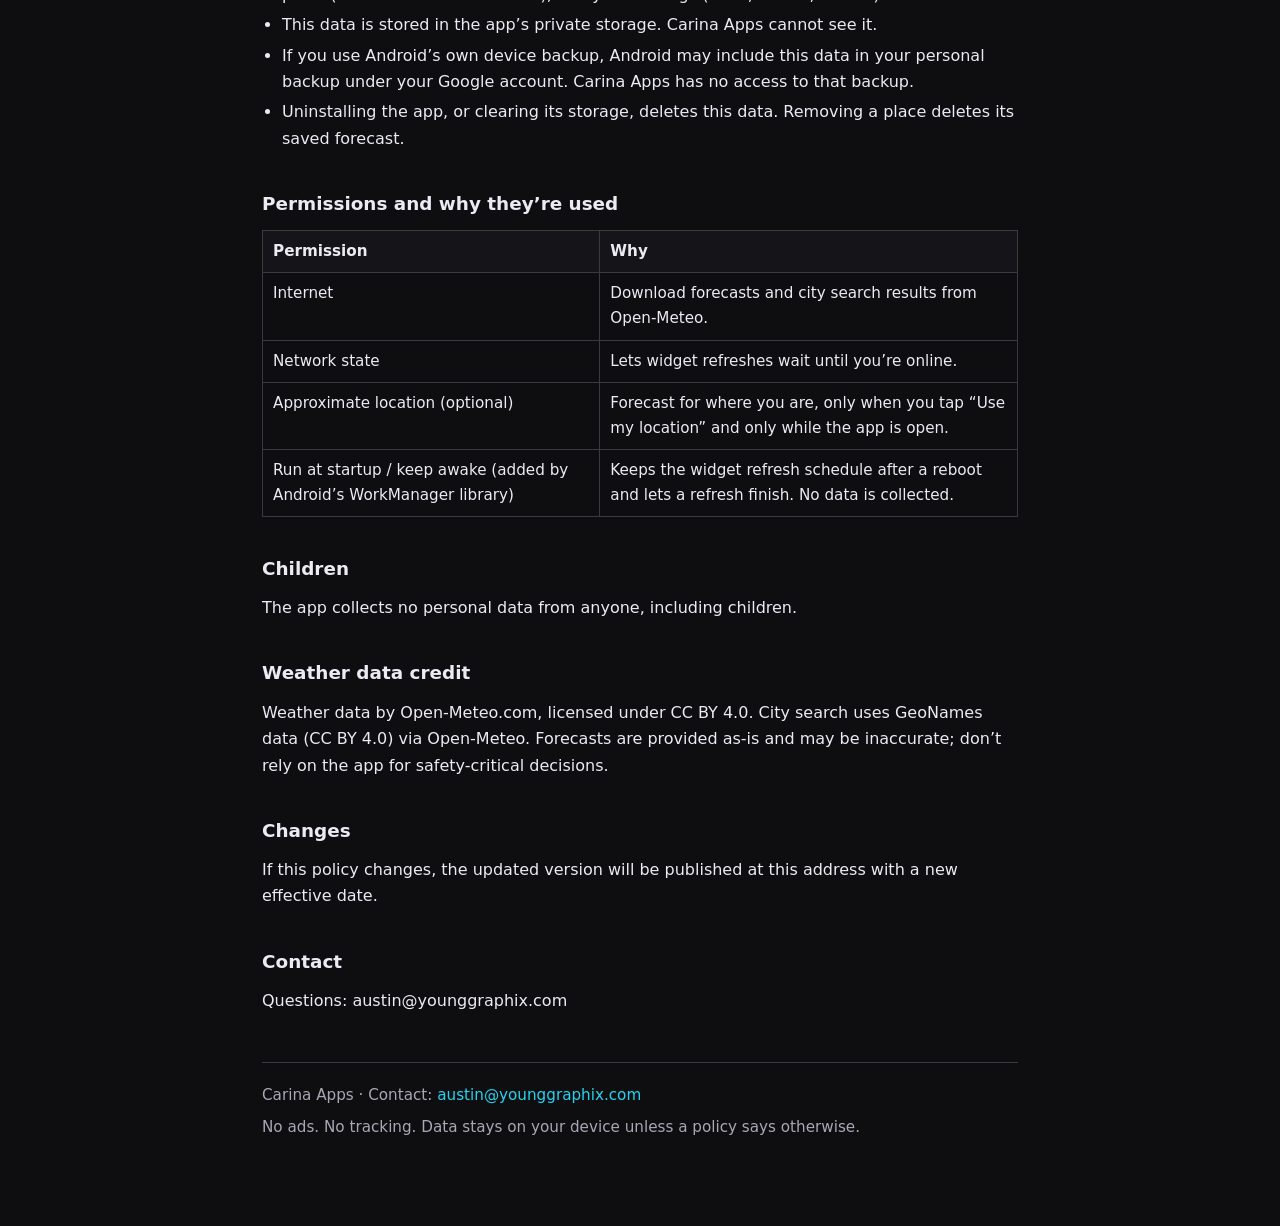
<file: privacy/weather/index.html>
<!DOCTYPE html>
<html lang="en">
<head>
<meta charset="utf-8">
<meta name="viewport" content="width=device-width, initial-scale=1">
<title>Carina Weather – Privacy Policy</title>
<meta name="description" content="Carina Apps — minimal Android apps with no ads and no tracking, and Carina Tasks for desktop.">
<link rel="stylesheet" href="../../css/site.css">

</head>
<body>
<div class="wrap">
<header class="site">
  <a class="wordmark" href="../../">Carina <span>Apps</span></a>
  <nav class="top"><a href="mailto:austin@younggraphix.com">austin@younggraphix.com</a></nav>
</header>
<p><a class="back" href="../../">← All Carina apps</a></p>
<article class="policy">
<h1>Carina Weather — Privacy Policy</h1>
<p><em>Effective November 24, 2026 · Carina Apps</em></p>
<p>Carina Weather is a simple weather forecast app. It has no ads, no analytics, no tracking and no account.</p>
<h2>The short version</h2>
<p><strong>Carina Apps does not collect, receive, store, share or sell any personal data.</strong> To show a forecast, the app asks the free weather service <strong>Open-Meteo</strong> for the forecast at a place&rsquo;s coordinates. That request is the only thing that leaves your phone.</p>
<h2>What is sent to Open-Meteo, and when</h2>
<p>Forecasts and city search come from <a href="https://open-meteo.com/">Open-Meteo</a> (OpenMeteo GmbH, Switzerland). The app connects directly to Open-Meteo; nothing passes through a Carina Apps server (there isn&rsquo;t one).</p>
<table>
<thead>
<tr>
<th>When</th>
<th>What is sent</th>
</tr>
</thead>
<tbody>
<tr>
<td>You search for a city</td>
<td>The text you type (e.g. &ldquo;Denver&rdquo;) and your phone&rsquo;s language, to Open-Meteo&rsquo;s geocoding service, to list matching places.</td>
</tr>
<tr>
<td>The app loads a forecast for a saved city</td>
<td>That city&rsquo;s latitude and longitude, rounded to 2 decimal places (about 1 km).</td>
</tr>
<tr>
<td>You use <strong>My location</strong></td>
<td>Your <strong>approximate (coarse) location</strong>, rounded to 2 decimal places (about 1 km), to get the forecast for where you are.</td>
</tr>
<tr>
<td>A home-screen widget refreshes (about every 2 hours, only if you&rsquo;ve added a widget)</td>
<td>The coordinates of the place shown in the widget, as above. Widgets never read your location in the background; they reuse the last place the app saw.</td>
</tr>
</tbody>
</table>
<p>As with any internet request, Open-Meteo also receives your device&rsquo;s IP address. According to Open-Meteo&rsquo;s own privacy notice, it does not link this to your identity, uses it only for technical reasons such as preventing misuse, and deletes its server logs (which may contain the requested coordinates) after 90 days. See <a href="https://open-meteo.com/en/terms">https://open-meteo.com/en/terms</a>.</p>
<p>No account, name, email, device ID, advertising ID or other identifier is ever sent.</p>
<h2>Location permission</h2>
<ul>
<li>Carina Weather only asks for <strong>approximate location</strong> (Android&rsquo;s &ldquo;coarse&rdquo; location, about 1–3 km). It never asks for precise or background location.</li>
<li>It asks only when you tap <strong>Use my location</strong>, and reads your location only while the app is open on screen.</li>
<li>Location is optional. If you say no, everything else works: search for cities instead.</li>
<li>You can turn location off at any time in Android Settings › Apps › Carina Weather › Permissions.</li>
</ul>
<h2>What stays on your device</h2>
<ul>
<li>Your saved places (city names and coordinates), the last downloaded forecast for each place (so it can be shown offline), and your settings (units, theme, accent).</li>
<li>This data is stored in the app&rsquo;s private storage. Carina Apps cannot see it.</li>
<li>If you use Android&rsquo;s own device backup, Android may include this data in your personal backup under your Google account. Carina Apps has no access to that backup.</li>
<li>Uninstalling the app, or clearing its storage, deletes this data. Removing a place deletes its saved forecast.</li>
</ul>
<h2>Permissions and why they&rsquo;re used</h2>
<table>
<thead>
<tr>
<th>Permission</th>
<th>Why</th>
</tr>
</thead>
<tbody>
<tr>
<td>Internet</td>
<td>Download forecasts and city search results from Open-Meteo.</td>
</tr>
<tr>
<td>Network state</td>
<td>Lets widget refreshes wait until you&rsquo;re online.</td>
</tr>
<tr>
<td>Approximate location (optional)</td>
<td>Forecast for where you are, only when you tap &ldquo;Use my location&rdquo; and only while the app is open.</td>
</tr>
<tr>
<td>Run at startup / keep awake (added by Android&rsquo;s WorkManager library)</td>
<td>Keeps the widget refresh schedule after a reboot and lets a refresh finish. No data is collected.</td>
</tr>
</tbody>
</table>
<h2>Children</h2>
<p>The app collects no personal data from anyone, including children.</p>
<h2>Weather data credit</h2>
<p>Weather data by Open-Meteo.com, licensed under CC BY 4.0. City search uses GeoNames data (CC BY 4.0) via Open-Meteo. Forecasts are provided as-is and may be inaccurate; don&rsquo;t rely on the app for safety-critical decisions.</p>
<h2>Changes</h2>
<p>If this policy changes, the updated version will be published at this address with a new effective date.</p>
<h2>Contact</h2>
<p>Questions: austin@younggraphix.com</p>
</article>

<footer class="site">
  <p>Carina Apps · Contact: <a href="mailto:austin@younggraphix.com">austin@younggraphix.com</a></p>
  <p>No ads. No tracking. Data stays on your device unless a policy says otherwise.</p>
</footer>
</div>
</body>
</html>
</file>
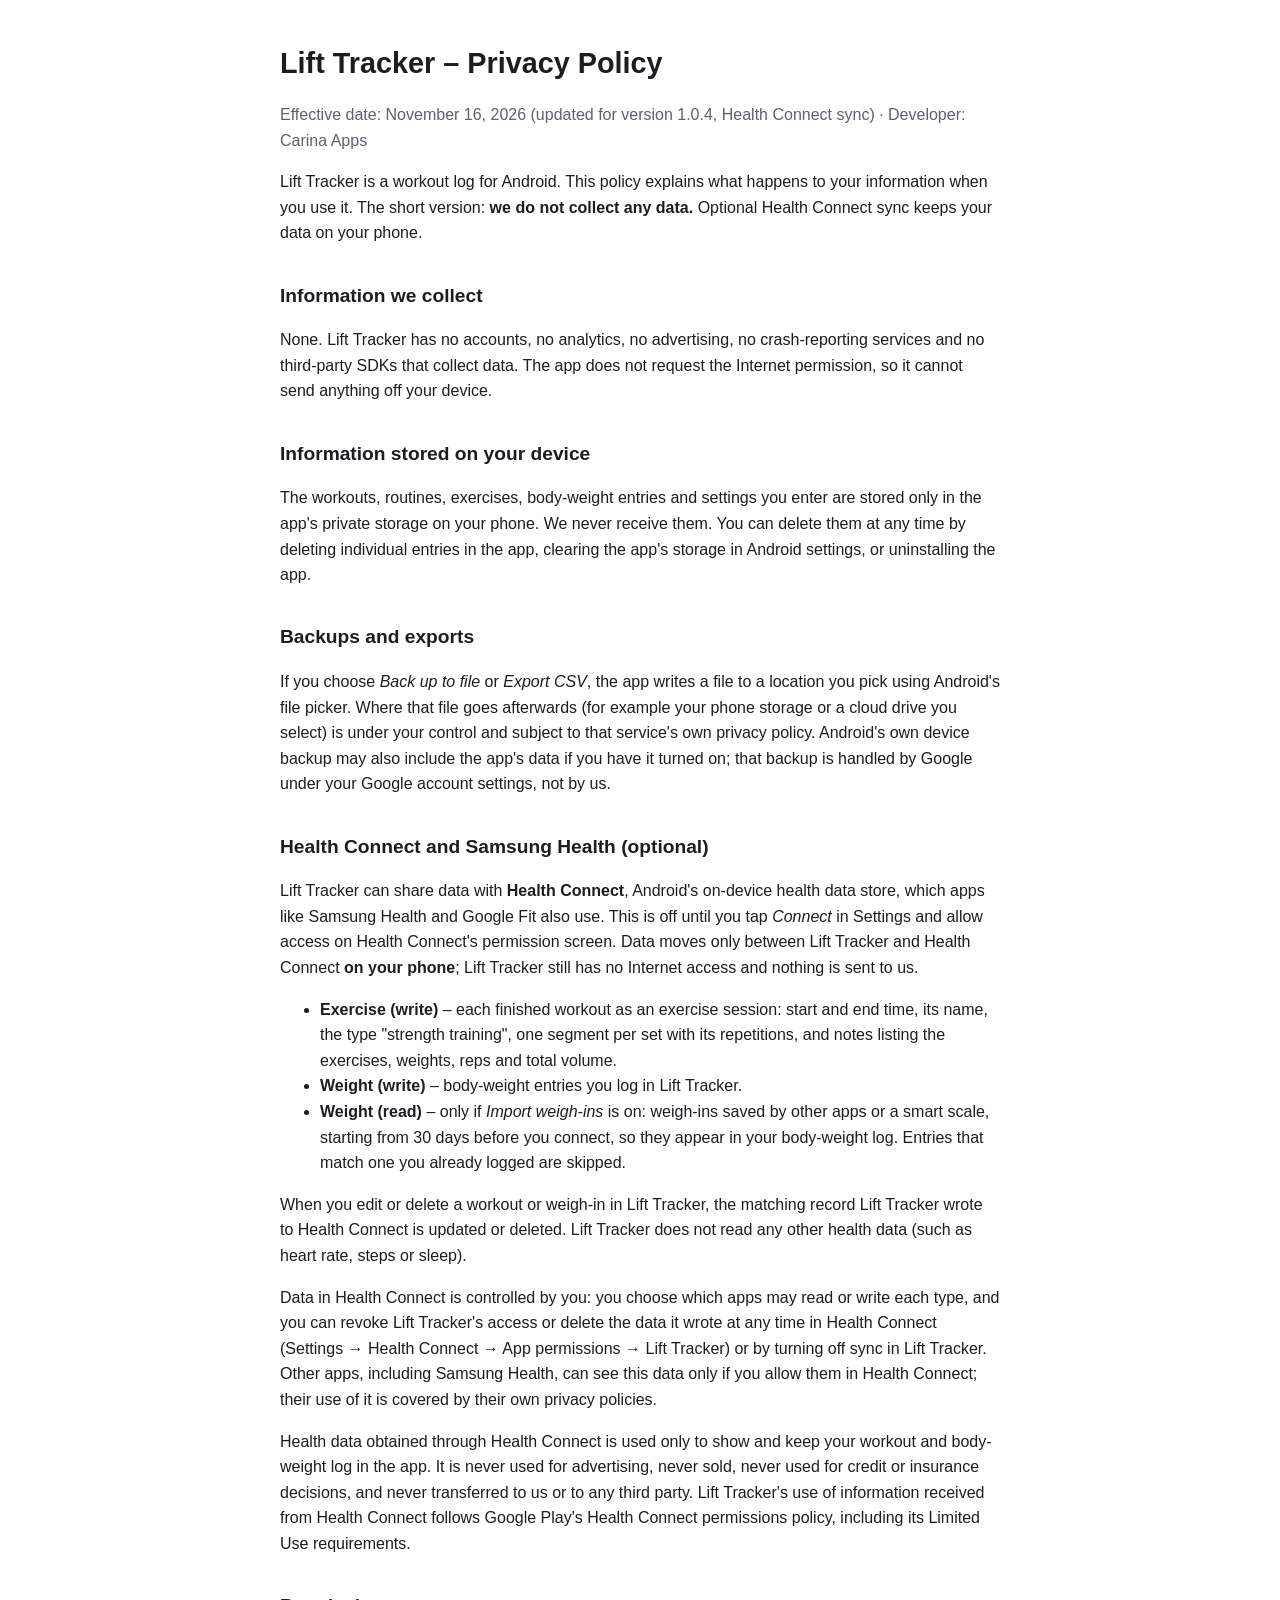
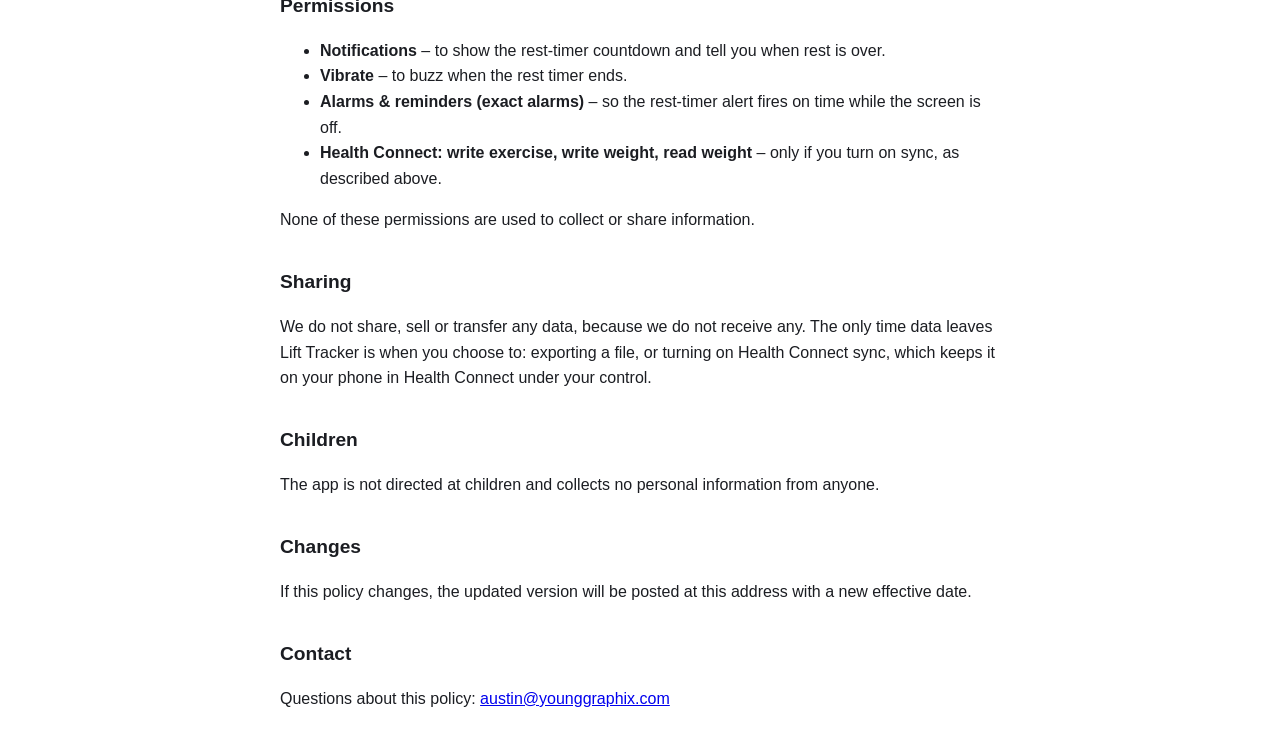
<file: privacy-policy.html>
<!DOCTYPE html>
<html lang="en">
<head>
<meta charset="utf-8">
<meta name="viewport" content="width=device-width, initial-scale=1">
<title>Lift Tracker – Privacy Policy</title>
<style>
  body { font-family: -apple-system, BlinkMacSystemFont, "Segoe UI", Roboto, sans-serif; max-width: 720px; margin: 40px auto; padding: 0 20px; line-height: 1.6; color: #1b1d22; }
  h1 { font-size: 1.8em; margin-bottom: 0.2em; }
  h2 { font-size: 1.2em; margin-top: 1.8em; }
  .muted { color: #5c6170; }
  @media (prefers-color-scheme: dark) { body { background: #111318; color: #e3e5ec; } .muted { color: #a3a8b6; } a { color: #afc6ff; } }
</style>
</head>
<body>
<h1>Lift Tracker – Privacy Policy</h1>
<p class="muted">Effective date: November 16, 2026 (updated for version 1.0.4, Health Connect sync) · Developer: Carina Apps</p>

<p>Lift Tracker is a workout log for Android. This policy explains what happens to your information when you use it. The short version: <strong>we do not collect any data.</strong> Optional Health Connect sync keeps your data on your phone.</p>

<h2>Information we collect</h2>
<p>None. Lift Tracker has no accounts, no analytics, no advertising, no crash-reporting services and no third-party SDKs that collect data. The app does not request the Internet permission, so it cannot send anything off your device.</p>

<h2>Information stored on your device</h2>
<p>The workouts, routines, exercises, body-weight entries and settings you enter are stored only in the app's private storage on your phone. We never receive them. You can delete them at any time by deleting individual entries in the app, clearing the app's storage in Android settings, or uninstalling the app.</p>

<h2>Backups and exports</h2>
<p>If you choose <em>Back up to file</em> or <em>Export CSV</em>, the app writes a file to a location you pick using Android's file picker. Where that file goes afterwards (for example your phone storage or a cloud drive you select) is under your control and subject to that service's own privacy policy. Android's own device backup may also include the app's data if you have it turned on; that backup is handled by Google under your Google account settings, not by us.</p>

<h2>Health Connect and Samsung Health (optional)</h2>
<p>Lift Tracker can share data with <strong>Health Connect</strong>, Android's on-device health data store, which apps like Samsung Health and Google Fit also use. This is off until you tap <em>Connect</em> in Settings and allow access on Health Connect's permission screen. Data moves only between Lift Tracker and Health Connect <strong>on your phone</strong>; Lift Tracker still has no Internet access and nothing is sent to us.</p>
<ul>
  <li><strong>Exercise (write)</strong> – each finished workout as an exercise session: start and end time, its name, the type "strength training", one segment per set with its repetitions, and notes listing the exercises, weights, reps and total volume.</li>
  <li><strong>Weight (write)</strong> – body-weight entries you log in Lift Tracker.</li>
  <li><strong>Weight (read)</strong> – only if <em>Import weigh-ins</em> is on: weigh-ins saved by other apps or a smart scale, starting from 30 days before you connect, so they appear in your body-weight log. Entries that match one you already logged are skipped.</li>
</ul>
<p>When you edit or delete a workout or weigh-in in Lift Tracker, the matching record Lift Tracker wrote to Health Connect is updated or deleted. Lift Tracker does not read any other health data (such as heart rate, steps or sleep).</p>
<p>Data in Health Connect is controlled by you: you choose which apps may read or write each type, and you can revoke Lift Tracker's access or delete the data it wrote at any time in Health Connect (Settings → Health Connect → App permissions → Lift Tracker) or by turning off sync in Lift Tracker. Other apps, including Samsung Health, can see this data only if you allow them in Health Connect; their use of it is covered by their own privacy policies.</p>
<p>Health data obtained through Health Connect is used only to show and keep your workout and body-weight log in the app. It is never used for advertising, never sold, never used for credit or insurance decisions, and never transferred to us or to any third party. Lift Tracker's use of information received from Health Connect follows Google Play's Health Connect permissions policy, including its Limited Use requirements.</p>

<h2>Permissions</h2>
<ul>
  <li><strong>Notifications</strong> – to show the rest-timer countdown and tell you when rest is over.</li>
  <li><strong>Vibrate</strong> – to buzz when the rest timer ends.</li>
  <li><strong>Alarms &amp; reminders (exact alarms)</strong> – so the rest-timer alert fires on time while the screen is off.</li>
  <li><strong>Health Connect: write exercise, write weight, read weight</strong> – only if you turn on sync, as described above.</li>
</ul>
<p>None of these permissions are used to collect or share information.</p>

<h2>Sharing</h2>
<p>We do not share, sell or transfer any data, because we do not receive any. The only time data leaves Lift Tracker is when you choose to: exporting a file, or turning on Health Connect sync, which keeps it on your phone in Health Connect under your control.</p>

<h2>Children</h2>
<p>The app is not directed at children and collects no personal information from anyone.</p>

<h2>Changes</h2>
<p>If this policy changes, the updated version will be posted at this address with a new effective date.</p>

<h2>Contact</h2>
<p>Questions about this policy: <a href="mailto:austin@younggraphix.com">austin@younggraphix.com</a></p>
</body>
</html>
</file>
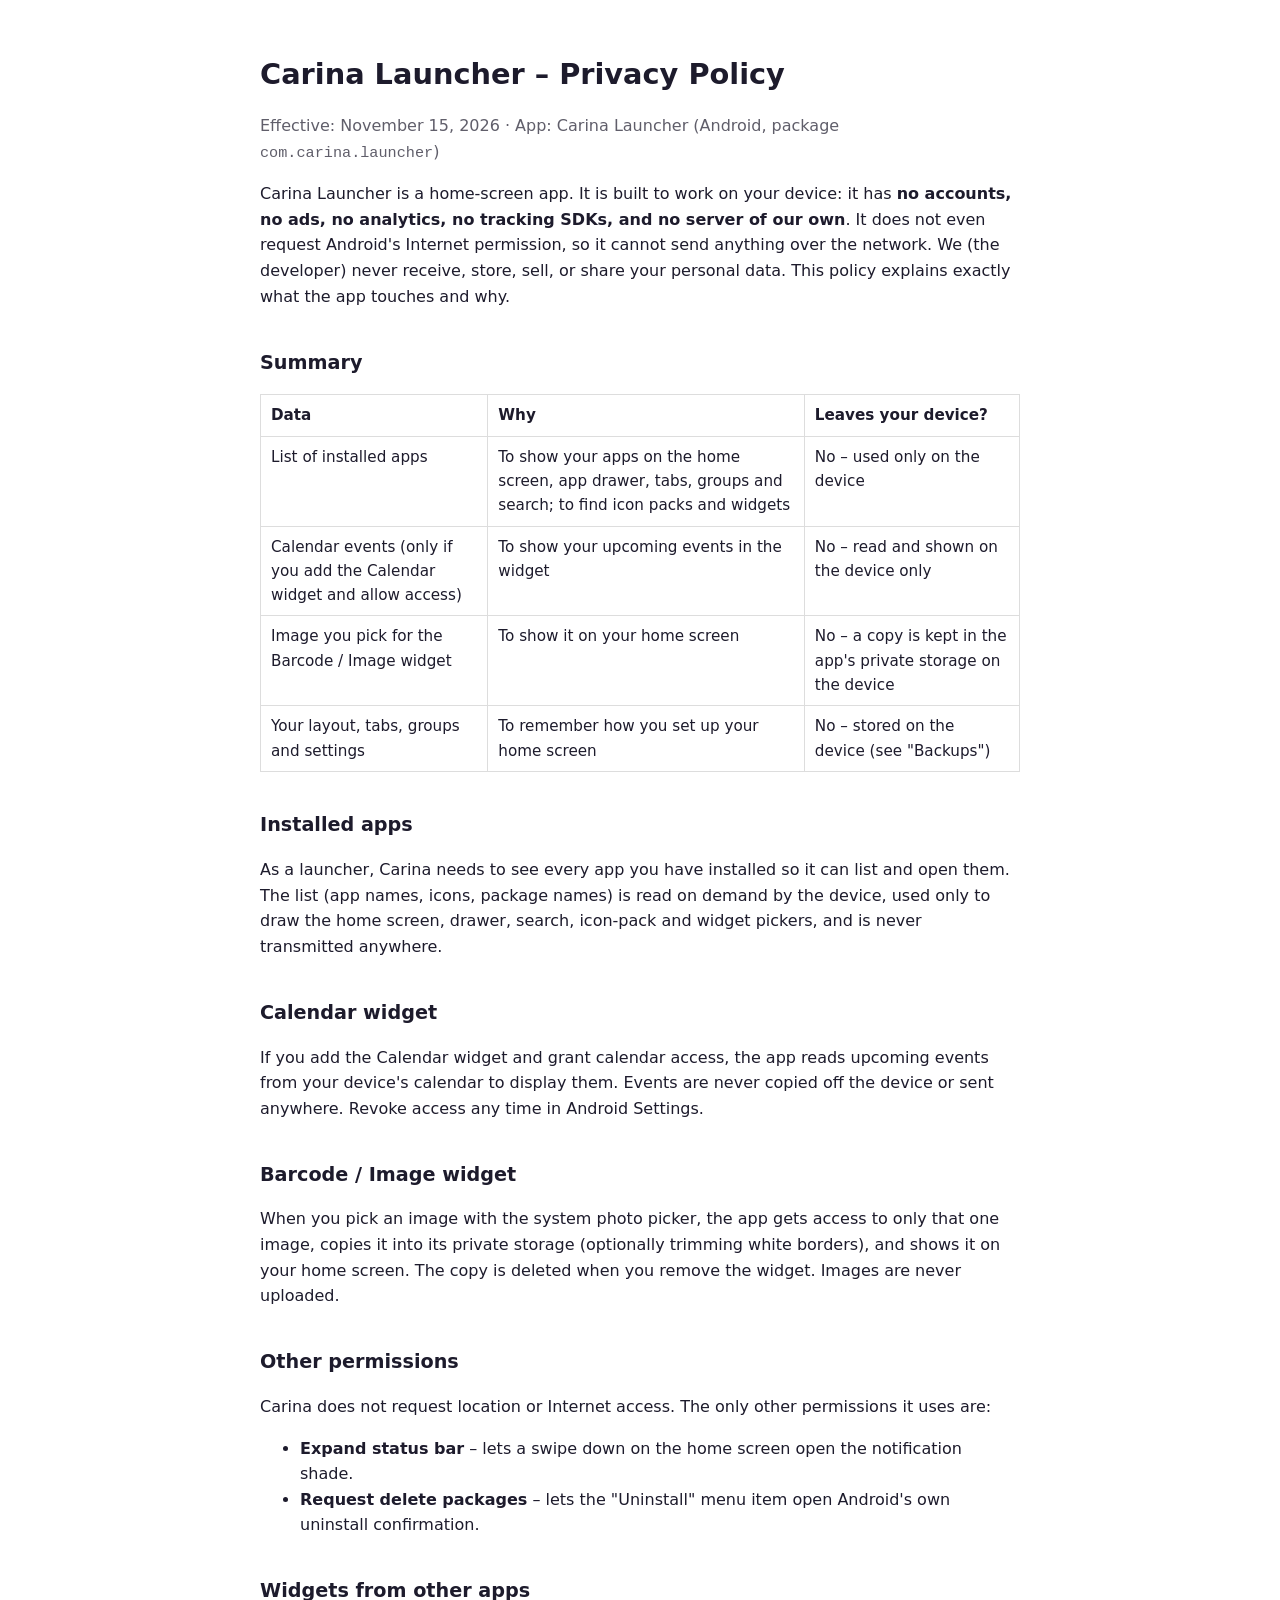
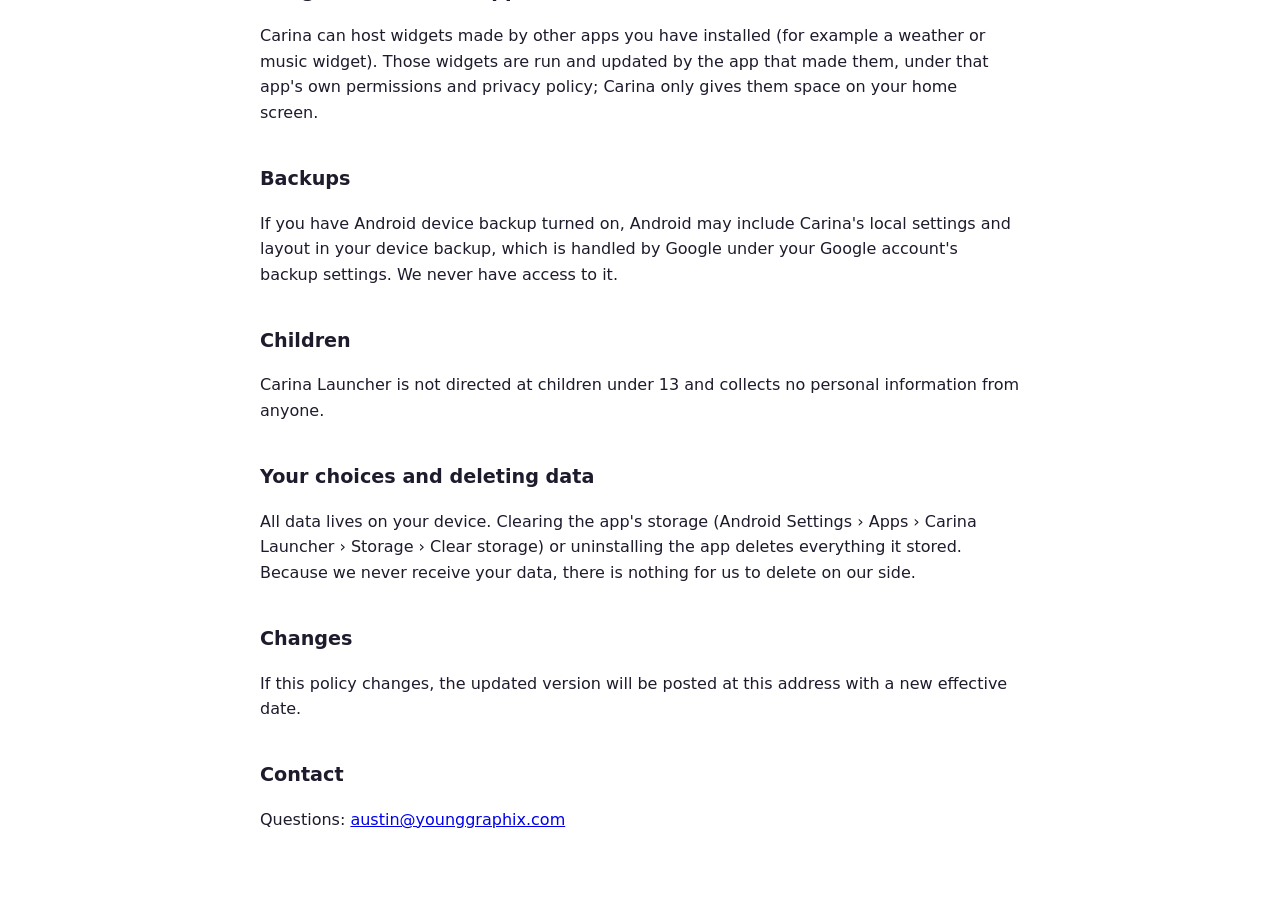
<file: sources/launcher.html>
<!doctype html>
<html lang="en">
<head>
<meta charset="utf-8">
<meta name="viewport" content="width=device-width, initial-scale=1">
<title>Carina Launcher – Privacy Policy</title>
<style>
  :root { color-scheme: light dark; }
  body { font: 16px/1.6 system-ui, -apple-system, "Segoe UI", Roboto, sans-serif; max-width: 760px; margin: 0 auto; padding: 32px 20px 64px; color: #1d1b2c; background: #fff; }
  @media (prefers-color-scheme: dark) { body { color: #e9e7f5; background: #15132a; } a { color: #ffc857; } td, th { border-color: #3a3760 !important; } }
  h1 { font-size: 1.8em; margin-bottom: 0.1em; }
  h2 { font-size: 1.2em; margin-top: 2em; }
  .muted { opacity: 0.7; }
  table { border-collapse: collapse; width: 100%; font-size: 0.95em; }
  th, td { text-align: left; vertical-align: top; border: 1px solid #ddd; padding: 8px 10px; }
  code { font-size: 0.95em; }
</style>
</head>
<body>
<h1>Carina Launcher – Privacy Policy</h1>
<p class="muted">Effective: November 15, 2026 · App: Carina Launcher (Android, package <code>com.carina.launcher</code>)</p>

<p>Carina Launcher is a home-screen app. It is built to work on your device: it has <strong>no accounts, no ads, no analytics, no tracking SDKs, and no server of our own</strong>. It does not even request Android's Internet permission, so it cannot send anything over the network. We (the developer) never receive, store, sell, or share your personal data. This policy explains exactly what the app touches and why.</p>

<h2>Summary</h2>
<table>
  <tr><th>Data</th><th>Why</th><th>Leaves your device?</th></tr>
  <tr><td>List of installed apps</td><td>To show your apps on the home screen, app drawer, tabs, groups and search; to find icon packs and widgets</td><td>No – used only on the device</td></tr>
  <tr><td>Calendar events (only if you add the Calendar widget and allow access)</td><td>To show your upcoming events in the widget</td><td>No – read and shown on the device only</td></tr>
  <tr><td>Image you pick for the Barcode / Image widget</td><td>To show it on your home screen</td><td>No – a copy is kept in the app's private storage on the device</td></tr>
  <tr><td>Your layout, tabs, groups and settings</td><td>To remember how you set up your home screen</td><td>No – stored on the device (see "Backups")</td></tr>
</table>

<h2>Installed apps</h2>
<p>As a launcher, Carina needs to see every app you have installed so it can list and open them. The list (app names, icons, package names) is read on demand by the device, used only to draw the home screen, drawer, search, icon-pack and widget pickers, and is never transmitted anywhere.</p>

<h2>Calendar widget</h2>
<p>If you add the Calendar widget and grant calendar access, the app reads upcoming events from your device's calendar to display them. Events are never copied off the device or sent anywhere. Revoke access any time in Android Settings.</p>

<h2>Barcode / Image widget</h2>
<p>When you pick an image with the system photo picker, the app gets access to only that one image, copies it into its private storage (optionally trimming white borders), and shows it on your home screen. The copy is deleted when you remove the widget. Images are never uploaded.</p>

<h2>Other permissions</h2>
<p>Carina does not request location or Internet access. The only other permissions it uses are:</p>
<ul>
  <li><strong>Expand status bar</strong> – lets a swipe down on the home screen open the notification shade.</li>
  <li><strong>Request delete packages</strong> – lets the "Uninstall" menu item open Android's own uninstall confirmation.</li>
</ul>

<h2>Widgets from other apps</h2>
<p>Carina can host widgets made by other apps you have installed (for example a weather or music widget). Those widgets are run and updated by the app that made them, under that app's own permissions and privacy policy; Carina only gives them space on your home screen.</p>

<h2>Backups</h2>
<p>If you have Android device backup turned on, Android may include Carina's local settings and layout in your device backup, which is handled by Google under your Google account's backup settings. We never have access to it.</p>

<h2>Children</h2>
<p>Carina Launcher is not directed at children under 13 and collects no personal information from anyone.</p>

<h2>Your choices and deleting data</h2>
<p>All data lives on your device. Clearing the app's storage (Android Settings › Apps › Carina Launcher › Storage › Clear storage) or uninstalling the app deletes everything it stored. Because we never receive your data, there is nothing for us to delete on our side.</p>

<h2>Changes</h2>
<p>If this policy changes, the updated version will be posted at this address with a new effective date.</p>

<h2>Contact</h2>
<p>Questions: <a href="mailto:austin@younggraphix.com">austin@younggraphix.com</a></p>
</body>
</html>
</file>
<file: css/site.css>
:root {
  color-scheme: dark;
  --bg: #0e0e11;
  --surface: #151519;
  --surface-2: #1c1c21;
  --text: #eceaf2;
  --muted: #a9a7b3;
  --line: #3a3a42;
  --accent: #22d3ee;
  --accent-dim: #155e75;
}
* { box-sizing: border-box; }
html, body { margin: 0; padding: 0; }
body {
  font: 16px/1.65 system-ui, -apple-system, "Segoe UI", Roboto, sans-serif;
  background: var(--bg);
  color: var(--text);
  min-height: 100vh;
}
a { color: var(--accent); text-decoration: none; }
a:hover { text-decoration: underline; }
.wrap { max-width: 800px; margin: 0 auto; padding: 28px 22px 80px; }
header.site {
  display: flex;
  align-items: baseline;
  justify-content: space-between;
  gap: 16px;
  padding-bottom: 20px;
  margin-bottom: 32px;
  border-bottom: 1px solid var(--line);
}
.wordmark {
  font-size: 15px;
  font-weight: 650;
  letter-spacing: 0.08em;
  text-transform: uppercase;
  color: var(--text);
  text-decoration: none;
}
.wordmark:hover { color: var(--accent); text-decoration: none; }
.wordmark span { color: var(--accent); }
nav.top a { font-size: 14px; color: var(--muted); }
h1 { font-size: 2rem; line-height: 1.2; font-weight: 650; margin: 0 0 0.35em; letter-spacing: -0.02em; }
h2 { font-size: 1.15rem; margin: 2em 0 0.6em; font-weight: 650; }
h3 { font-size: 1.02rem; margin: 1.5em 0 0.5em; }
.lede, .muted, .effective { color: var(--muted); }
.effective { margin: 0 0 1.6em; font-size: 0.95rem; }
.lede { font-size: 1.05rem; margin: 0 0 2.2em; }
p { margin: 0 0 1em; }
ul, ol { margin: 0 0 1em; padding-left: 1.25em; }
li { margin: 0.25em 0; }
code {
  font-family: ui-monospace, "SF Mono", Menlo, Consolas, monospace;
  font-size: 0.9em;
  background: var(--surface-2);
  padding: 0.1em 0.35em;
  border-radius: 4px;
}
table {
  border-collapse: collapse;
  width: 100%;
  font-size: 0.95rem;
  margin: 0 0 1.4em;
}
th, td {
  text-align: left;
  vertical-align: top;
  border: 1px solid var(--line);
  padding: 8px 10px;
}
th { background: var(--surface); font-weight: 600; }
.apps { list-style: none; padding: 0; margin: 0 0 2.5em; display: grid; gap: 12px; }
.apps li {
  background: var(--surface);
  border: 1px solid var(--line);
  border-radius: 14px;
  padding: 16px 18px 14px;
  margin: 0;
}
.apps h2 { margin: 0 0 0.2em; font-size: 1.15rem; }
.pkg { font-size: 0.82rem; color: var(--muted); margin: 0 0 0.55em; }
.pkg code { background: transparent; padding: 0; color: var(--muted); }
.apps p { margin: 0 0 0.7em; color: var(--text); }
.note {
  background: var(--surface);
  border: 1px solid var(--line);
  border-radius: 12px;
  padding: 12px 14px;
  margin: 0 0 1.6em;
  color: var(--muted);
  font-size: 0.95rem;
}
footer.site {
  margin-top: 48px;
  padding-top: 20px;
  border-top: 1px solid var(--line);
  color: var(--muted);
  font-size: 0.95rem;
}
footer.site p { margin: 0 0 0.4em; }
strong { font-weight: 650; }
.back { display: inline-block; margin-bottom: 22px; color: var(--muted); font-size: 0.92rem; }
.desktop-promo {
  background: var(--surface);
  border: 1px solid var(--line);
  border-radius: 14px;
  padding: 16px 18px 14px;
  margin: 0 0 2.5em;
}
.desktop-promo h2 { margin: 0 0 0.35em; font-size: 1.15rem; }
.desktop-promo p { margin: 0; }
</file>
